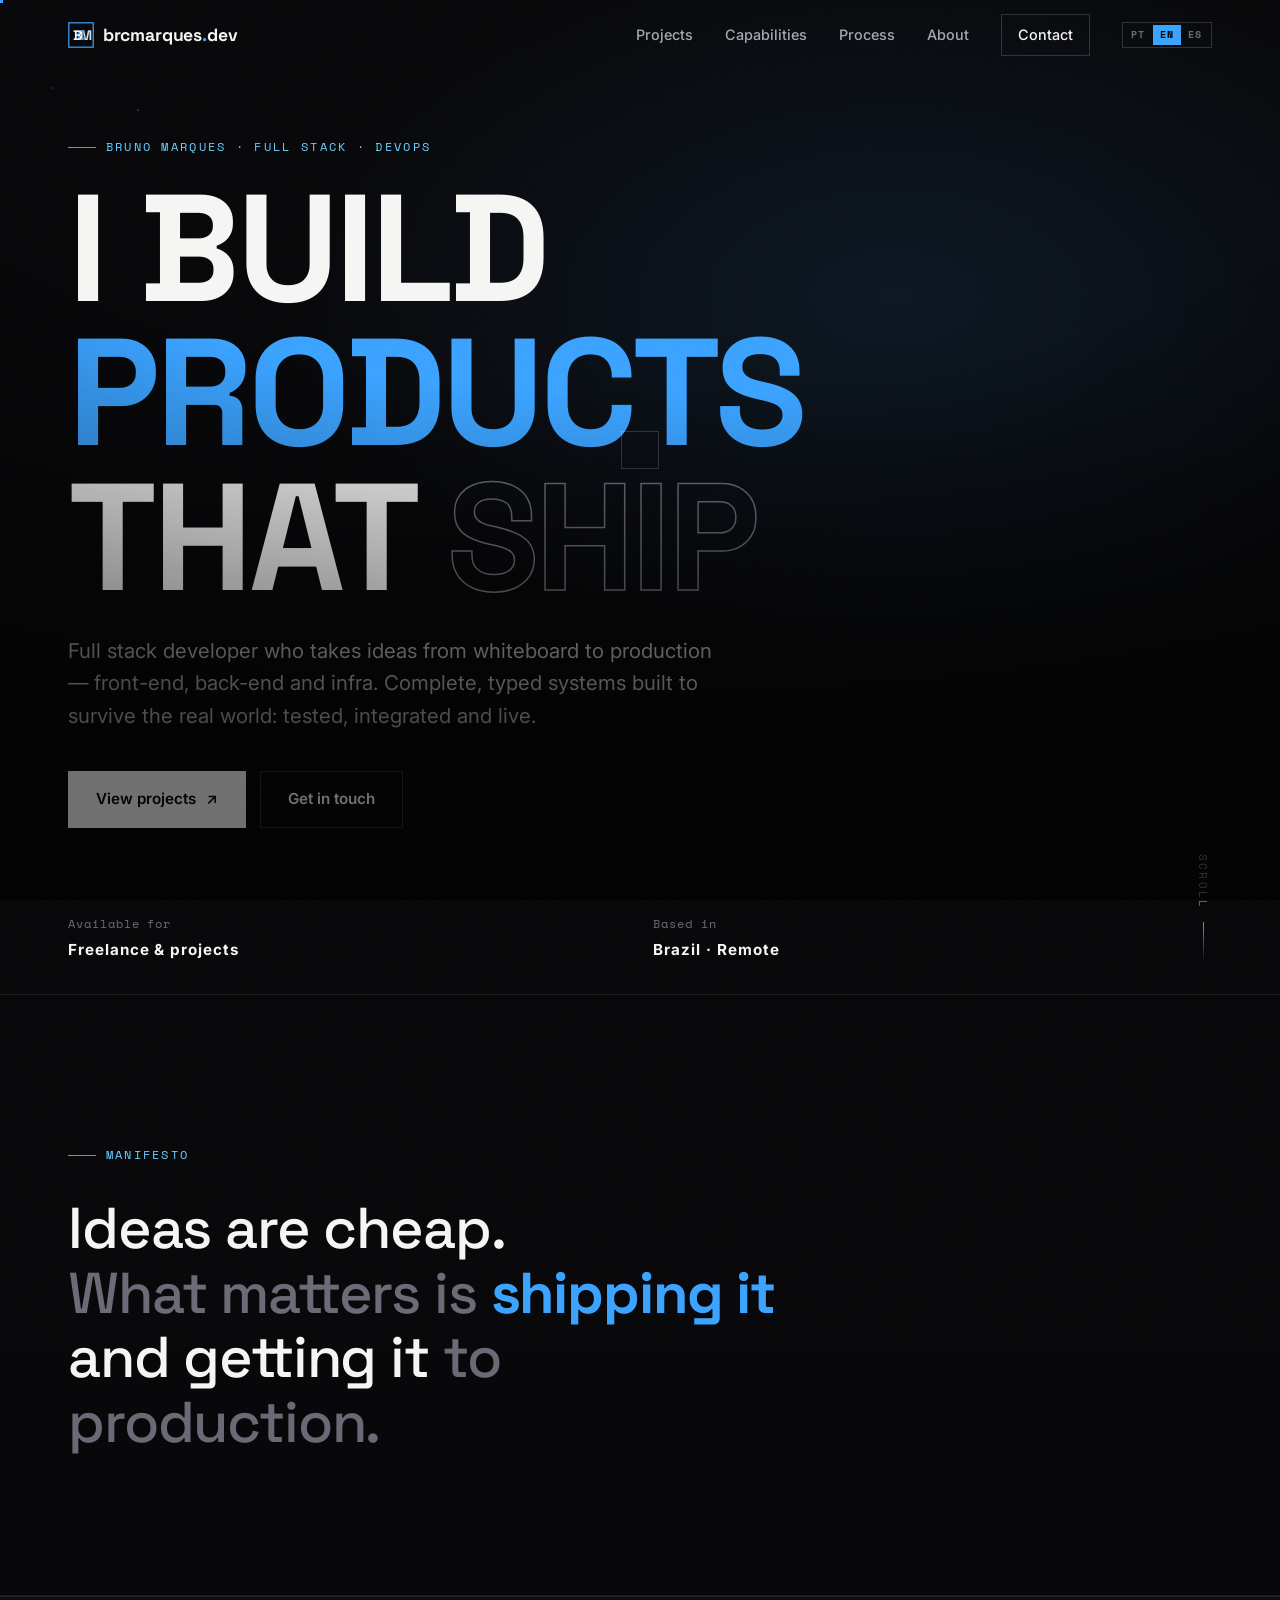
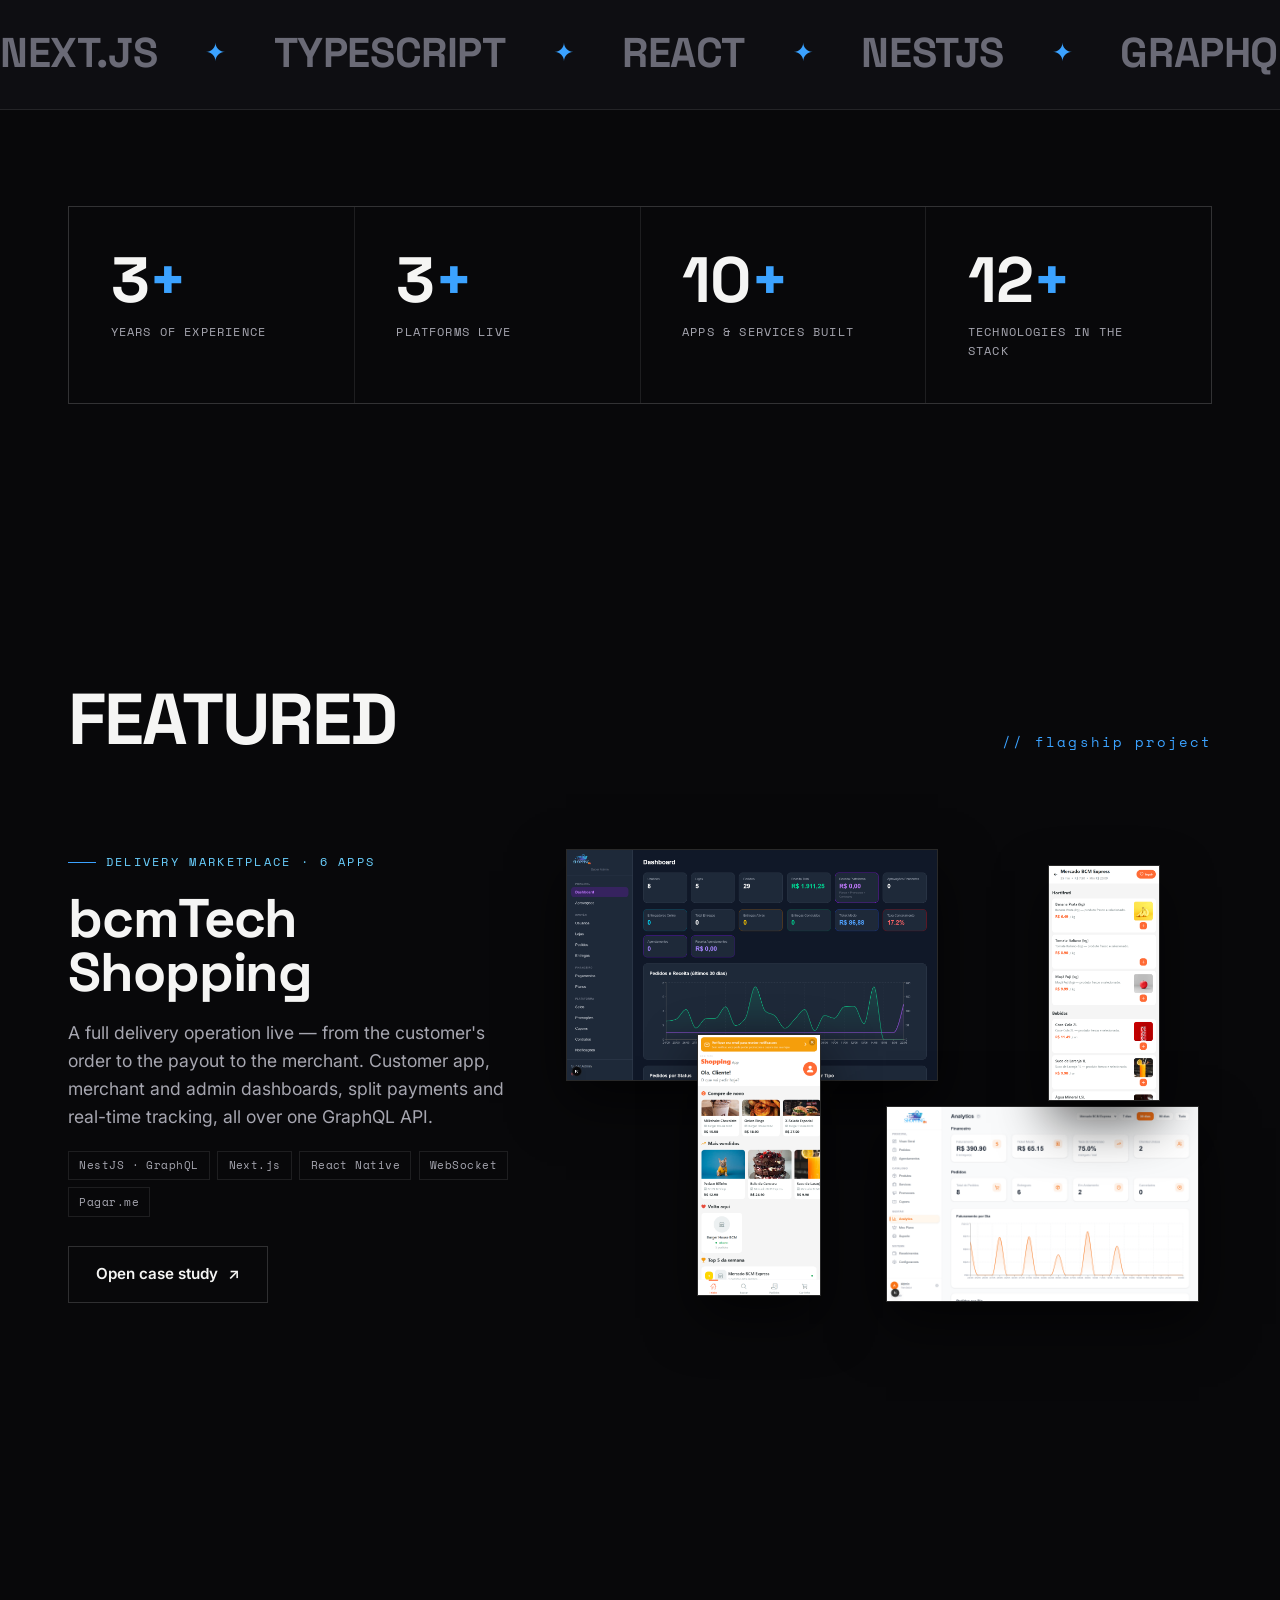
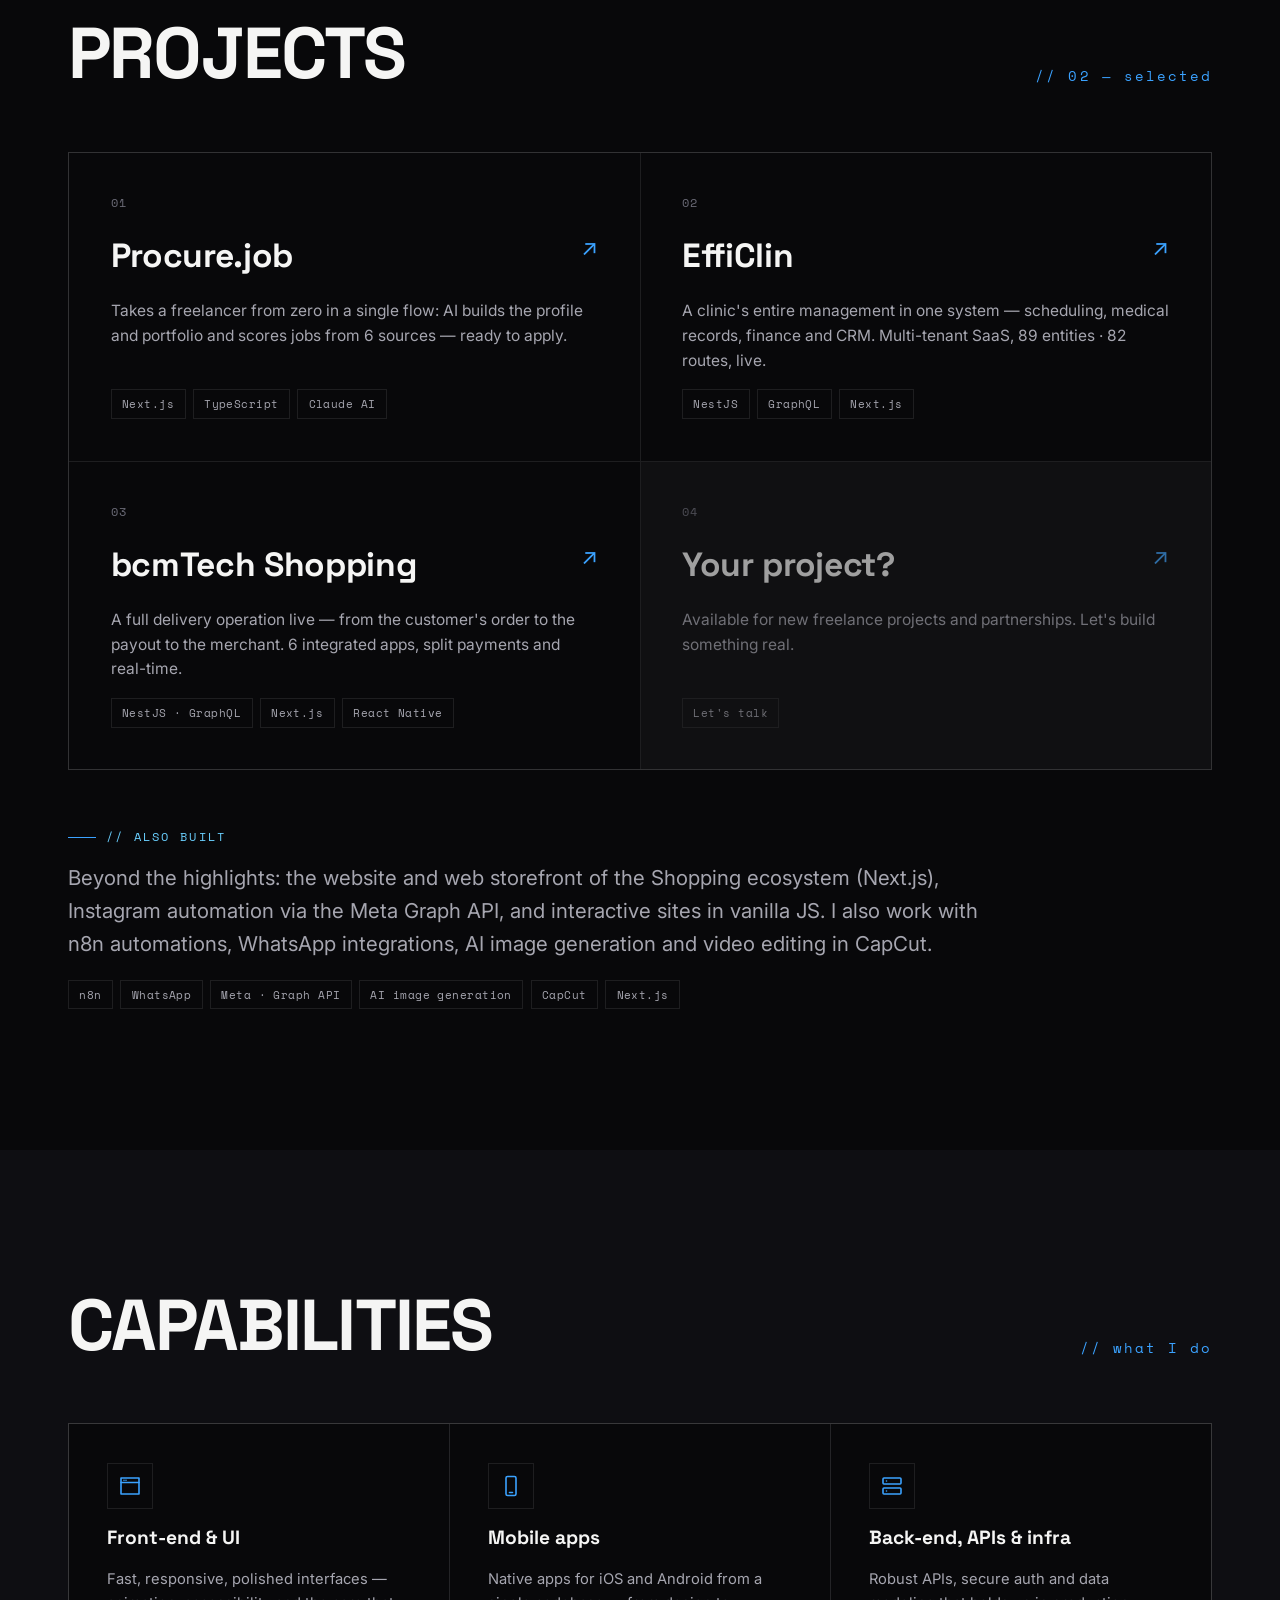
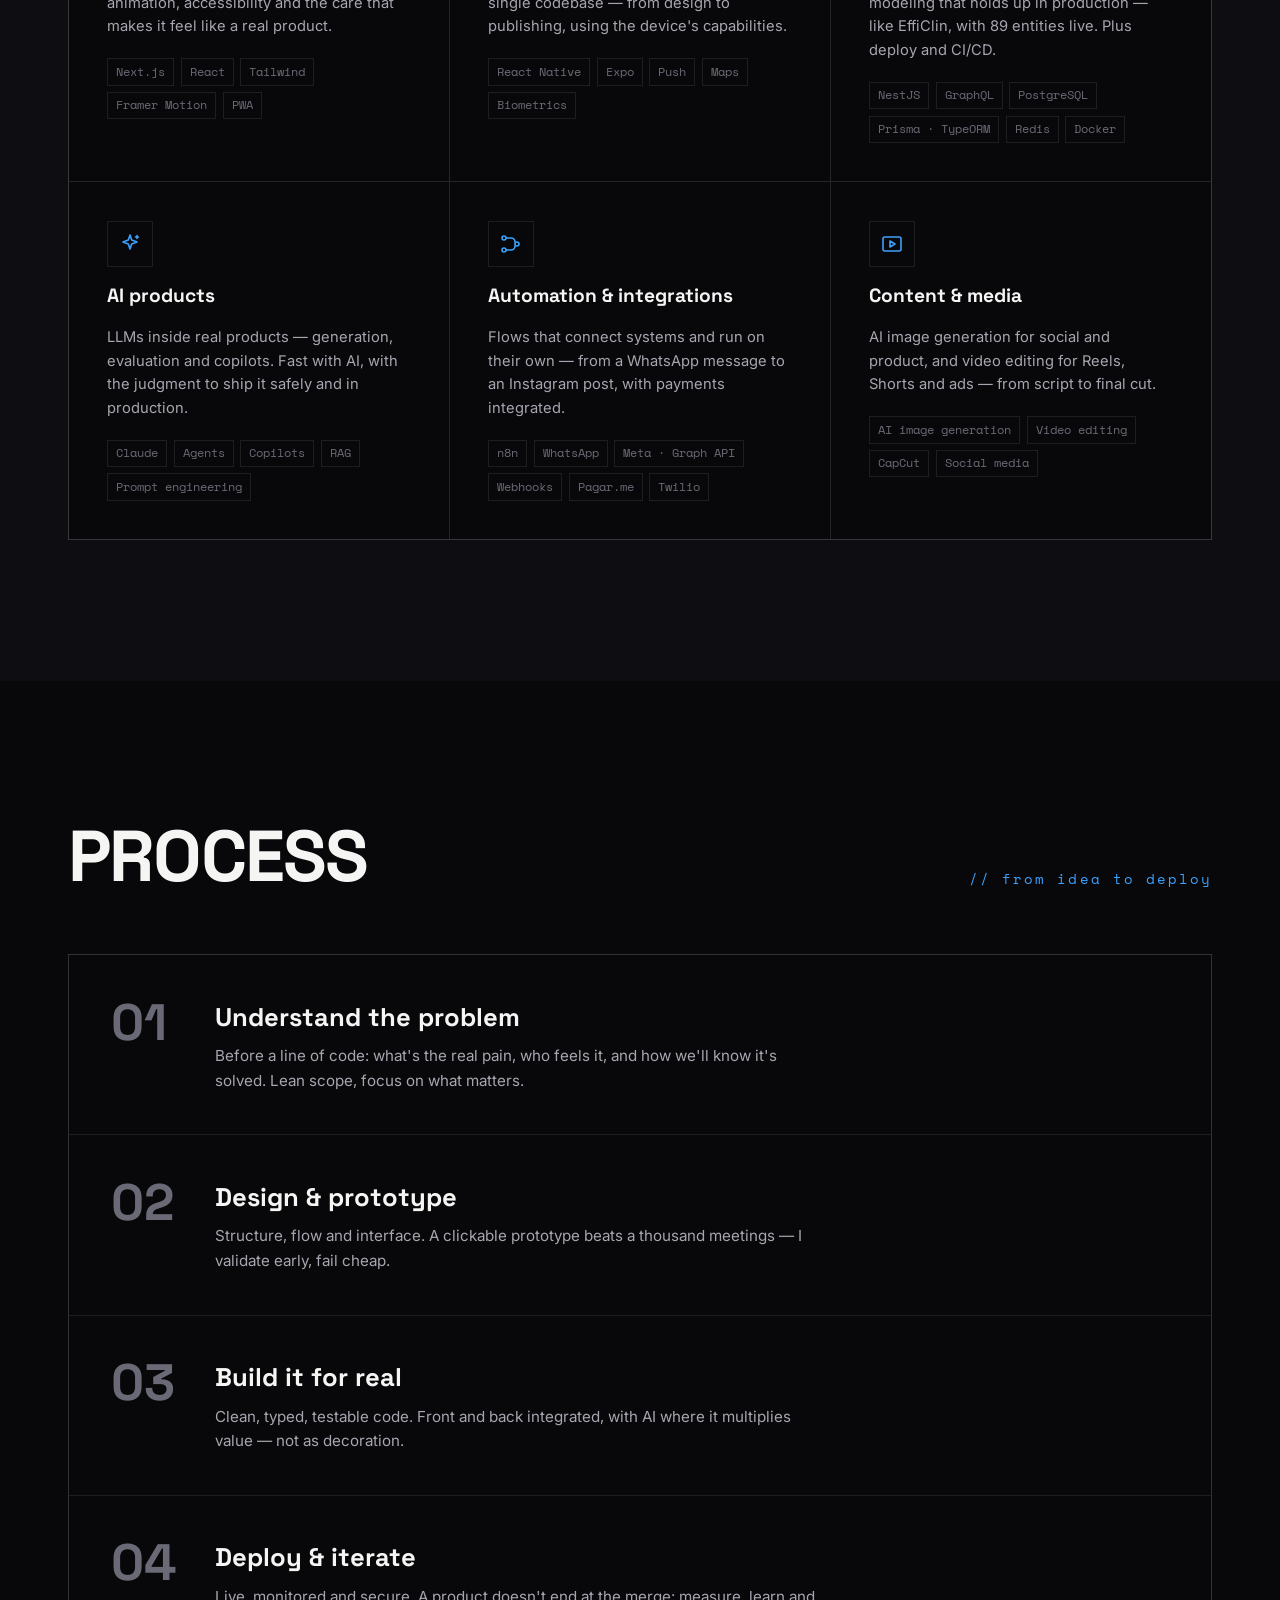
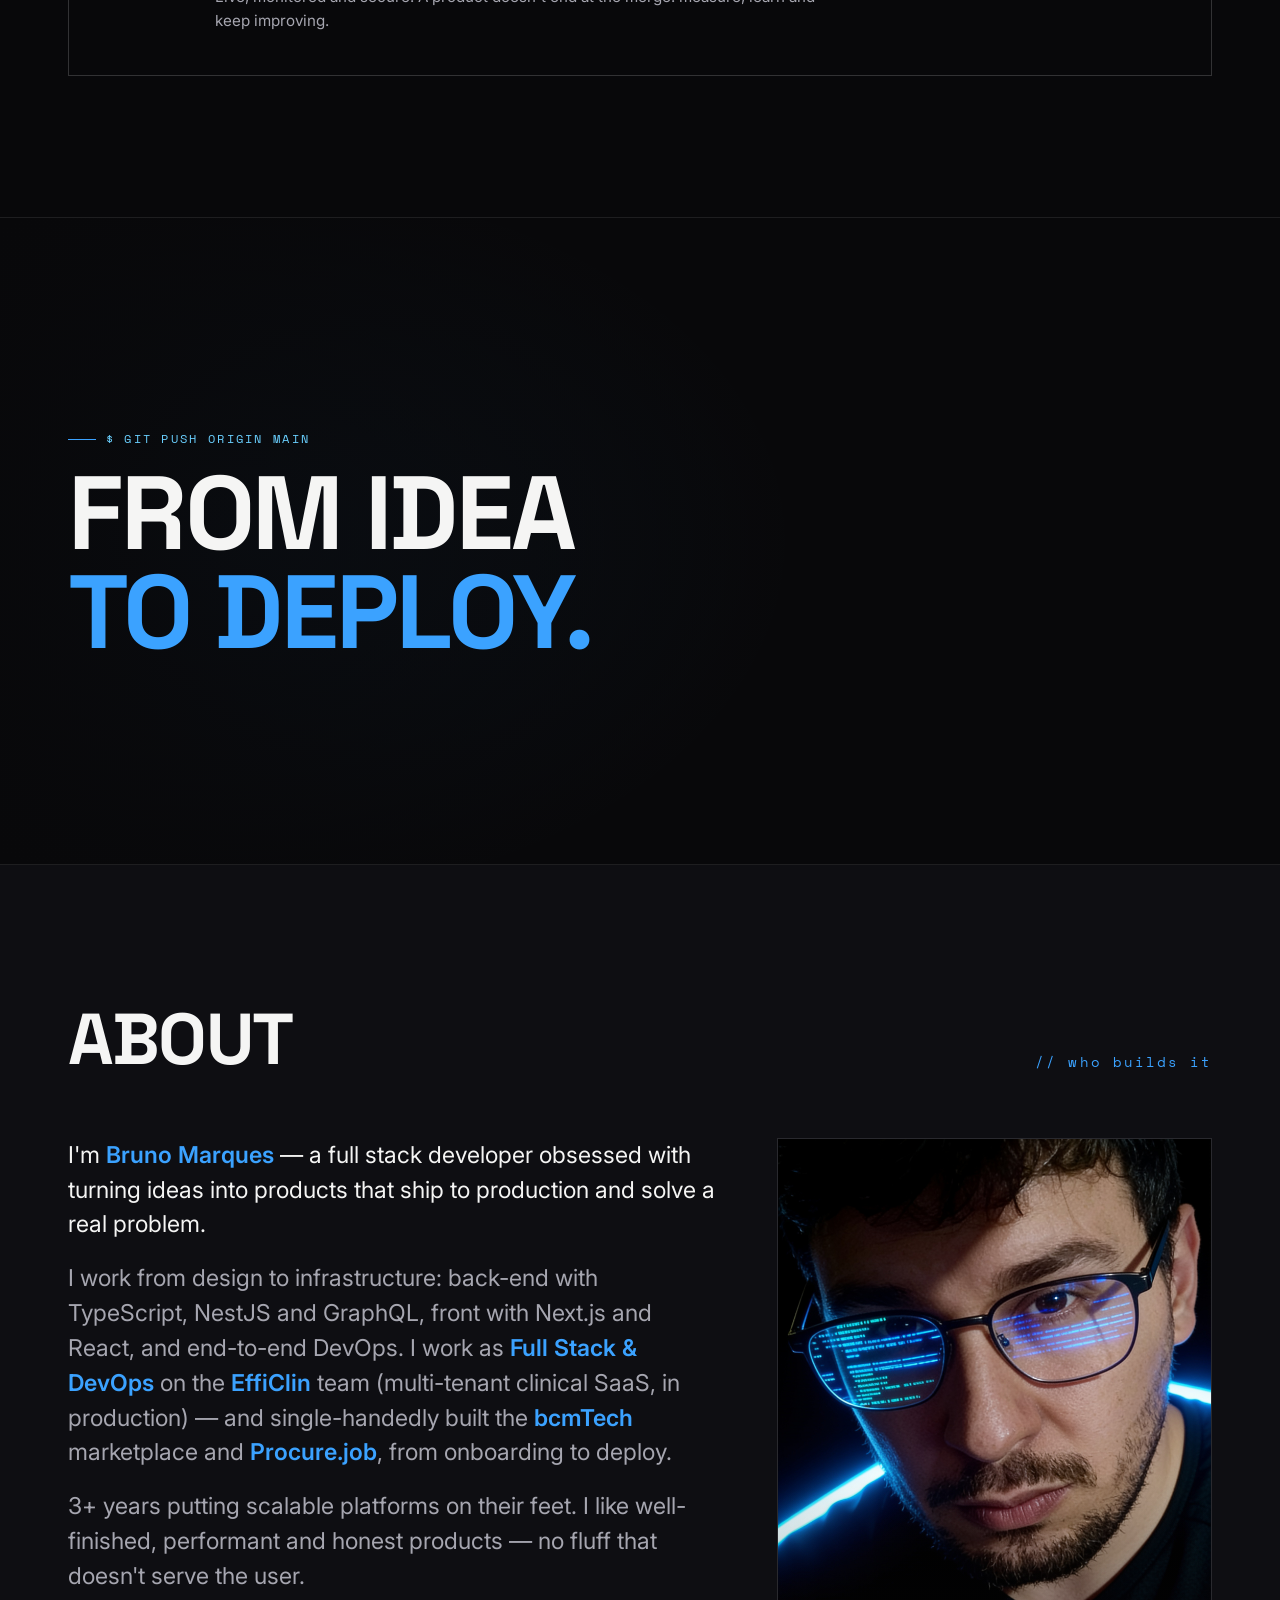
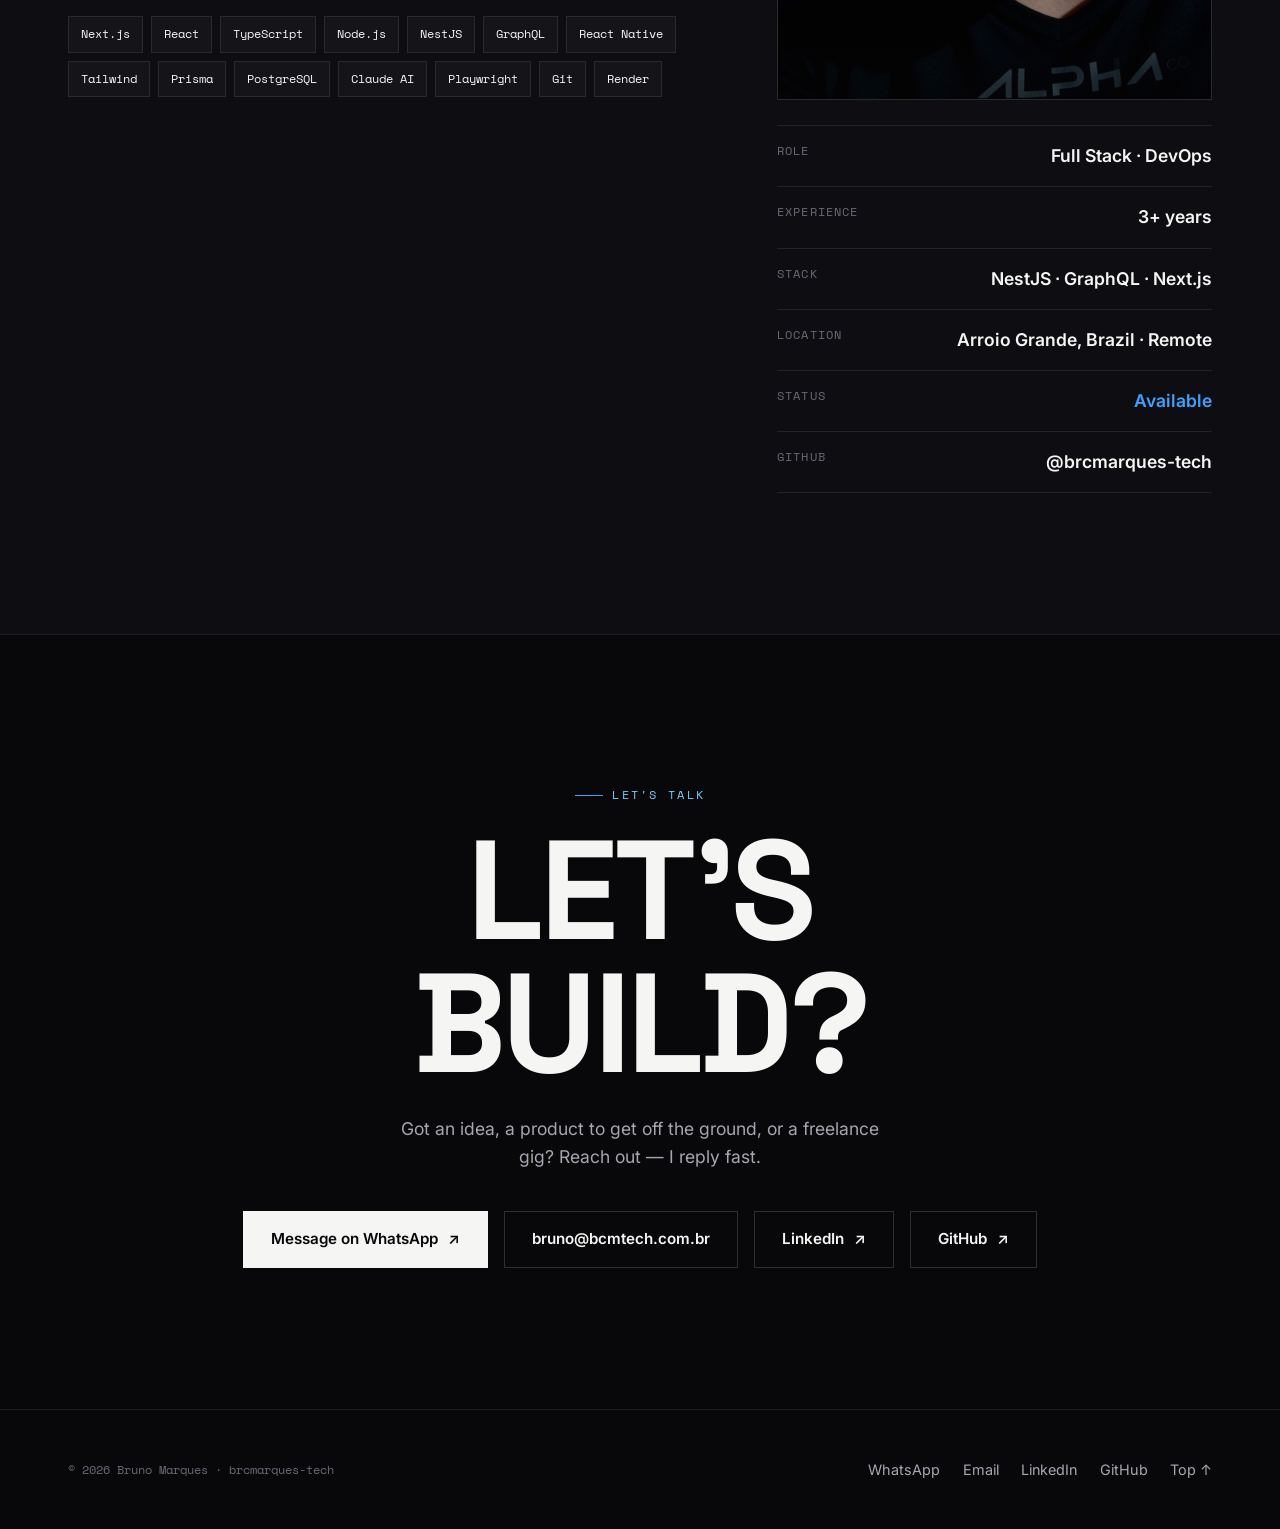
<file: index.html>
<!DOCTYPE html>
<html lang="pt-BR">
<head>
  <meta charset="UTF-8" />
  <meta name="viewport" content="width=device-width, initial-scale=1, viewport-fit=cover" />
  <title data-i18n="h_title">Bruno Marques — Desenvolvedor Full Stack</title>
  <meta name="description" data-i18n="h_desc" content="Portfólio de Bruno Marques (brcmarques-tech): desenvolvedor full stack — front-end, back-end e DevOps. bcmTech, EffiClin e Procure.job, da ideia ao deploy, em produção." />
  <meta name="theme-color" content="#08080a" />
  <meta name="author" content="Bruno Marques" />

  <!-- Open Graph -->
  <meta property="og:type" content="website" />
  <meta property="og:title" data-i18n="h_og_title" content="Bruno Marques — Desenvolvedor Full Stack" />
  <meta property="og:description" data-i18n="h_og_desc" content="Desenvolvedor full stack. Da ideia ao deploy. Procure.job e outros projetos." />
  <meta property="og:url" content="https://brcmarques-tech.github.io" />
  <meta property="og:image" content="https://brcmarques-tech.github.io/assets/img/me-portrait.jpg" />
  <meta name="twitter:card" content="summary_large_image" />
  <meta property="og:locale" content="pt_BR" />
  <meta property="og:locale:alternate" content="en_US" />
  <meta property="og:locale:alternate" content="es_ES" />

  <!-- i18n: SEO multilíngue (canonical é auto-referente por idioma via JS) -->
  <link rel="canonical" href="https://brcmarques-tech.github.io/" />
  <link rel="alternate" hreflang="pt-BR" href="https://brcmarques-tech.github.io/" />
  <link rel="alternate" hreflang="en" href="https://brcmarques-tech.github.io/?lang=en" />
  <link rel="alternate" hreflang="es" href="https://brcmarques-tech.github.io/?lang=es" />
  <link rel="alternate" hreflang="x-default" href="https://brcmarques-tech.github.io/" />

  <link rel="icon" href="assets/favicon.svg" type="image/svg+xml" />
  <link rel="preconnect" href="https://fonts.googleapis.com" />
  <link rel="preconnect" href="https://fonts.gstatic.com" crossorigin />
  <link href="https://fonts.googleapis.com/css2?family=Inter:wght@400;500;600;700&family=Space+Grotesk:wght@500;700&family=Space+Mono:wght@400;700&display=swap" rel="stylesheet" />
  <link rel="stylesheet" href="assets/css/style.css" />
</head>
<body>

  <!-- preloader -->
  <div class="preloader">
    <div class="pl-word"><span>brcmarques<b style="color:var(--accent)">.</b>dev</span></div>
    <div class="pl-count">000</div>
    <div class="pl-bar"></div>
  </div>

  <!-- fx layers -->
  <div class="grain" aria-hidden="true"></div>
  <div class="vignette" aria-hidden="true"></div>
  <div class="cursor-dot" aria-hidden="true"></div>
  <div class="cursor-ring" aria-hidden="true"></div>
  <div class="scroll-progress" aria-hidden="true"></div>

  <!-- nav -->
  <nav class="nav">
    <div class="wrap">
      <a href="#top" class="brand" data-i18n-aria="nav_home_aria" aria-label="Início">
        <svg class="mark" viewBox="0 0 32 32" fill="none" aria-hidden="true">
          <rect x="1" y="1" width="30" height="30" stroke="#3ba2ff" stroke-width="1.5"/>
          <g font-family="'Space Grotesk', system-ui, Arial, sans-serif" font-weight="700" font-size="17" text-anchor="middle">
            <text x="22" y="22" fill="#f5f5f4" opacity="0.9">M</text>
            <text x="16.5" y="22" fill="#3ba2ff" opacity="0.92">C</text>
            <text x="11" y="22" fill="#f5f5f4">B</text>
          </g>
        </svg>
        <span>brcmarques<b>.</b>dev</span>
      </a>
      <div class="nav-links">
        <a href="#projetos" data-i18n="nav_projects">Projetos</a>
        <a href="#capacidades" class="hide-sm" data-i18n="nav_caps">Capacidades</a>
        <a href="#processo" class="hide-sm" data-i18n="nav_process">Processo</a>
        <a href="#sobre" class="hide-sm" data-i18n="nav_about">Sobre</a>
        <a href="#contato" class="nav-cta" data-magnetic="0.25" data-i18n="nav_contact">Contato</a>
        <div class="lang" role="group" aria-label="Idioma / Language / Idioma">
          <button type="button" data-lang="pt">PT</button>
          <button type="button" data-lang="en">EN</button>
          <button type="button" data-lang="es">ES</button>
        </div>
      </div>
    </div>
  </nav>

  <!-- hero -->
  <header class="hero" id="top">
    <canvas id="hero-canvas" aria-hidden="true"></canvas>
    <div class="wrap">
      <span class="eyebrow r" data-i18n="h_hero_eyebrow">Bruno Marques · Full Stack · DevOps</span>
      <h1 class="display" data-split data-i18n="h_hero_title">
        Eu construo<br><span class="accent">produtos</span><br>que <span class="outline">vão pro</span> ar
      </h1>
      <p class="lead r d2" data-i18n="h_hero_lead">Desenvolvedor full stack que leva ideias da prancheta à produção — front-end, back-end e infra. Sistemas completos, tipados e que aguentam o mundo real: testados, integrados e no ar.</p>
      <div class="hero-actions r d3">
        <a href="#projetos" class="btn btn-solid" data-magnetic="0.3"><span data-i18n="h_btn_projects">Ver projetos</span> <span class="ar">↗</span></a>
        <a href="#contato" class="btn" data-magnetic="0.3"><span data-i18n="h_btn_talk">Falar comigo</span></a>
      </div>
    </div>
    <div class="hero-meta">
      <div class="wrap">
        <div class="item" data-i18n="h_meta_avail">Disponível para<b>Freelance & projetos</b></div>
        <div class="item" data-i18n="h_meta_base">Base<b>Brasil · Remoto</b></div>
        <div class="scroll-hint">SCROLL</div>
      </div>
    </div>
  </header>

  <main>
    <!-- manifesto -->
    <section class="manifesto" id="manifesto">
      <div class="wrap">
        <p class="eyebrow r" style="margin-bottom:2rem;">Manifesto</p>
        <p class="big" data-split data-i18n="h_manifesto">
          Ideias são baratas.<br><em>O que importa é</em> <b>colocar de pé</b><br>e fazer chegar <em>em produção.</em>
        </p>
      </div>
    </section>

    <!-- marquee -->
    <div class="marquee" aria-hidden="true">
      <div class="marquee-track">
        <span>Next.js</span><span>TypeScript</span><span>React</span><span>NestJS</span><span>GraphQL</span><span>Node.js</span><span>React Native</span><span>PostgreSQL</span><span>Claude AI</span><span>Tailwind</span><span>Playwright</span>
        <span>Next.js</span><span>TypeScript</span><span>React</span><span>NestJS</span><span>GraphQL</span><span>Node.js</span><span>React Native</span><span>PostgreSQL</span><span>Claude AI</span><span>Tailwind</span><span>Playwright</span>
      </div>
    </div>

    <!-- stats -->
    <section style="padding-top:clamp(3rem,8vw,6rem);">
      <div class="wrap">
        <div class="stats">
          <div class="stat r"><div class="num"><span data-count="3" data-suffix="">0</span><span class="suf">+</span></div><div class="lbl" data-i18n="h_stat_years">Anos de experiência</div></div>
          <div class="stat r d1"><div class="num"><span data-count="3" data-suffix="">0</span><span class="suf">+</span></div><div class="lbl" data-i18n="h_stat_platforms">Plataformas no ar</div></div>
          <div class="stat r d2"><div class="num"><span data-count="10" data-suffix="">0</span><span class="suf">+</span></div><div class="lbl" data-i18n="h_stat_apps">Apps & serviços construídos</div></div>
          <div class="stat r d3"><div class="num"><span data-count="12" data-suffix="">0</span><span class="suf">+</span></div><div class="lbl" data-i18n="h_stat_tech">Tecnologias no stack</div></div>
        </div>
      </div>
    </section>

    <!-- featured -->
    <section id="destaque">
      <div class="wrap">
        <div class="section-head">
          <h2 class="display r" data-i18n="h_featured_h2">Em destaque</h2>
          <span class="idx r d1" data-i18n="h_featured_idx">// projeto principal</span>
        </div>
        <a class="featured r" href="projects/bcm-shopping.html" data-i18n-aria="h_featured_aria" aria-label="Abrir case bcmTech Shopping">
          <div class="inner">
            <div class="copy">
              <span class="eyebrow" data-i18n="h_feat_eyebrow">Marketplace de delivery · 6 apps</span>
              <h3>bcmTech Shopping</h3>
              <p class="muted" data-i18n="h_feat_desc">Uma operação de delivery inteira no ar — do pedido do cliente ao repasse pro lojista. App do cliente, painéis de lojista e admin, pagamento com split e rastreamento em tempo real, tudo sobre uma API GraphQL.</p>
              <div class="tags">
                <span class="tag">NestJS · GraphQL</span><span class="tag">Next.js</span><span class="tag">React Native</span><span class="tag">WebSocket</span><span class="tag">Pagar.me</span>
              </div>
              <span class="btn" style="align-self:start;margin-top:0.6rem;"><span data-i18n="h_feat_btn">Abrir case</span> <span class="ar">↗</span></span>
            </div>
            <div class="feat-gallery">
              <figure class="fcard web c1"><img src="assets/img/bcm-shopping/sa-dashboard.png" data-i18n-alt="h_feat_alt1" alt="Painel super-admin (web)" loading="lazy" /></figure>
              <figure class="fcard phone c2"><img src="assets/img/bcm-shopping/app-home.png" data-i18n-alt="h_feat_alt2" alt="App do cliente — home" loading="lazy" /></figure>
              <figure class="fcard web c3"><img src="assets/img/bcm-shopping/vendor-analytics.png" data-i18n-alt="h_feat_alt3" alt="Analytics do lojista (web)" loading="lazy" /></figure>
              <figure class="fcard phone c4"><img src="assets/img/bcm-shopping/app-loja.png" data-i18n-alt="h_feat_alt4" alt="App do cliente — loja" loading="lazy" /></figure>
              <span class="feat-swipe" data-i18n="h_feat_swipe">deslize →</span>
            </div>
          </div>
        </a>
      </div>
    </section>

    <!-- projects grid -->
    <section id="projetos">
      <div class="wrap">
        <div class="section-head">
          <h2 class="display r" data-i18n="h_projects_h2">Projetos</h2>
          <span class="idx r d1" data-i18n="h_projects_idx">// 02 — selecionados</span>
        </div>
        <div class="projects">
          <a class="proj r" href="projects/procure-job.html">
            <span class="num-tag">01</span>
            <div class="top"><h3>Procure.job</h3><span class="arrow">↗</span></div>
            <p data-i18n="h_p1_desc">Tira o freelancer do zero num fluxo só: a IA gera perfil e portfólio e pontua vagas de 6 fontes — pronto pra se candidatar.</p>
            <div class="tags"><span class="tag">Next.js</span><span class="tag">TypeScript</span><span class="tag">Claude AI</span></div>
          </a>
          <a class="proj r d1" href="projects/efficlin.html">
            <span class="num-tag">02</span>
            <div class="top"><h3>EffiClin</h3><span class="arrow">↗</span></div>
            <p data-i18n="h_p2_desc">A gestão inteira da clínica num sistema só — agenda, prontuário, financeiro e CRM. SaaS multi-tenant, 89 entidades · 82 rotas, no ar.</p>
            <div class="tags"><span class="tag">NestJS</span><span class="tag">GraphQL</span><span class="tag">Next.js</span></div>
          </a>
          <a class="proj r d2" href="projects/bcm-shopping.html">
            <span class="num-tag">03</span>
            <div class="top"><h3>bcmTech Shopping</h3><span class="arrow">↗</span></div>
            <p data-i18n="h_p3_desc">Uma operação de delivery inteira no ar — do pedido do cliente ao repasse pro lojista. 6 apps integrados, pagamento com split e tempo real.</p>
            <div class="tags"><span class="tag">NestJS · GraphQL</span><span class="tag">Next.js</span><span class="tag">React Native</span></div>
          </a>
          <a class="proj soon r d3" href="projects/seu-projeto.html">
            <span class="num-tag">04</span>
            <div class="top"><h3 data-i18n="h_p4_title">Seu projeto?</h3><span class="arrow">↗</span></div>
            <p data-i18n="h_p4_desc">Disponível para novos projetos freelance e parcerias. Bora construir algo de verdade.</p>
            <div class="tags"><span class="tag" data-i18n="h_p4_tag">Vamos conversar</span></div>
          </a>
        </div>
        <div class="more-work r" style="margin-top:clamp(2.2rem,5vw,3.6rem);">
          <span class="eyebrow" style="display:flex;margin-bottom:1rem;" data-i18n="h_more_label">// também já fiz</span>
          <p class="lead" style="max-width:70ch;" data-i18n="h_more_desc">Além dos destaques: o site e o storefront web do ecossistema Shopping (Next.js), automação de Instagram via Meta Graph API e sites interativos em JS puro. Também trabalho com automações no n8n, integrações de WhatsApp, geração de imagens com IA e edição de vídeo no CapCut.</p>
          <div class="tags" style="margin-top:1.2rem;"><span class="tag">n8n</span><span class="tag">WhatsApp</span><span class="tag">Meta · Graph API</span><span class="tag" data-i18n="h_tag_img">Geração de imagens · IA</span><span class="tag">CapCut</span><span class="tag">Next.js</span></div>
        </div>
      </div>
    </section>

    <!-- capabilities -->
    <section id="capacidades" style="background:var(--bg-2);">
      <div class="wrap">
        <div class="section-head">
          <h2 class="display r" data-i18n="h_caps_h2">Capacidades</h2>
          <span class="idx r d1" data-i18n="h_caps_idx">// o que eu faço</span>
        </div>
        <div class="caps">
          <div class="cap r">
            <div class="ic"><svg viewBox="0 0 24 24" aria-hidden="true"><rect x="3" y="4" width="18" height="16"/><path d="M3 8.5h18"/><path d="M6 6.2h.01M8 6.2h.01"/></svg></div>
            <h4 data-i18n="h_cap1_h">Front-end & UI</h4>
            <p data-i18n="h_cap1_p">Interfaces rápidas, responsivas e com acabamento — animação, acessibilidade e aquele capricho que faz parecer produto de verdade.</p>
            <ul><li>Next.js</li><li>React</li><li>Tailwind</li><li>Framer Motion</li><li>PWA</li></ul>
          </div>
          <div class="cap r d1">
            <div class="ic"><svg viewBox="0 0 24 24" aria-hidden="true"><rect x="7" y="2.5" width="10" height="19" rx="1.6"/><path d="M10.5 18.5h3"/></svg></div>
            <h4 data-i18n="h_cap2_h">Apps mobile</h4>
            <p data-i18n="h_cap2_p">Apps nativos pra iOS e Android com uma base de código só — do design à publicação, usando recursos do aparelho.</p>
            <ul><li>React Native</li><li>Expo</li><li>Push</li><li data-i18n="h_cap2_maps">Mapas</li><li data-i18n="h_cap2_bio">Biometria</li></ul>
          </div>
          <div class="cap r d2">
            <div class="ic"><svg viewBox="0 0 24 24" aria-hidden="true"><rect x="3" y="4" width="18" height="6" rx="1"/><rect x="3" y="14" width="18" height="6" rx="1"/><path d="M6.5 7h.01M6.5 17h.01"/></svg></div>
            <h4 data-i18n="h_cap3_h">Back-end, APIs & infra</h4>
            <p data-i18n="h_cap3_p">APIs robustas, auth segura e modelagem que aguenta produção — caso da EffiClin, com 89 entidades em produção. Mais deploy e CI/CD.</p>
            <ul><li>NestJS</li><li>GraphQL</li><li>PostgreSQL</li><li>Prisma · TypeORM</li><li>Redis</li><li>Docker</li></ul>
          </div>
          <div class="cap r d3">
            <div class="ic"><svg viewBox="0 0 24 24" aria-hidden="true"><path d="M12 3l1.7 5.1L19 10l-5.3 1.9L12 17l-1.7-5.1L5 10l5.3-1.9z"/><path d="M19 3.5v3M20.5 5h-3"/></svg></div>
            <h4 data-i18n="h_cap4_h">Produtos com IA</h4>
            <p data-i18n="h_cap4_p">LLMs dentro de produtos reais — geração, avaliação e copilotos. Rápido com IA, com o julgamento pra entregar seguro e em produção.</p>
            <ul><li>Claude</li><li data-i18n="h_cap4_agents">Agentes</li><li data-i18n="h_cap4_copilots">Copilotos</li><li>RAG</li><li>Prompt engineering</li></ul>
          </div>
          <div class="cap r d4">
            <div class="ic"><svg viewBox="0 0 24 24" aria-hidden="true"><circle cx="5" cy="6" r="2"/><circle cx="5" cy="18" r="2"/><circle cx="18" cy="12" r="2"/><path d="M7 6h5a4 4 0 0 1 4 4M7 18h5a4 4 0 0 0 4-4"/></svg></div>
            <h4 data-i18n="h_cap5_h">Automação & integrações</h4>
            <p data-i18n="h_cap5_p">Fluxos que conectam sistemas e rodam sozinhos — do disparo no WhatsApp ao post no Instagram, com pagamentos integrados.</p>
            <ul><li>n8n</li><li>WhatsApp</li><li>Meta · Graph API</li><li>Webhooks</li><li>Pagar.me</li><li>Twilio</li></ul>
          </div>
          <div class="cap r d5">
            <div class="ic"><svg viewBox="0 0 24 24" aria-hidden="true"><rect x="3" y="5" width="18" height="14" rx="2"/><path d="M10 9l5 3-5 3z"/></svg></div>
            <h4 data-i18n="h_cap6_h">Conteúdo & mídia</h4>
            <p data-i18n="h_cap6_p">Geração de imagens com IA pra social e produto, e edição de vídeo pra Reels, Shorts e anúncios — do roteiro ao corte final.</p>
            <ul><li data-i18n="h_cap6_img">Geração de imagens · IA</li><li data-i18n="h_cap6_video">Edição de vídeo</li><li>CapCut</li><li>Social media</li></ul>
          </div>
        </div>
      </div>
    </section>

    <!-- process -->
    <section id="processo">
      <div class="wrap">
        <div class="section-head">
          <h2 class="display r" data-i18n="h_proc_h2">Processo</h2>
          <span class="idx r d1" data-i18n="h_proc_idx">// da ideia ao deploy</span>
        </div>
        <div class="timeline">
          <div class="step r"><div class="no">01</div><div><h4 data-i18n="h_step1_h">Entender o problema</h4><p data-i18n="h_step1_p">Antes de uma linha de código: qual é a dor real, quem sente, e como saberemos que resolveu. Escopo enxuto, foco no que importa.</p></div></div>
          <div class="step r d1"><div class="no">02</div><div><h4 data-i18n="h_step2_h">Desenhar & prototipar</h4><p data-i18n="h_step2_p">Estrutura, fluxo e interface. Um protótipo navegável vale mais que mil reuniões — valido cedo, erro barato.</p></div></div>
          <div class="step r d2"><div class="no">03</div><div><h4 data-i18n="h_step3_h">Construir de verdade</h4><p data-i18n="h_step3_p">Código limpo, tipado e testável. Front e back integrados, com IA onde ela multiplica valor — não como enfeite.</p></div></div>
          <div class="step r d3"><div class="no">04</div><div><h4 data-i18n="h_step4_h">Deploy & iterar</h4><p data-i18n="h_step4_p">No ar, monitorado e seguro. Produto não termina no merge: mede, aprende e melhora continuamente.</p></div></div>
        </div>
      </div>
    </section>

    <!-- cinematic band -->
    <section class="band" aria-label="Modo build">
      <div class="band-img" data-parallax="0.16" style="background-image:url('assets/img/me-band.jpg')"></div>
      <div class="band-overlay"></div>
      <div class="wrap band-content">
        <span class="eyebrow r" style="color:var(--accent-2);">$ git push origin main</span>
        <p class="display band-quote r d1" data-split data-i18n="h_band">Da ideia<br><span class="accent">ao deploy.</span></p>
      </div>
    </section>

    <!-- about -->
    <section id="sobre" style="background:var(--bg-2);">
      <div class="wrap">
        <div class="section-head">
          <h2 class="display r" data-i18n="h_about_h2">Sobre</h2>
          <span class="idx r d1" data-i18n="h_about_idx">// quem constrói</span>
        </div>
        <div class="about-grid">
          <div class="bio">
            <p class="first r" data-i18n="h_bio1">Sou <strong>Bruno Marques</strong> — desenvolvedor full stack obcecado por transformar ideias em produtos que vão pra produção e resolvem um problema de verdade.</p>
            <p class="r d1" data-i18n="h_bio2">Trabalho do design à infraestrutura: back-end com TypeScript, NestJS e GraphQL, front com Next.js e React, e DevOps de ponta a ponta. Atuo como <strong>Full Stack & DevOps</strong> no time da <strong>EffiClin</strong> (SaaS clínico multi-tenant, em produção) — e construí sozinho o marketplace <strong>bcmTech</strong> e o <strong>Procure.job</strong>, do onboarding ao deploy.</p>
            <p class="r d2" data-i18n="h_bio3">3+ anos colocando plataformas escaláveis de pé. Gosto de produto bem acabado, performático e honesto — sem firula que não serve ao usuário.</p>
            <div class="skill-list r d3">
              <span class="skill">Next.js</span><span class="skill">React</span><span class="skill">TypeScript</span><span class="skill">Node.js</span><span class="skill">NestJS</span><span class="skill">GraphQL</span><span class="skill">React Native</span><span class="skill">Tailwind</span><span class="skill">Prisma</span><span class="skill">PostgreSQL</span><span class="skill">Claude AI</span><span class="skill">Playwright</span><span class="skill">Git</span><span class="skill">Render</span>
            </div>
          </div>
          <div class="r d1">
            <figure class="about-photo">
              <img src="assets/img/me-portrait.jpg" alt="Bruno Marques" loading="lazy" />
            </figure>
            <div class="facts">
              <div class="fact"><span class="k" data-i18n="h_fact_role_k">Função</span><span class="v">Full Stack · DevOps</span></div>
              <div class="fact"><span class="k" data-i18n="h_fact_exp_k">Experiência</span><span class="v" data-i18n="h_fact_exp_v">3+ anos</span></div>
              <div class="fact"><span class="k">Stack</span><span class="v">NestJS · GraphQL · Next.js</span></div>
              <div class="fact"><span class="k" data-i18n="h_fact_loc_k">Local</span><span class="v" data-i18n="h_fact_loc_v">Arroio Grande, RS · Remoto</span></div>
              <div class="fact"><span class="k" data-i18n="h_fact_status_k">Status</span><span class="v" style="color:var(--accent)" data-i18n="h_fact_status_v">Disponível</span></div>
              <div class="fact"><span class="k">GitHub</span><span class="v">@brcmarques-tech</span></div>
            </div>
          </div>
        </div>
      </div>
    </section>

    <!-- CTA -->
    <section class="cta" id="contato">
      <div class="wrap">
        <span class="eyebrow r" style="justify-content:center;" data-i18n="h_cta_eyebrow">Vamos conversar</span>
        <h2 class="display r d1" style="margin-top:1.2rem;">
          <a href="mailto:bruno@bcmtech.com.br" data-magnetic="0.15" data-i18n="h_cta_h2">Bora<br>construir?</a>
        </h2>
        <p class="sub r d2" data-i18n="h_cta_sub">Tem uma ideia, um produto pra tirar do papel ou um freela? Me chama — respondo rápido.</p>
        <div class="cta-links r d3">
          <a href="https://wa.me/5553991971031?text=Oi%20Bruno!%20Vi%20seu%20portf%C3%B3lio%20e%20queria%20conversar%20sobre%20um%20projeto." target="_blank" rel="noopener" class="btn btn-solid" data-magnetic="0.3"><span data-i18n="h_cta_wa">Chamar no WhatsApp</span> <span class="ar">↗</span></a>
          <a href="mailto:bruno@bcmtech.com.br" class="btn" data-magnetic="0.3"><span>bruno@bcmtech.com.br</span></a>
          <a href="https://www.linkedin.com/in/bruno-marques-2516ab214" target="_blank" rel="noopener" class="btn" data-magnetic="0.3"><span>LinkedIn</span> <span class="ar">↗</span></a>
          <a href="https://github.com/brcmarques-tech" target="_blank" rel="noopener" class="btn" data-magnetic="0.3"><span>GitHub</span> <span class="ar">↗</span></a>
        </div>
      </div>
    </section>
  </main>

  <footer class="footer">
    <div class="wrap">
      <span class="copy">© <span data-year>2026</span> Bruno Marques · brcmarques-tech</span>
      <div class="links">
        <a href="https://wa.me/5553991971031" target="_blank" rel="noopener">WhatsApp</a>
        <a href="mailto:bruno@bcmtech.com.br" data-i18n="foot_email">E-mail</a>
        <a href="https://www.linkedin.com/in/bruno-marques-2516ab214" target="_blank" rel="noopener">LinkedIn</a>
        <a href="https://github.com/brcmarques-tech" target="_blank" rel="noopener">GitHub</a>
        <a href="#top" data-i18n="foot_top">Topo ↑</a>
      </div>
    </div>
  </footer>

  <script src="assets/js/i18n-dict.js"></script>
  <script src="assets/js/i18n.js"></script>
  <script src="assets/js/lenis.min.js"></script>
  <script src="assets/js/main.js"></script>
</body>
</html>
</file>
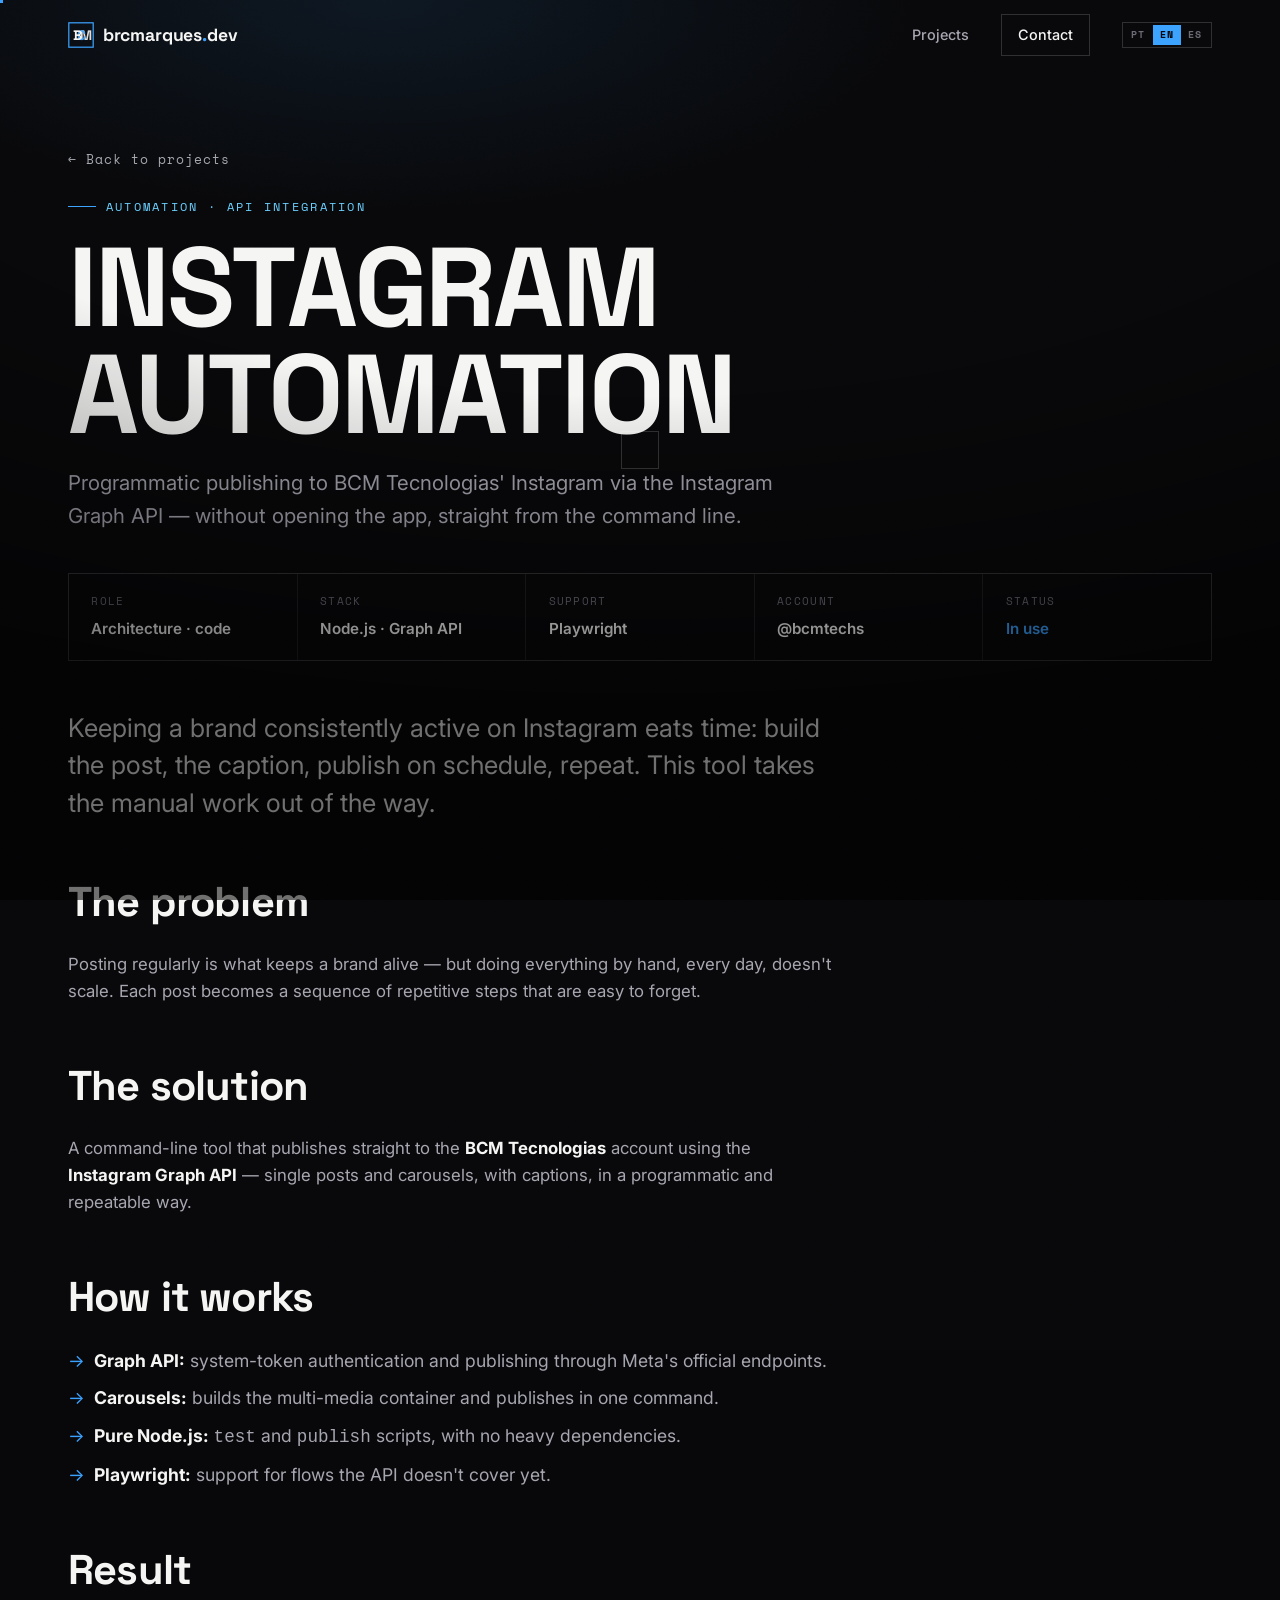
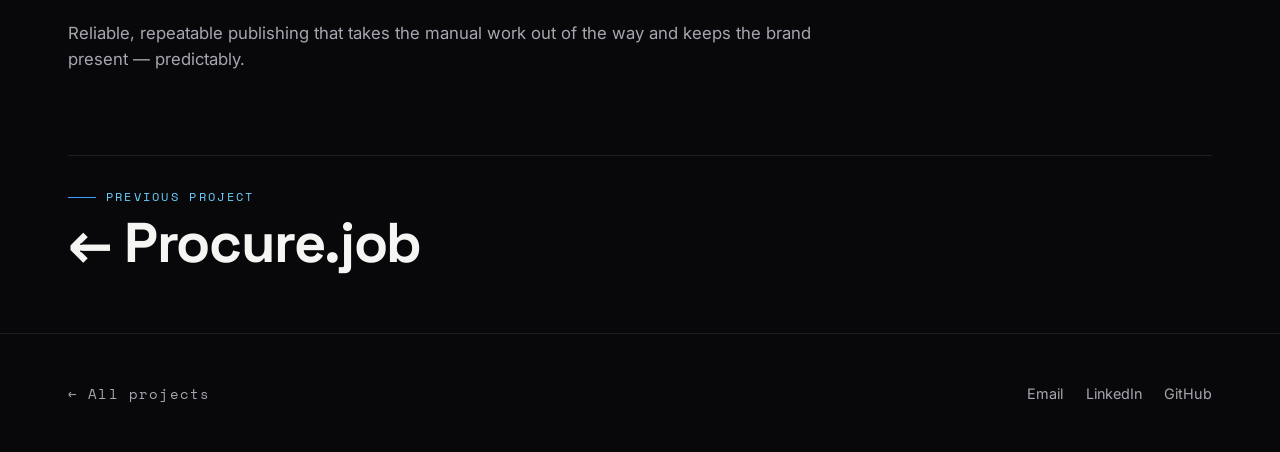
<file: projects/bcm-instagram.html>
<!DOCTYPE html>
<html lang="pt-BR">
<head>
  <meta charset="UTF-8" />
  <meta name="viewport" content="width=device-width, initial-scale=1, viewport-fit=cover" />
  <title data-i18n="ig_title">Automação Instagram — Case · Bruno Marques</title>
  <meta name="description" data-i18n="ig_desc" content="Publicação programática no Instagram via Graph API. Case de automação por Bruno Marques." />
  <meta name="theme-color" content="#08080a" />
  <link rel="canonical" href="https://brcmarques-tech.github.io/projects/bcm-instagram.html" />
  <link rel="alternate" hreflang="pt-BR" href="https://brcmarques-tech.github.io/projects/bcm-instagram.html" />
  <link rel="alternate" hreflang="en" href="https://brcmarques-tech.github.io/projects/bcm-instagram.html?lang=en" />
  <link rel="alternate" hreflang="es" href="https://brcmarques-tech.github.io/projects/bcm-instagram.html?lang=es" />
  <link rel="alternate" hreflang="x-default" href="https://brcmarques-tech.github.io/projects/bcm-instagram.html" />
  <link rel="icon" href="../assets/favicon.svg" type="image/svg+xml" />
  <link rel="preconnect" href="https://fonts.googleapis.com" />
  <link rel="preconnect" href="https://fonts.gstatic.com" crossorigin />
  <link href="https://fonts.googleapis.com/css2?family=Inter:wght@400;500;600;700&family=Space+Grotesk:wght@500;700&family=Space+Mono:wght@400;700&display=swap" rel="stylesheet" />
  <link rel="stylesheet" href="../assets/css/style.css" />
</head>
<body>
  <div class="grain" aria-hidden="true"></div>
  <div class="vignette" aria-hidden="true"></div>
  <div class="cursor-dot" aria-hidden="true"></div>
  <div class="cursor-ring" aria-hidden="true"></div>
  <div class="scroll-progress" aria-hidden="true"></div>

  <nav class="nav">
    <div class="wrap">
      <a href="../index.html" class="brand">
        <svg class="mark" viewBox="0 0 32 32" fill="none" aria-hidden="true">
          <rect x="1" y="1" width="30" height="30" stroke="#3ba2ff" stroke-width="1.5"/>
          <g font-family="'Space Grotesk', system-ui, Arial, sans-serif" font-weight="700" font-size="17" text-anchor="middle">
            <text x="22" y="22" fill="#f5f5f4" opacity="0.9">M</text>
            <text x="16.5" y="22" fill="#3ba2ff" opacity="0.92">C</text>
            <text x="11" y="22" fill="#f5f5f4">B</text>
          </g>
        </svg>
        <span>brcmarques<b>.</b>dev</span>
      </a>
      <div class="nav-links">
        <a href="../index.html#projetos" data-i18n="nav_projects">Projetos</a>
        <a href="../index.html#contato" class="nav-cta" data-magnetic="0.25" data-i18n="nav_contact">Contato</a>
        <div class="lang" role="group" aria-label="Idioma / Language / Idioma">
          <button type="button" data-lang="pt">PT</button>
          <button type="button" data-lang="en">EN</button>
          <button type="button" data-lang="es">ES</button>
        </div>
      </div>
    </div>
  </nav>

  <header class="case-hero">
    <div class="wrap">
      <a href="../index.html#projetos" class="back" data-i18n="back_projects">← Voltar aos projetos</a>
      <span class="eyebrow r" style="display:flex;margin-top:1.6rem;" data-i18n="ig_eyebrow">Automação · Integração de API</span>
      <h1 class="display" data-split data-i18n="ig_h1">Automação<br>Instagram</h1>
      <p class="lead r d2" style="max-width:56ch;" data-i18n="ig_lead">Publicação programática no Instagram da BCM Tecnologias via Instagram Graph API — sem abrir o app, direto da linha de comando.</p>

      <div class="case-meta r d3">
        <div class="item"><div class="k" data-i18n="m_role">Função</div><div class="v" data-i18n="ig_m_role_v">Arquitetura · código</div></div>
        <div class="item"><div class="k">Stack</div><div class="v">Node.js · Graph API</div></div>
        <div class="item"><div class="k" data-i18n="m_support">Apoio</div><div class="v">Playwright</div></div>
        <div class="item"><div class="k" data-i18n="m_account">Conta</div><div class="v">@bcmtechs</div></div>
        <div class="item"><div class="k" data-i18n="m_status">Status</div><div class="v" style="color:var(--accent)" data-i18n="v_inuse">Em uso</div></div>
      </div>
    </div>
  </header>

  <main class="wrap">
    <div class="prose">
      <p class="big r" data-i18n="ig_big">Manter a marca ativa no Instagram com consistência consome tempo: montar post, legenda, publicar no horário, repetir. Essa ferramenta tira o trabalho manual do caminho.</p>

      <h2 class="r" data-i18n="h2_problem">O problema</h2>
      <p class="r" data-i18n="ig_problem">Postar com regularidade é o que mantém a marca viva — mas fazer tudo na mão, todo dia, não escala. Cada publicação vira uma sequência de passos repetitivos e sujeitos a esquecimento.</p>

      <h2 class="r" data-i18n="h2_solution">A solução</h2>
      <p class="r" data-i18n="ig_solution">Uma ferramenta de linha de comando que publica direto na conta da <strong>BCM Tecnologias</strong> usando a <strong>Instagram Graph API</strong> — posts simples e carrosséis, com legenda, de forma programática e repetível.</p>

      <h2 class="r" data-i18n="h2_how">Como funciona</h2>
      <ul class="r">
        <li data-i18n="ig_how1"><strong>Graph API:</strong> autenticação por token de sistema e publicação pelos endpoints oficiais da Meta.</li>
        <li data-i18n="ig_how2"><strong>Carrosséis:</strong> monta o container de mídia múltipla e publica em um comando.</li>
        <li data-i18n="ig_how3"><strong>Node.js puro:</strong> scripts <code>testar</code> e <code>publicar</code>, sem dependências pesadas.</li>
        <li data-i18n="ig_how4"><strong>Playwright:</strong> apoio para fluxos que a API ainda não cobre.</li>
      </ul>

      <h2 class="r" data-i18n="h2_result">Resultado</h2>
      <p class="r" data-i18n="ig_result">Publicação confiável e repetível, que tira o trabalho manual do caminho e mantém a marca presente — com previsibilidade.</p>
    </div>

    <div class="spacer"></div>
    <div class="divider"></div>
    <div class="spacer-sm"></div>
    <a href="procure-job.html" class="prose r" style="display:block;text-decoration:none;">
      <span class="eyebrow" style="display:flex;" data-i18n="prev_project">Projeto anterior</span>
      <span class="display" style="font-size:clamp(2rem,6vw,3.5rem);display:block;margin-top:0.6rem;">← Procure.job</span>
    </a>
  </main>

  <footer class="footer" style="margin-top:4rem;">
    <div class="wrap">
      <a href="../index.html#projetos" class="back" data-i18n="foot_all_projects">← Todos os projetos</a>
      <div class="links">
        <a href="mailto:bruno@bcmtech.com.br" data-i18n="foot_email">E-mail</a>
        <a href="https://www.linkedin.com/in/bruno-marques-2516ab214" target="_blank" rel="noopener">LinkedIn</a>
        <a href="https://github.com/brcmarques-tech" target="_blank" rel="noopener">GitHub</a>
      </div>
    </div>
  </footer>

  <script src="../assets/js/i18n-dict.js"></script>
  <script src="../assets/js/i18n.js"></script>
  <script src="../assets/js/lenis.min.js"></script>
  <script src="../assets/js/main.js"></script>
</body>
</html>
</file>
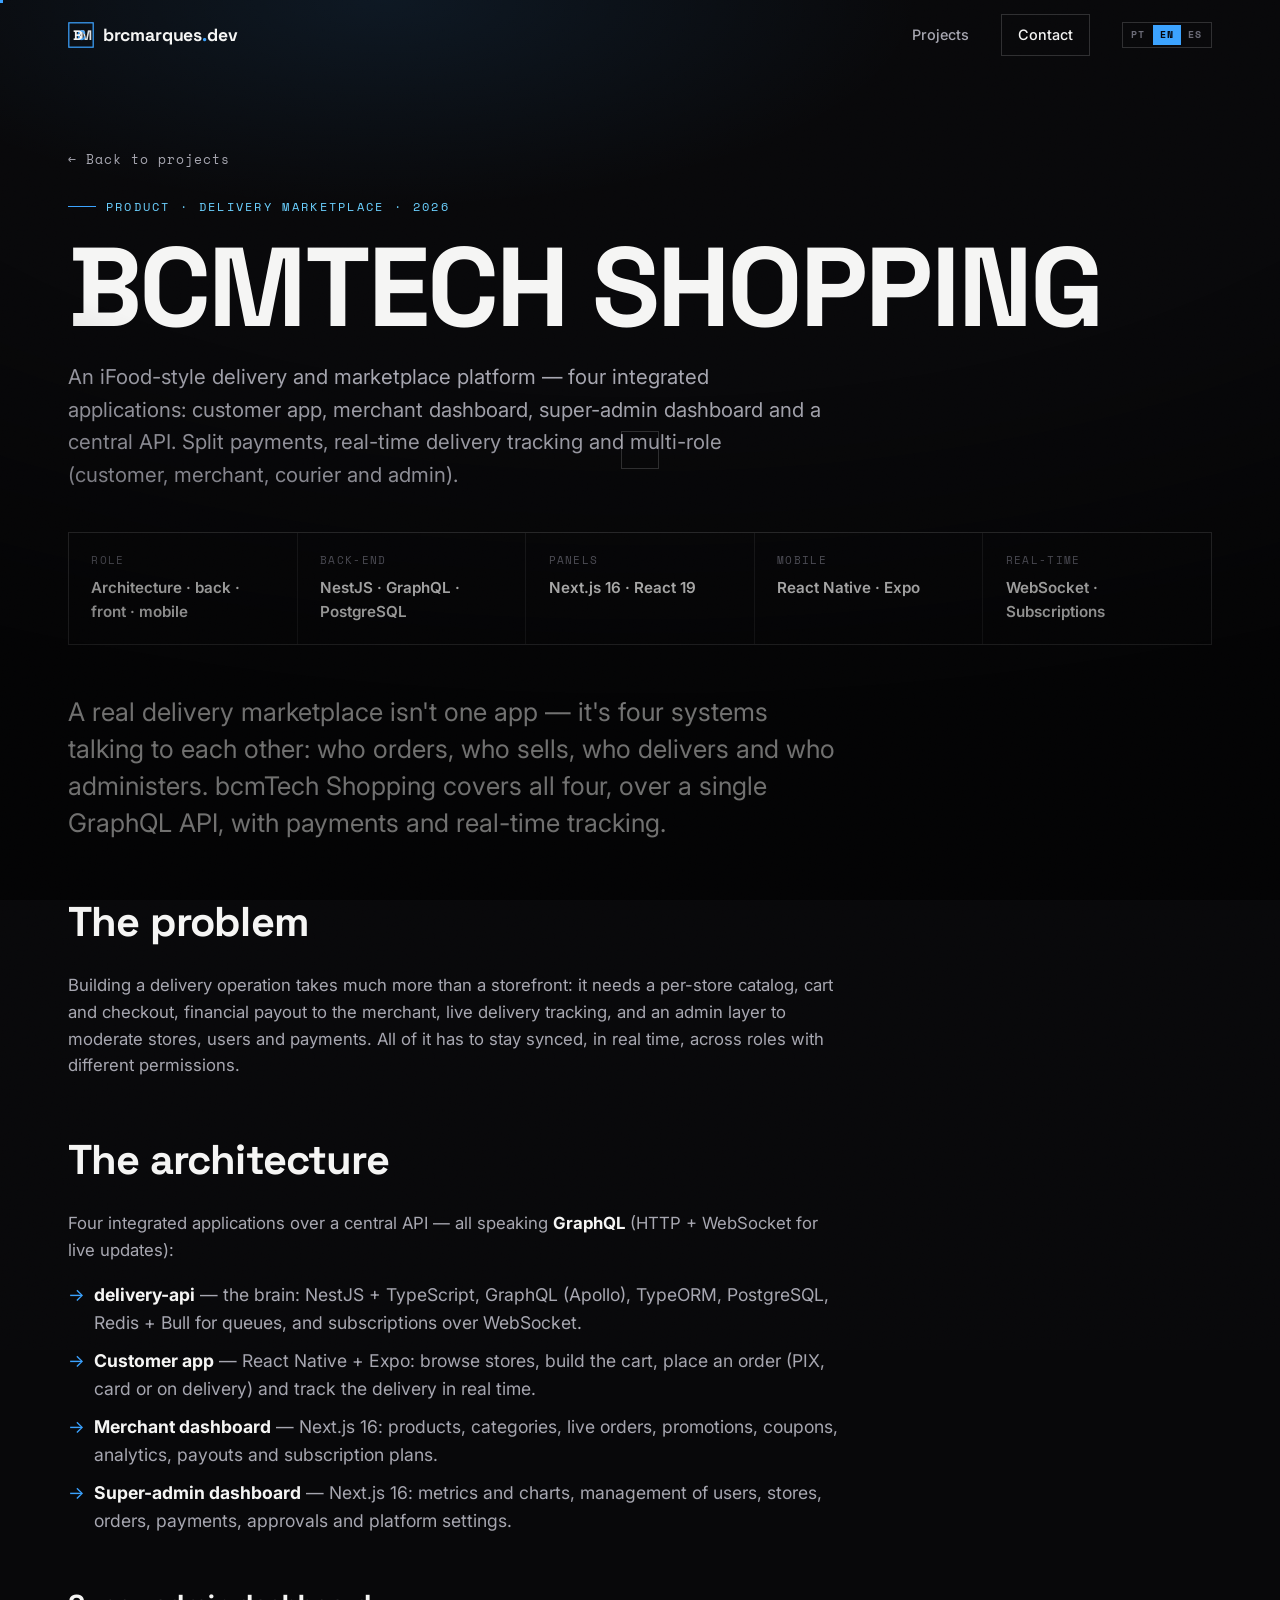
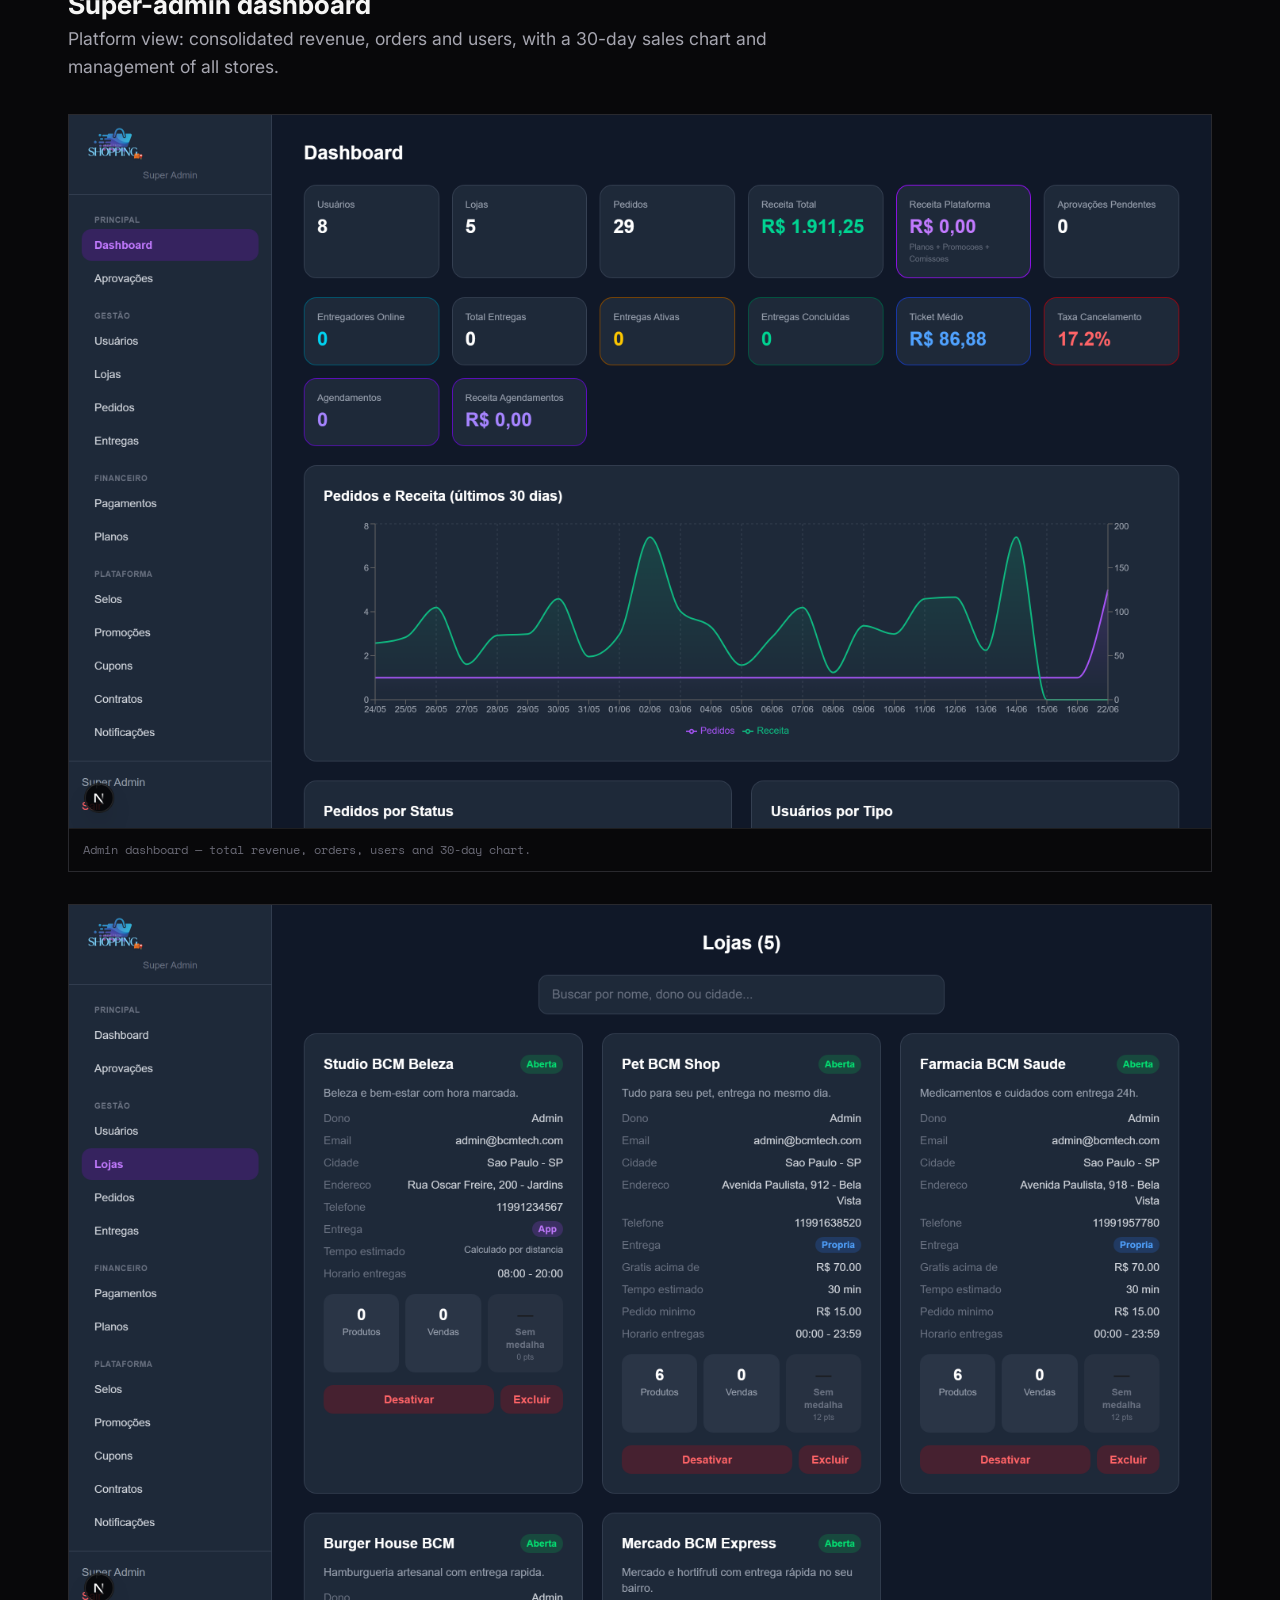
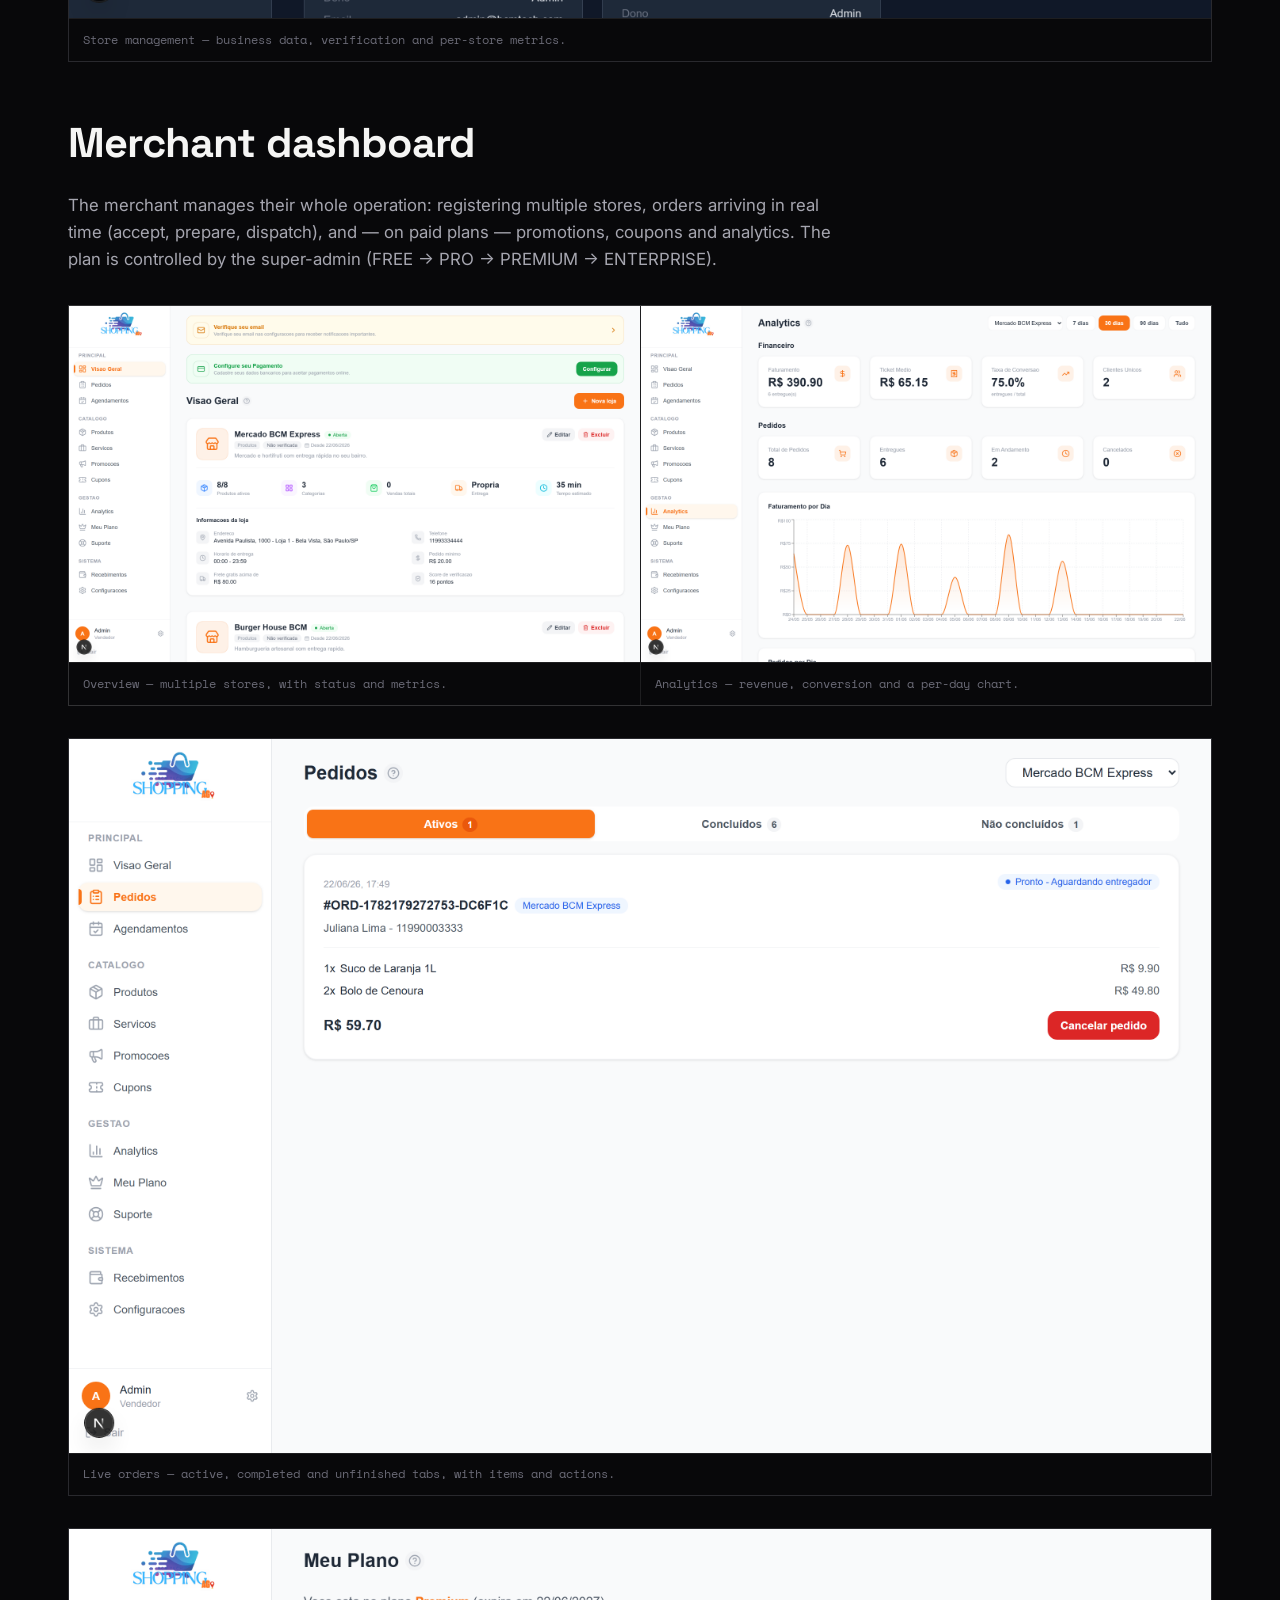
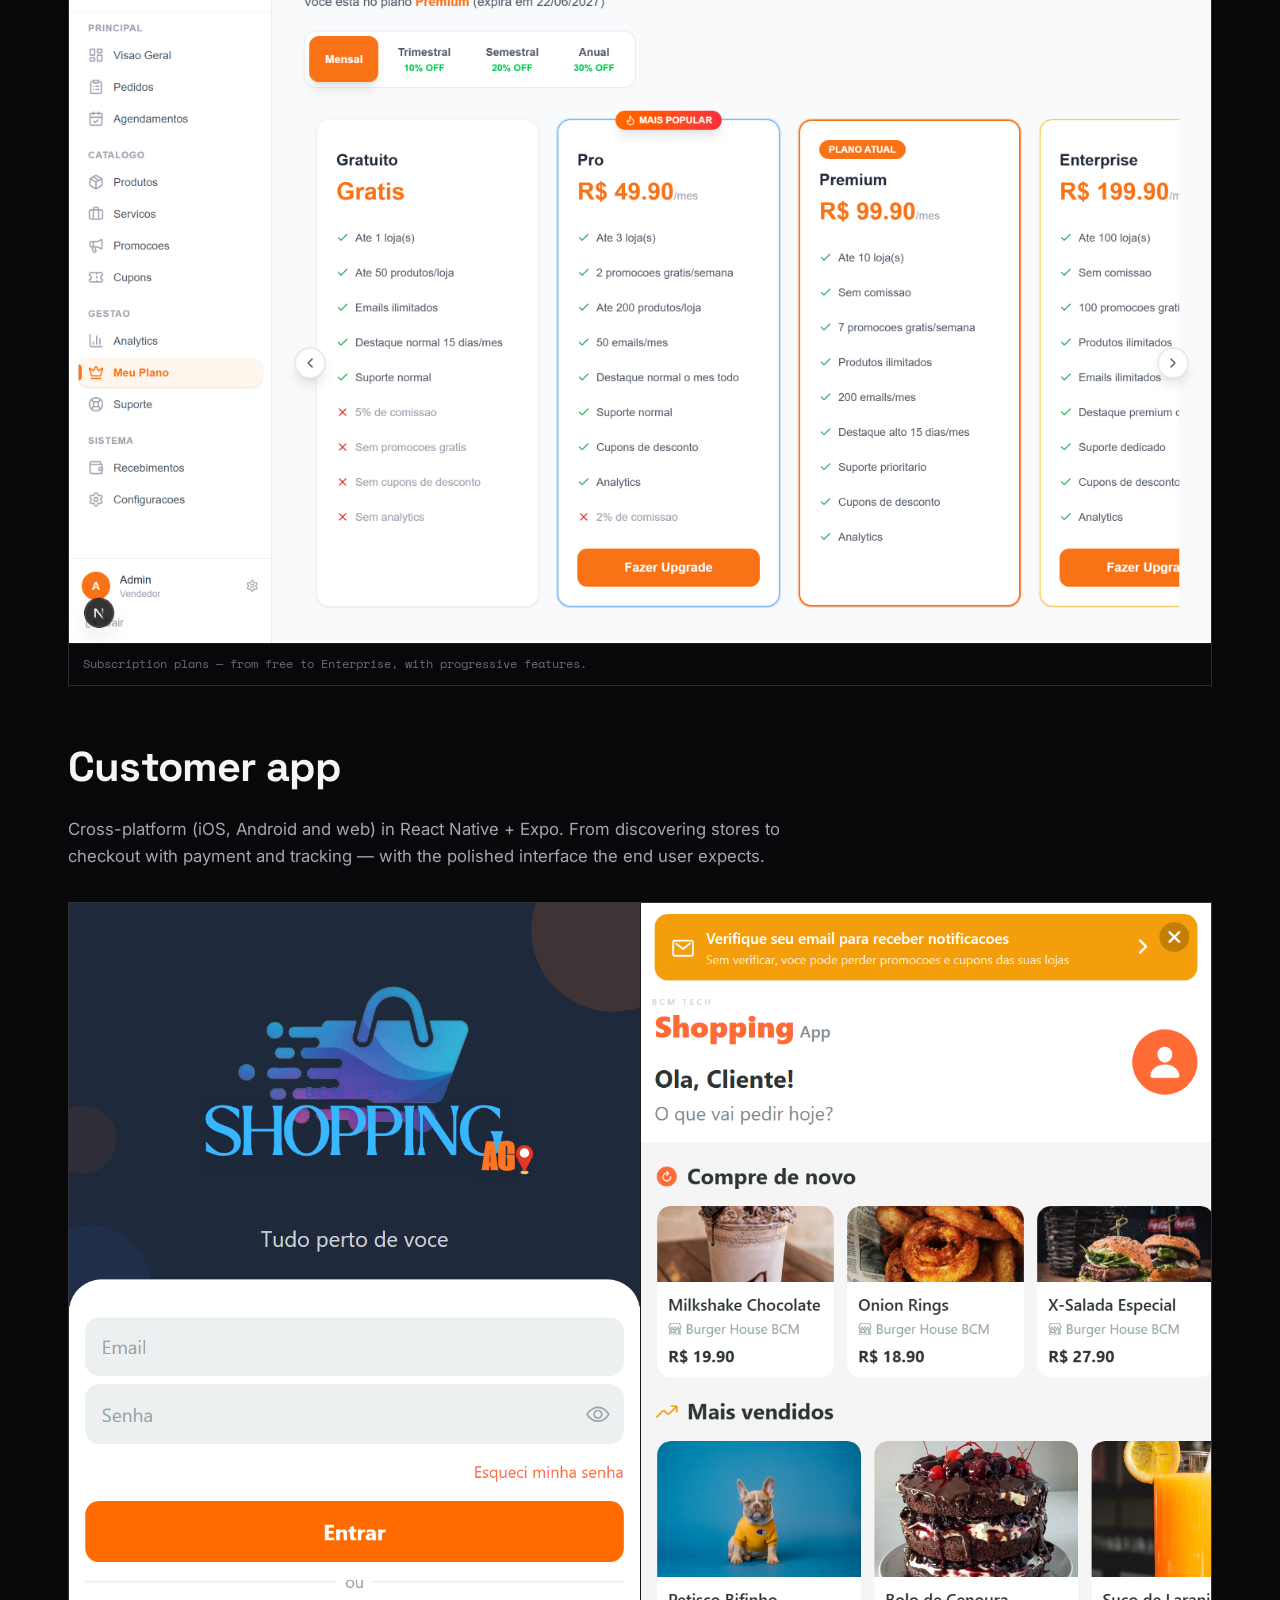
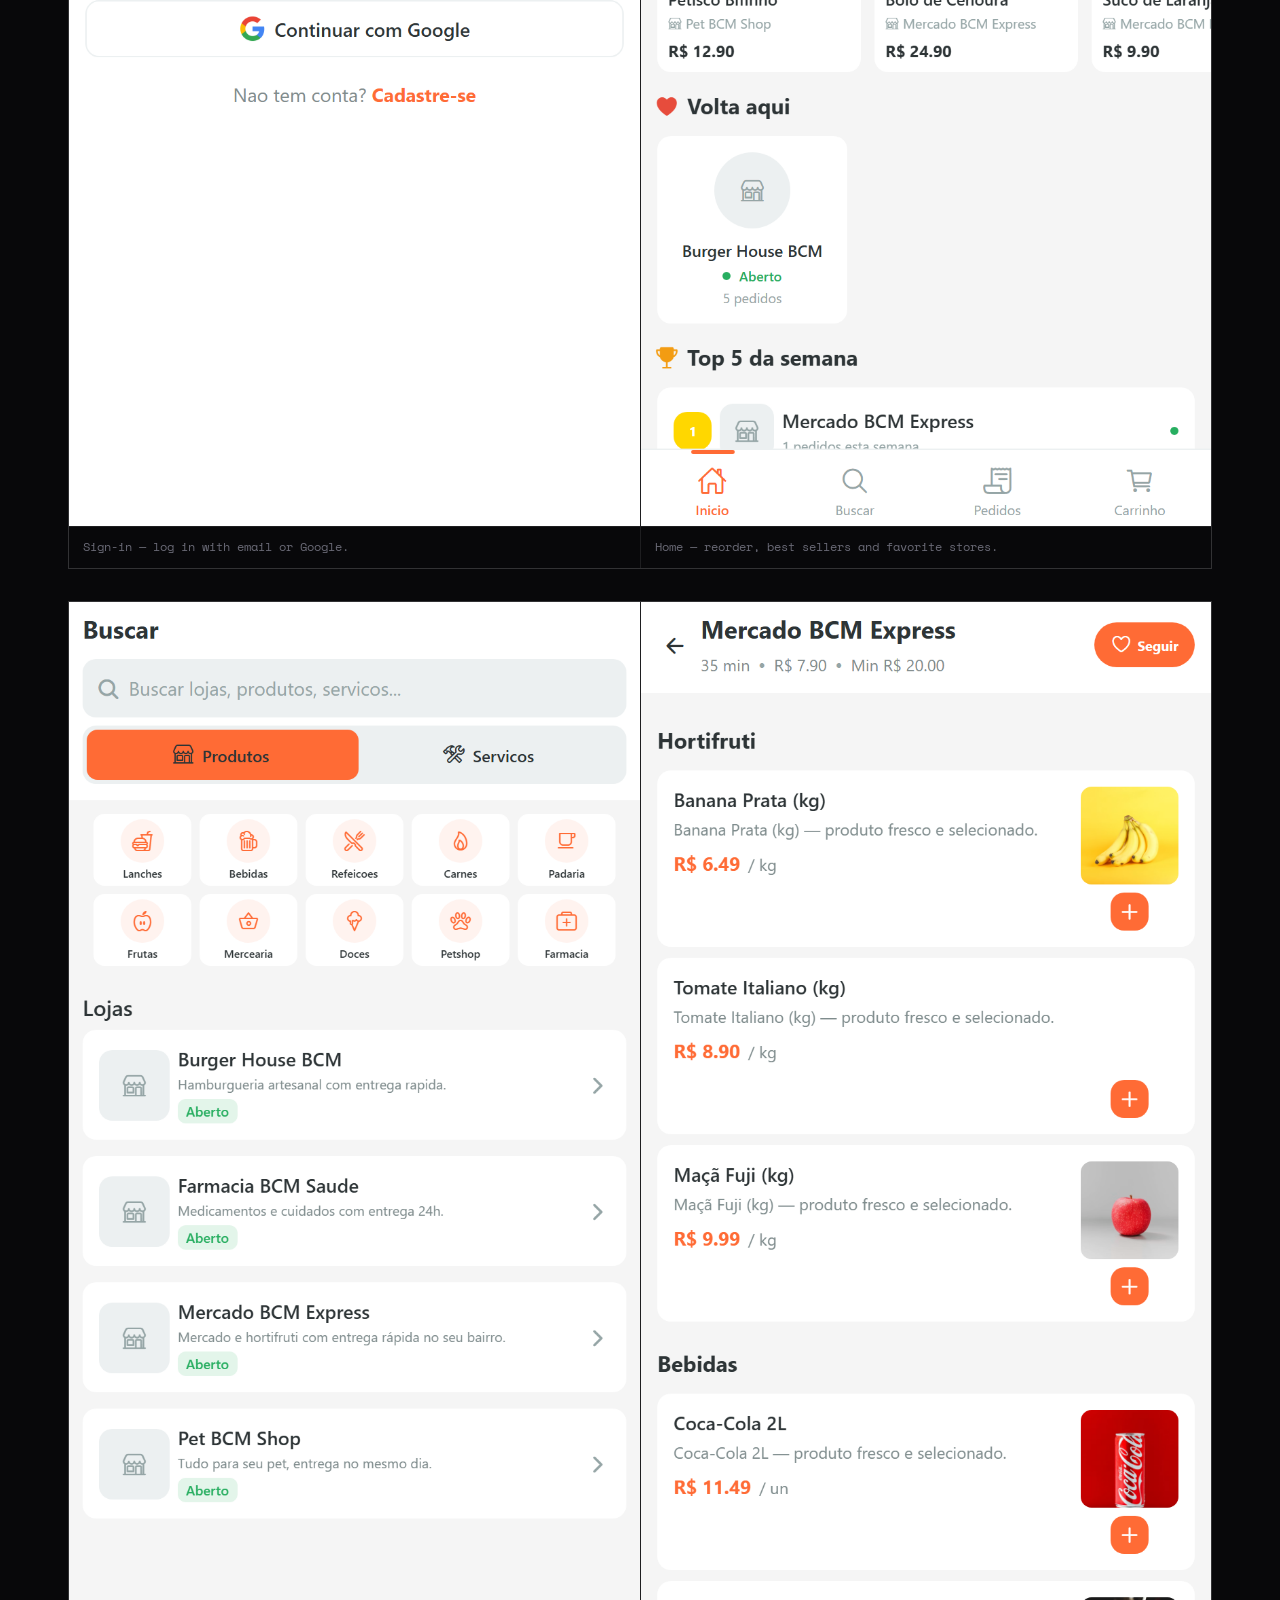
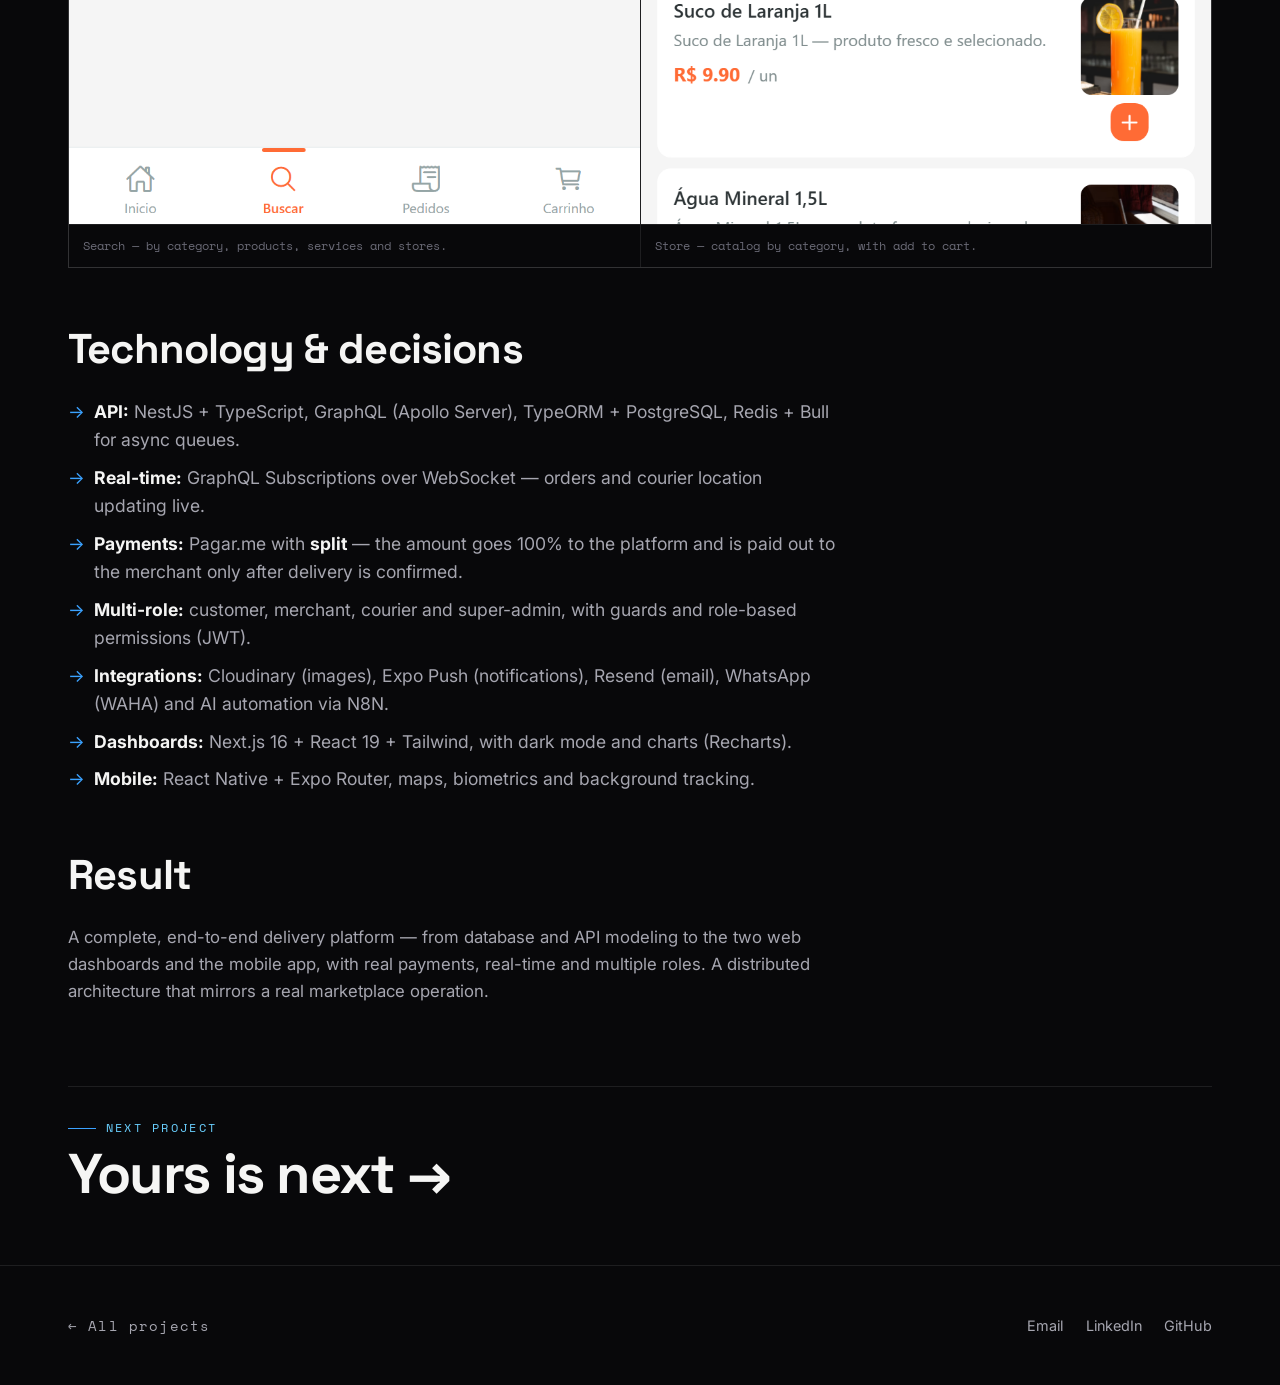
<file: projects/bcm-shopping.html>
<!DOCTYPE html>
<html lang="pt-BR">
<head>
  <meta charset="UTF-8" />
  <meta name="viewport" content="width=device-width, initial-scale=1, viewport-fit=cover" />
  <title data-i18n="bcm_title">bcmTech Shopping — Case · Bruno Marques</title>
  <meta name="description" data-i18n="bcm_desc" content="bcmTech Shopping: plataforma de delivery e marketplace estilo iFood. App do cliente, painéis de lojista e admin, pagamentos com split e rastreamento em tempo real. Case por Bruno Marques." />
  <meta name="theme-color" content="#08080a" />
  <link rel="canonical" href="https://brcmarques-tech.github.io/projects/bcm-shopping.html" />
  <link rel="alternate" hreflang="pt-BR" href="https://brcmarques-tech.github.io/projects/bcm-shopping.html" />
  <link rel="alternate" hreflang="en" href="https://brcmarques-tech.github.io/projects/bcm-shopping.html?lang=en" />
  <link rel="alternate" hreflang="es" href="https://brcmarques-tech.github.io/projects/bcm-shopping.html?lang=es" />
  <link rel="alternate" hreflang="x-default" href="https://brcmarques-tech.github.io/projects/bcm-shopping.html" />
  <link rel="icon" href="../assets/favicon.svg" type="image/svg+xml" />
  <link rel="preconnect" href="https://fonts.googleapis.com" />
  <link rel="preconnect" href="https://fonts.gstatic.com" crossorigin />
  <link href="https://fonts.googleapis.com/css2?family=Inter:wght@400;500;600;700&family=Space+Grotesk:wght@500;700&family=Space+Mono:wght@400;700&display=swap" rel="stylesheet" />
  <link rel="stylesheet" href="../assets/css/style.css" />
</head>
<body>
  <div class="grain" aria-hidden="true"></div>
  <div class="vignette" aria-hidden="true"></div>
  <div class="cursor-dot" aria-hidden="true"></div>
  <div class="cursor-ring" aria-hidden="true"></div>
  <div class="scroll-progress" aria-hidden="true"></div>

  <nav class="nav">
    <div class="wrap">
      <a href="../index.html" class="brand">
        <svg class="mark" viewBox="0 0 32 32" fill="none" aria-hidden="true">
          <rect x="1" y="1" width="30" height="30" stroke="#3ba2ff" stroke-width="1.5"/>
          <g font-family="'Space Grotesk', system-ui, Arial, sans-serif" font-weight="700" font-size="17" text-anchor="middle">
            <text x="22" y="22" fill="#f5f5f4" opacity="0.9">M</text>
            <text x="16.5" y="22" fill="#3ba2ff" opacity="0.92">C</text>
            <text x="11" y="22" fill="#f5f5f4">B</text>
          </g>
        </svg>
        <span>brcmarques<b>.</b>dev</span>
      </a>
      <div class="nav-links">
        <a href="../index.html#projetos" data-i18n="nav_projects">Projetos</a>
        <a href="../index.html#contato" class="nav-cta" data-magnetic="0.25" data-i18n="nav_contact">Contato</a>
        <div class="lang" role="group" aria-label="Idioma / Language / Idioma">
          <button type="button" data-lang="pt">PT</button>
          <button type="button" data-lang="en">EN</button>
          <button type="button" data-lang="es">ES</button>
        </div>
      </div>
    </div>
  </nav>

  <header class="case-hero">
    <div class="wrap">
      <a href="../index.html#projetos" class="back" data-i18n="back_projects">← Voltar aos projetos</a>
      <span class="eyebrow r" style="display:flex;margin-top:1.6rem;" data-i18n="bcm_eyebrow">Produto · Marketplace de delivery · 2026</span>
      <h1 class="display" data-split>bcm<span class="accent">Tech</span> Shopping</h1>
      <p class="lead r d2" style="max-width:58ch;" data-i18n="bcm_lead">Uma plataforma de delivery e marketplace no estilo iFood — quatro aplicações integradas: app do cliente, painel do lojista, painel super-admin e uma API central. Pagamentos com split, rastreamento de entrega em tempo real e multi-perfil (cliente, lojista, entregador e admin).</p>

      <div class="case-meta r d3">
        <div class="item"><div class="k" data-i18n="m_role">Função</div><div class="v" data-i18n="bcm_m_role_v">Arquitetura · back · front · mobile</div></div>
        <div class="item"><div class="k">Back-end</div><div class="v">NestJS · GraphQL · PostgreSQL</div></div>
        <div class="item"><div class="k" data-i18n="m_panels">Painéis</div><div class="v">Next.js 16 · React 19</div></div>
        <div class="item"><div class="k">Mobile</div><div class="v">React Native · Expo</div></div>
        <div class="item"><div class="k" data-i18n="m_realtime">Tempo real</div><div class="v">WebSocket · Subscriptions</div></div>
      </div>
    </div>
  </header>

  <main class="wrap">
    <div class="prose">
      <p class="big r" data-i18n="bcm_big">Um marketplace de delivery de verdade não é um app — são quatro sistemas conversando: quem pede, quem vende, quem entrega e quem administra. O bcmTech Shopping cobre os quatro, sobre uma única API em GraphQL, com pagamento e rastreamento em tempo real.</p>

      <h2 class="r" data-i18n="h2_problem">O problema</h2>
      <p class="r" data-i18n="bcm_problem">Montar uma operação de delivery exige muito mais que uma vitrine: precisa de catálogo por loja, carrinho e checkout, repasse financeiro para o lojista, acompanhamento da entrega ao vivo, e uma camada de administração para moderar lojas, usuários e pagamentos. Tudo isso precisa estar sincronizado, em tempo real, entre perfis com permissões diferentes.</p>

      <h2 class="r" data-i18n="h2_arch">A arquitetura</h2>
      <p class="r" data-i18n="bcm_arch">Quatro aplicações integradas sobre uma API central — todas falando <strong>GraphQL</strong> (HTTP + WebSocket para atualizações ao vivo):</p>
      <ul class="r">
        <li data-i18n="bcm_arch1"><strong>delivery-api</strong> — o cérebro: NestJS + TypeScript, GraphQL (Apollo), TypeORM, PostgreSQL, Redis + Bull para filas, e subscriptions via WebSocket.</li>
        <li data-i18n="bcm_arch2"><strong>App do cliente</strong> — React Native + Expo: navega por lojas, monta o carrinho, fecha pedido (PIX, cartão ou na entrega) e acompanha a entrega em tempo real.</li>
        <li data-i18n="bcm_arch3"><strong>Painel do lojista</strong> — Next.js 16: produtos, categorias, pedidos ao vivo, promoções, cupons, analytics, recebimentos e planos de assinatura.</li>
        <li data-i18n="bcm_arch4"><strong>Painel super-admin</strong> — Next.js 16: métricas e gráficos, gestão de usuários, lojas, pedidos, pagamentos, aprovações e configurações da plataforma.</li>
      </ul>
    </div>

    <h2 class="prose r" style="margin-top:3rem;" data-i18n="bcm_h2_sa">Painel super-admin</h2>
    <p class="prose muted r" style="margin-bottom:1rem;" data-i18n="bcm_sa_desc">Visão de plataforma: receita, pedidos e usuários consolidados, com gráfico de vendas dos últimos 30 dias e gestão de todas as lojas.</p>
    <figure class="full r"><img src="../assets/img/bcm-shopping/sa-dashboard.png" data-i18n-alt="bcm_alt_sa1" alt="Dashboard do super-admin com métricas e gráfico de receita" loading="lazy" /><figcaption data-i18n="bcm_cap_sa1">Dashboard administrativo — receita total, pedidos, usuários e gráfico de 30 dias.</figcaption></figure>
    <figure class="full r"><img src="../assets/img/bcm-shopping/sa-lojas.png" data-i18n-alt="bcm_alt_sa2" alt="Gestão de lojas no super-admin" loading="lazy" /><figcaption data-i18n="bcm_cap_sa2">Gestão de lojas — dados comerciais, verificação e métricas por loja.</figcaption></figure>

    <div class="prose">
      <h2 class="r" data-i18n="bcm_h2_vendor">Painel do lojista</h2>
      <p class="r" data-i18n="bcm_vendor">O lojista gerencia tudo da própria operação: cadastro de várias lojas, pedidos chegando em tempo real (aceitar, preparar, despachar), e — nos planos pagos — promoções, cupons e analytics. O plano é controlado pelo super-admin (FREE → PRO → PREMIUM → ENTERPRISE).</p>
    </div>
    <div class="shots two">
      <figure class="shot r"><img src="../assets/img/bcm-shopping/vendor-visao.png" data-i18n-alt="bcm_alt_v1" alt="Visão geral do lojista com várias lojas" loading="lazy" /><figcaption data-i18n="bcm_cap_v1">Visão geral — múltiplas lojas, com status e métricas.</figcaption></figure>
      <figure class="shot r d1"><img src="../assets/img/bcm-shopping/vendor-analytics.png" data-i18n-alt="bcm_alt_v2" alt="Analytics do lojista" loading="lazy" /><figcaption data-i18n="bcm_cap_v2">Analytics — faturamento, conversão e gráfico por dia.</figcaption></figure>
    </div>
    <figure class="full r"><img src="../assets/img/bcm-shopping/vendor-pedidos.png" data-i18n-alt="bcm_alt_v3" alt="Pedidos em tempo real no painel do lojista" loading="lazy" /><figcaption data-i18n="bcm_cap_v3">Pedidos ao vivo — abas de ativos, concluídos e não concluídos, com itens e ações.</figcaption></figure>
    <figure class="full r"><img src="../assets/img/bcm-shopping/vendor-plano.png" data-i18n-alt="bcm_alt_v4" alt="Planos de assinatura do lojista" loading="lazy" /><figcaption data-i18n="bcm_cap_v4">Planos de assinatura — do gratuito ao Enterprise, com recursos progressivos.</figcaption></figure>

    <div class="prose">
      <h2 class="r" data-i18n="bcm_h2_app">App do cliente</h2>
      <p class="r" data-i18n="bcm_app">Multiplataforma (iOS, Android e web) em React Native + Expo. Da descoberta de lojas ao checkout com pagamento e rastreamento — com a interface acabada que o usuário final espera.</p>
    </div>
    <div class="shots two">
      <figure class="shot r"><img src="../assets/img/bcm-shopping/app-login.png" data-i18n-alt="bcm_alt_a1" alt="Tela de login do app" loading="lazy" /><figcaption data-i18n="bcm_cap_a1">Entrada — login com e-mail ou Google.</figcaption></figure>
      <figure class="shot r d1"><img src="../assets/img/bcm-shopping/app-home.png" data-i18n-alt="bcm_alt_a2" alt="Home do app do cliente" loading="lazy" /><figcaption data-i18n="bcm_cap_a2">Home — recomprar, mais vendidos e lojas favoritas.</figcaption></figure>
    </div>
    <div class="shots two">
      <figure class="shot r"><img src="../assets/img/bcm-shopping/app-busca.png" data-i18n-alt="bcm_alt_a3" alt="Busca de lojas e produtos" loading="lazy" /><figcaption data-i18n="bcm_cap_a3">Busca — por categoria, produtos, serviços e lojas.</figcaption></figure>
      <figure class="shot r d1"><img src="../assets/img/bcm-shopping/app-loja.png" data-i18n-alt="bcm_alt_a4" alt="Tela de loja com produtos" loading="lazy" /><figcaption data-i18n="bcm_cap_a4">Loja — catálogo por categoria, com adicionar ao carrinho.</figcaption></figure>
    </div>

    <div class="prose">
      <h2 class="r" data-i18n="h2_tech">Tecnologia & decisões</h2>
      <ul class="r">
        <li data-i18n="bcm_tech1"><strong>API:</strong> NestJS + TypeScript, GraphQL (Apollo Server), TypeORM + PostgreSQL, Redis + Bull para filas assíncronas.</li>
        <li data-i18n="bcm_tech2"><strong>Tempo real:</strong> GraphQL Subscriptions sobre WebSocket — pedidos e localização de entregadores atualizando ao vivo.</li>
        <li data-i18n="bcm_tech3"><strong>Pagamentos:</strong> Pagar.me com <strong>split</strong> — o valor vai 100% para a plataforma e é repassado ao lojista só após a entrega confirmada.</li>
        <li data-i18n="bcm_tech4"><strong>Multi-perfil:</strong> cliente, lojista, entregador e super-admin, com guards e permissões por papel (JWT).</li>
        <li data-i18n="bcm_tech5"><strong>Integrações:</strong> Cloudinary (imagens), Expo Push (notificações), Resend (e-mail), WhatsApp (WAHA) e automação com IA via N8N.</li>
        <li data-i18n="bcm_tech6"><strong>Painéis:</strong> Next.js 16 + React 19 + Tailwind, com dark mode e gráficos (Recharts).</li>
        <li data-i18n="bcm_tech7"><strong>Mobile:</strong> React Native + Expo Router, mapas, biometria e rastreamento em background.</li>
      </ul>

      <h2 class="r" data-i18n="h2_result">Resultado</h2>
      <p class="r" data-i18n="bcm_result">Uma plataforma de delivery completa, ponta a ponta — da modelagem do banco e da API aos dois painéis web e ao app mobile, com pagamento real, tempo real e múltiplos perfis. Arquitetura distribuída que reflete uma operação de marketplace de verdade.</p>
    </div>

    <div class="spacer"></div>
    <div class="divider"></div>
    <div class="spacer-sm"></div>
    <a href="seu-projeto.html" class="prose r" style="display:block;text-decoration:none;">
      <span class="eyebrow" style="display:flex;" data-i18n="next_project">Próximo projeto</span>
      <span class="display" style="font-size:clamp(2rem,6vw,3.5rem);display:block;margin-top:0.6rem;" data-i18n="np_next_label">O próximo é o seu →</span>
    </a>
  </main>

  <footer class="footer" style="margin-top:4rem;">
    <div class="wrap">
      <a href="../index.html#projetos" class="back" data-i18n="foot_all_projects">← Todos os projetos</a>
      <div class="links">
        <a href="mailto:bruno@bcmtech.com.br" data-i18n="foot_email">E-mail</a>
        <a href="https://www.linkedin.com/in/bruno-marques-2516ab214" target="_blank" rel="noopener">LinkedIn</a>
        <a href="https://github.com/brcmarques-tech" target="_blank" rel="noopener">GitHub</a>
      </div>
    </div>
  </footer>

  <script src="../assets/js/i18n-dict.js"></script>
  <script src="../assets/js/i18n.js"></script>
  <script src="../assets/js/lenis.min.js"></script>
  <script src="../assets/js/main.js"></script>
</body>
</html>
</file>
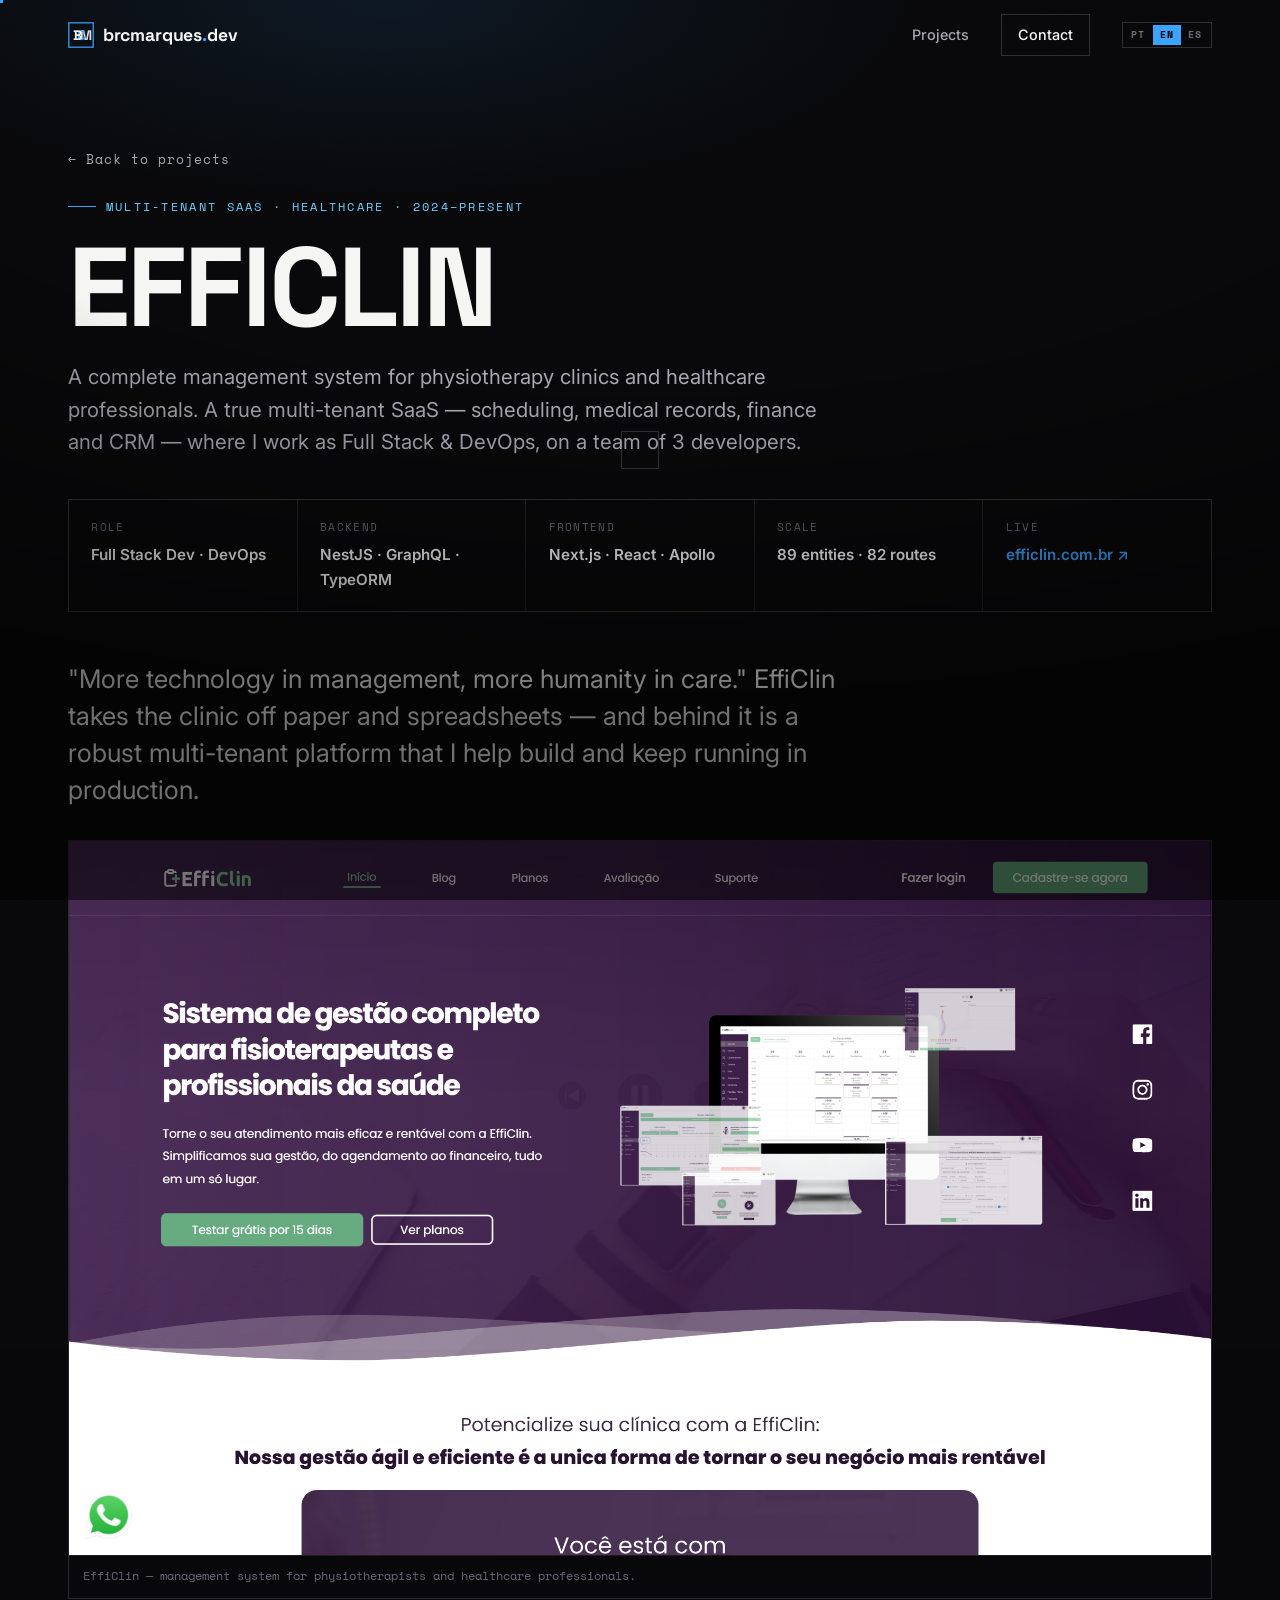
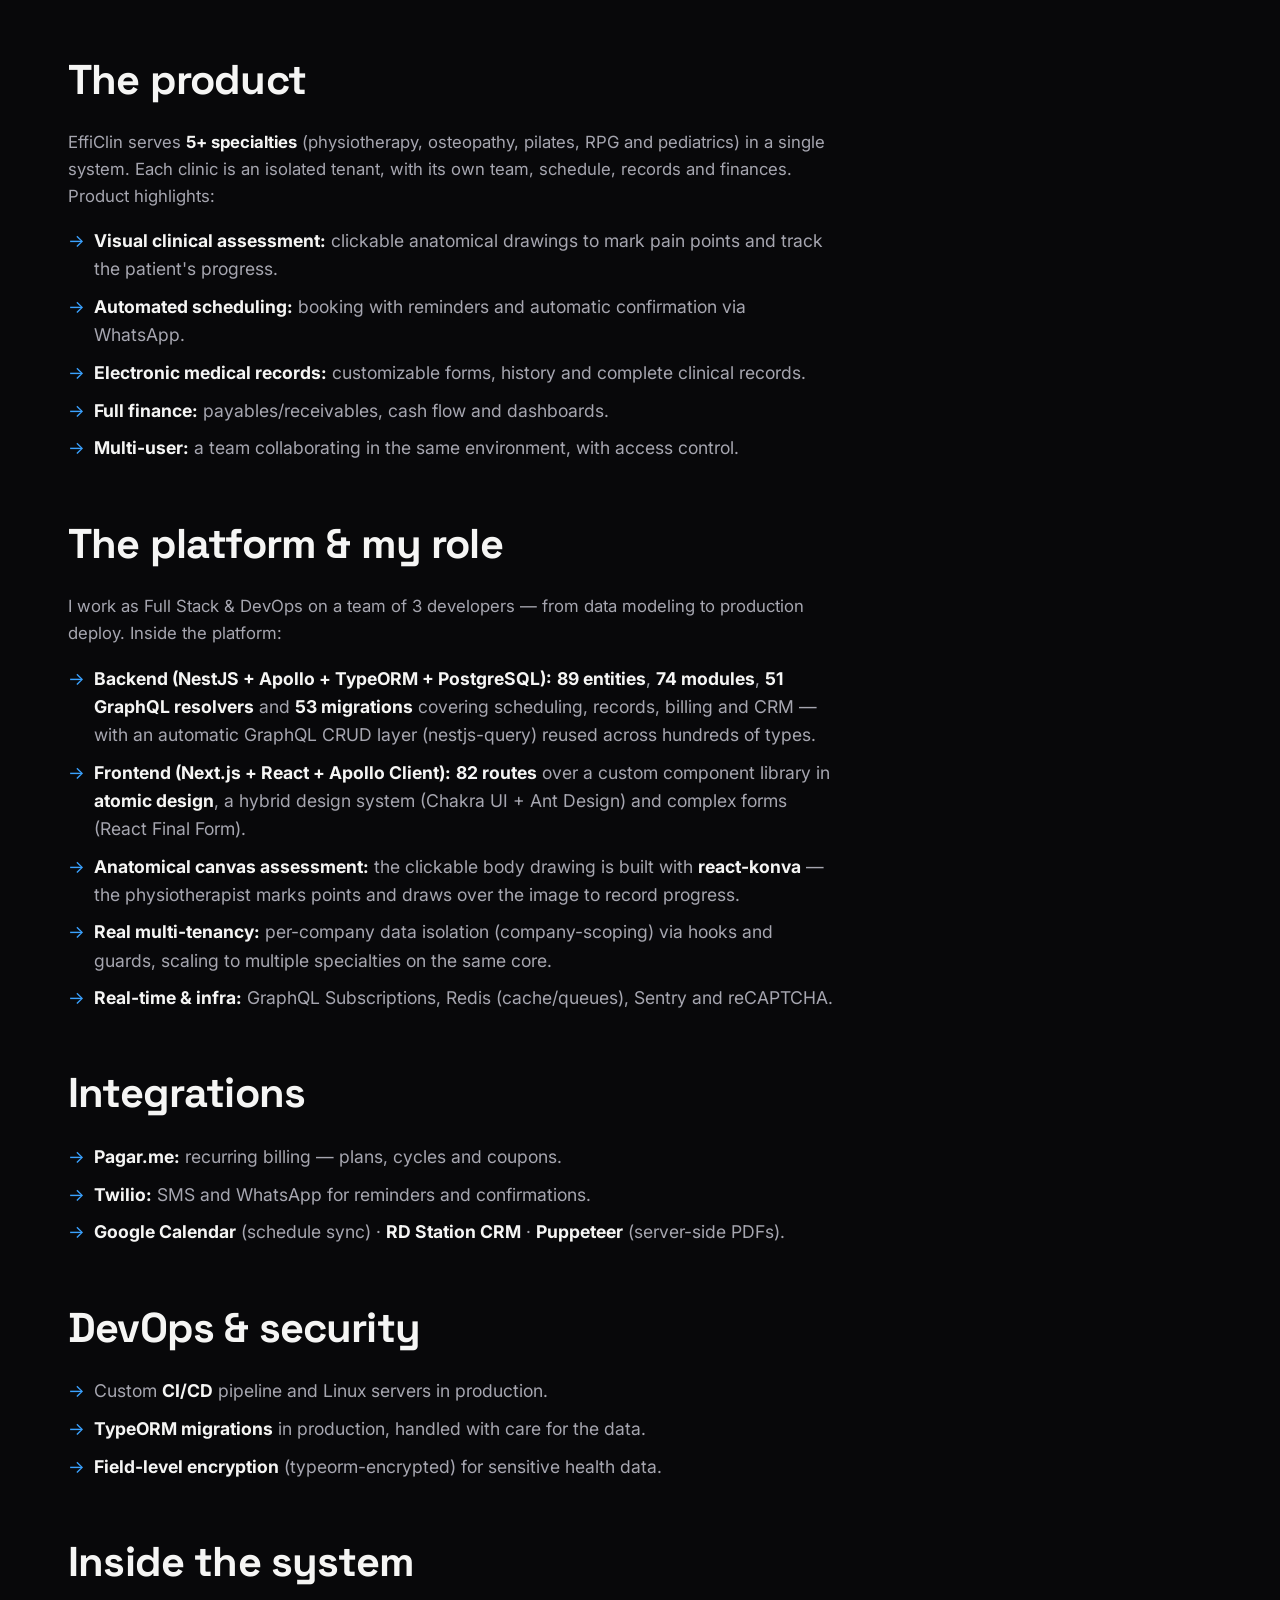
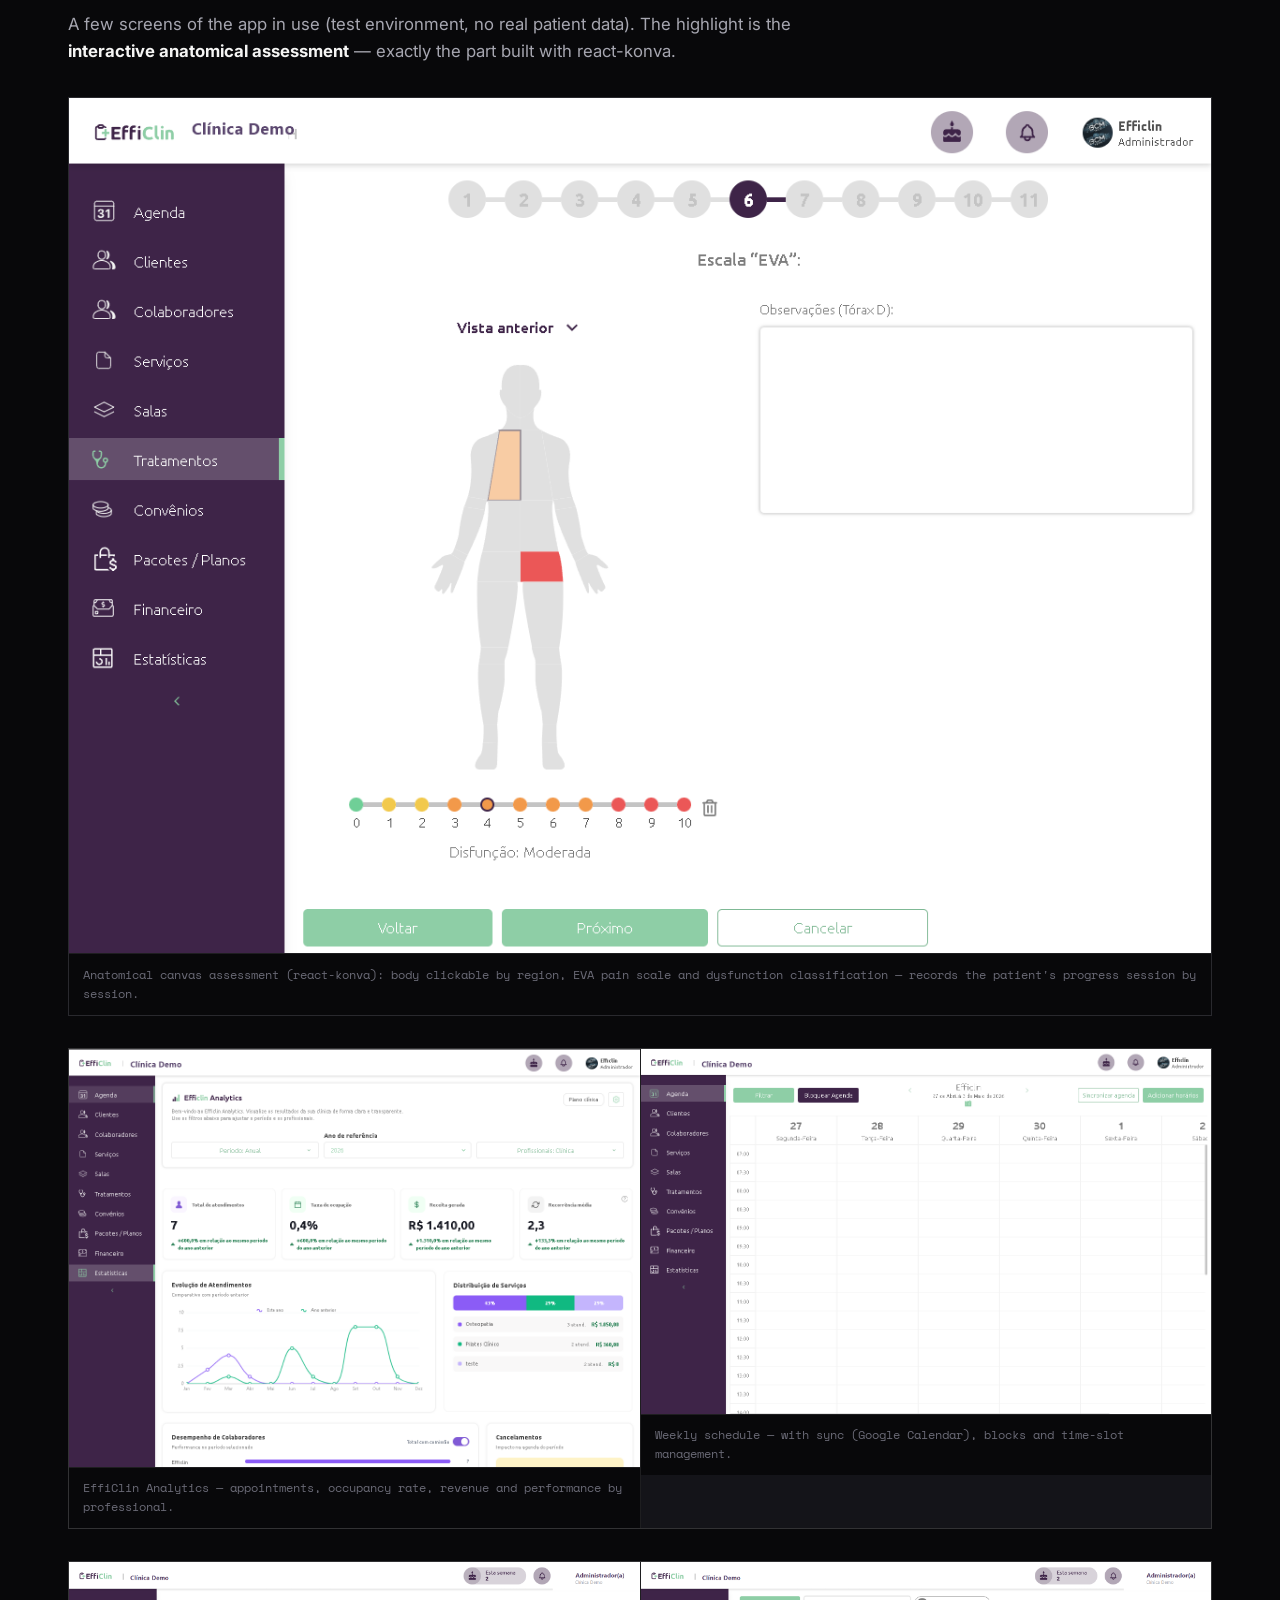
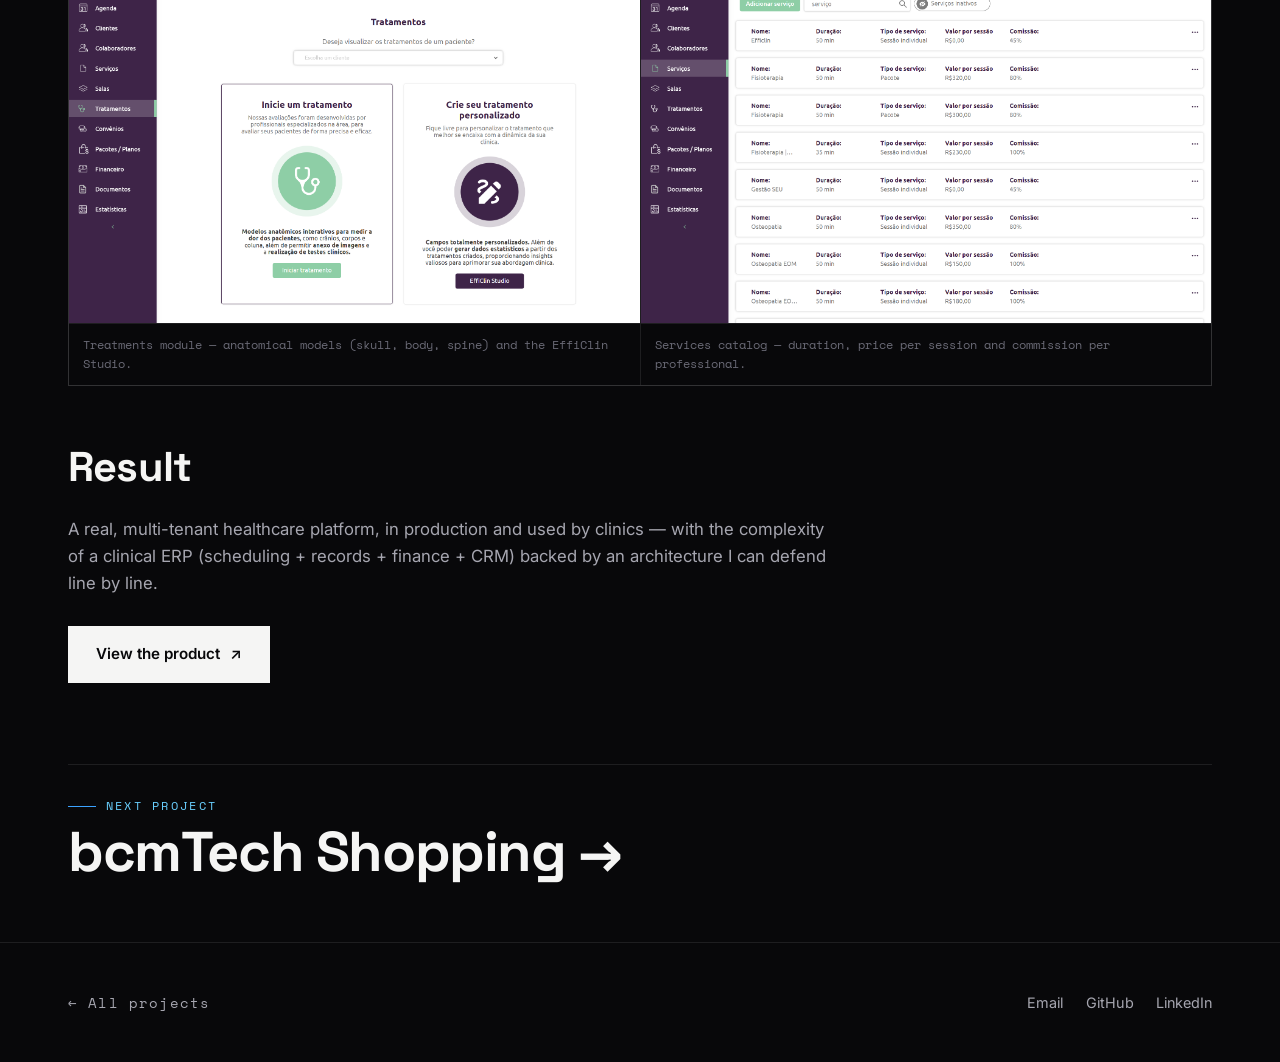
<file: projects/efficlin.html>
<!DOCTYPE html>
<html lang="pt-BR">
<head>
  <meta charset="UTF-8" />
  <meta name="viewport" content="width=device-width, initial-scale=1, viewport-fit=cover" />
  <title data-i18n="eff_title">EffiClin — Case · Bruno Marques</title>
  <meta name="description" data-i18n="eff_desc" content="EffiClin: SaaS multi-tenant de gestão para clínicas de fisioterapia. Bruno Marques — Full Stack & DevOps no time, com NestJS, GraphQL e Next.js." />
  <meta name="theme-color" content="#08080a" />
  <link rel="canonical" href="https://brcmarques-tech.github.io/projects/efficlin.html" />
  <link rel="alternate" hreflang="pt-BR" href="https://brcmarques-tech.github.io/projects/efficlin.html" />
  <link rel="alternate" hreflang="en" href="https://brcmarques-tech.github.io/projects/efficlin.html?lang=en" />
  <link rel="alternate" hreflang="es" href="https://brcmarques-tech.github.io/projects/efficlin.html?lang=es" />
  <link rel="alternate" hreflang="x-default" href="https://brcmarques-tech.github.io/projects/efficlin.html" />
  <link rel="icon" href="../assets/favicon.svg" type="image/svg+xml" />
  <link rel="preconnect" href="https://fonts.googleapis.com" />
  <link rel="preconnect" href="https://fonts.gstatic.com" crossorigin />
  <link href="https://fonts.googleapis.com/css2?family=Inter:wght@400;500;600;700&family=Space+Grotesk:wght@500;700&family=Space+Mono:wght@400;700&display=swap" rel="stylesheet" />
  <link rel="stylesheet" href="../assets/css/style.css" />
</head>
<body>
  <div class="grain" aria-hidden="true"></div>
  <div class="vignette" aria-hidden="true"></div>
  <div class="cursor-dot" aria-hidden="true"></div>
  <div class="cursor-ring" aria-hidden="true"></div>
  <div class="scroll-progress" aria-hidden="true"></div>

  <nav class="nav">
    <div class="wrap">
      <a href="../index.html" class="brand">
        <svg class="mark" viewBox="0 0 32 32" fill="none" aria-hidden="true">
          <rect x="1" y="1" width="30" height="30" stroke="#3ba2ff" stroke-width="1.5"/>
          <g font-family="'Space Grotesk', system-ui, Arial, sans-serif" font-weight="700" font-size="17" text-anchor="middle">
            <text x="22" y="22" fill="#f5f5f4" opacity="0.9">M</text>
            <text x="16.5" y="22" fill="#3ba2ff" opacity="0.92">C</text>
            <text x="11" y="22" fill="#f5f5f4">B</text>
          </g>
        </svg>
        <span>brcmarques<b>.</b>dev</span>
      </a>
      <div class="nav-links">
        <a href="../index.html#projetos" data-i18n="nav_projects">Projetos</a>
        <a href="../index.html#contato" class="nav-cta" data-magnetic="0.25" data-i18n="nav_contact">Contato</a>
        <div class="lang" role="group" aria-label="Idioma / Language / Idioma">
          <button type="button" data-lang="pt">PT</button>
          <button type="button" data-lang="en">EN</button>
          <button type="button" data-lang="es">ES</button>
        </div>
      </div>
    </div>
  </nav>

  <header class="case-hero">
    <div class="wrap">
      <a href="../index.html#projetos" class="back" data-i18n="back_projects">← Voltar aos projetos</a>
      <span class="eyebrow r" style="display:flex;margin-top:1.6rem;" data-i18n="eff_eyebrow">SaaS multi-tenant · Saúde · 2024–presente</span>
      <h1 class="display" data-split>EffiClin</h1>
      <p class="lead r d2" style="max-width:58ch;" data-i18n="eff_lead">Sistema de gestão completo para clínicas de fisioterapia e profissionais da saúde. Um SaaS multi-tenant de verdade — agenda, prontuário, financeiro e CRM — onde atuo como Full Stack & DevOps, num time de 3 desenvolvedores.</p>

      <div class="case-meta r d3">
        <div class="item"><div class="k" data-i18n="m_role">Função</div><div class="v">Full Stack Dev · DevOps</div></div>
        <div class="item"><div class="k">Backend</div><div class="v">NestJS · GraphQL · TypeORM</div></div>
        <div class="item"><div class="k">Frontend</div><div class="v">Next.js · React · Apollo</div></div>
        <div class="item"><div class="k" data-i18n="m_scale">Escala</div><div class="v" data-i18n="eff_m_scale_v">89 entidades · 82 rotas</div></div>
        <div class="item"><div class="k">Live</div><div class="v"><a href="https://efficlin.com.br" target="_blank" rel="noopener">efficlin.com.br ↗</a></div></div>
      </div>
    </div>
  </header>

  <main class="wrap">
    <div class="prose">
      <p class="big r" data-i18n="eff_big">"Mais tecnologia na gestão, mais humanização no atendimento." A EffiClin tira a clínica do papel e das planilhas — e por trás dela há uma plataforma multi-tenant robusta, que eu ajudo a construir e a manter em produção.</p>
    </div>

    <figure class="full r"><img src="../assets/img/efficlin/landing-top.png" data-i18n-alt="eff_alt_landing" alt="Landing page da EffiClin" loading="lazy" /><figcaption data-i18n="eff_cap_landing">EffiClin — sistema de gestão para fisioterapeutas e profissionais da saúde.</figcaption></figure>

    <div class="prose">
      <h2 class="r" data-i18n="eff_h2_product">O produto</h2>
      <p class="r" data-i18n="eff_product">A EffiClin atende <strong>5+ especialidades</strong> (fisioterapia, osteopatia, pilates, RPG e pediatria) num único sistema. Cada clínica é um tenant isolado, com sua própria equipe, agenda, prontuários e financeiro. Destaques de produto:</p>
      <ul class="r">
        <li data-i18n="eff_prod1"><strong>Avaliação clínica visual:</strong> desenhos anatômicos clicáveis para marcar pontos de dor e acompanhar a evolução do paciente.</li>
        <li data-i18n="eff_prod2"><strong>Agenda automatizada:</strong> agendamento com lembretes e confirmação automática por WhatsApp.</li>
        <li data-i18n="eff_prod3"><strong>Prontuário eletrônico:</strong> fichas customizáveis, histórico e registros clínicos completos.</li>
        <li data-i18n="eff_prod4"><strong>Financeiro completo:</strong> contas a pagar/receber, fluxo de caixa e dashboards.</li>
        <li data-i18n="eff_prod5"><strong>Multiusuário:</strong> equipe colaborando no mesmo ambiente, com controle de acesso.</li>
      </ul>

      <h2 class="r" data-i18n="eff_h2_platform">A plataforma & meu papel</h2>
      <p class="r" data-i18n="eff_platform">Atuo como Full Stack & DevOps num time de 3 desenvolvedores — da modelagem de dados ao deploy em produção. A plataforma, por dentro:</p>
      <ul class="r">
        <li data-i18n="eff_plat1"><strong>Backend (NestJS + Apollo + TypeORM + PostgreSQL):</strong> <strong>89 entidades</strong>, <strong>74 módulos</strong>, <strong>51 resolvers GraphQL</strong> e <strong>53 migrações</strong> cobrindo agenda, prontuário, faturamento e CRM — com camada de CRUD GraphQL automático (nestjs-query) reaproveitada em centenas de tipos.</li>
        <li data-i18n="eff_plat2"><strong>Frontend (Next.js + React + Apollo Client):</strong> <strong>82 rotas</strong> sobre uma biblioteca própria de componentes em <strong>atomic design</strong>, design system híbrido (Chakra UI + Ant Design) e formulários complexos (React Final Form).</li>
        <li data-i18n="eff_plat3"><strong>Avaliação anatômica em canvas:</strong> o desenho do corpo clicável é construído com <strong>react-konva</strong> — o fisioterapeuta marca pontos e desenha sobre a imagem para registrar a evolução.</li>
        <li data-i18n="eff_plat4"><strong>Multi-tenancy real:</strong> isolamento de dados por empresa (company-scoping) via hooks e guards, com escala para múltiplas especialidades no mesmo core.</li>
        <li data-i18n="eff_plat5"><strong>Tempo real & infra:</strong> GraphQL Subscriptions, Redis (cache/filas), Sentry e reCAPTCHA.</li>
      </ul>

      <h2 class="r" data-i18n="eff_h2_integ">Integrações</h2>
      <ul class="r">
        <li data-i18n="eff_int1"><strong>Pagar.me:</strong> cobrança recorrente — planos, ciclos e cupons.</li>
        <li data-i18n="eff_int2"><strong>Twilio:</strong> SMS e WhatsApp para lembretes e confirmações.</li>
        <li data-i18n="eff_int3"><strong>Google Calendar</strong> (sincronização de agenda) · <strong>RD Station CRM</strong> · <strong>Puppeteer</strong> (PDFs server-side).</li>
      </ul>

      <h2 class="r" data-i18n="eff_h2_devops">DevOps & segurança</h2>
      <ul class="r">
        <li data-i18n="eff_dev1">Pipeline de <strong>CI/CD</strong> próprio e servidores Linux em produção.</li>
        <li data-i18n="eff_dev2"><strong>Migrações TypeORM</strong> em produção, com cuidado de dados.</li>
        <li data-i18n="eff_dev3"><strong>Criptografia em nível de campo</strong> (typeorm-encrypted) para dados sensíveis de saúde.</li>
      </ul>
    </div>

    <div class="prose">
      <h2 class="r" data-i18n="eff_h2_inside">Por dentro do sistema</h2>
      <p class="r" data-i18n="eff_inside">Algumas telas do app em uso (ambiente de teste, sem dados reais de paciente). O destaque é a <strong>avaliação anatômica interativa</strong> — exatamente a parte feita com react-konva.</p>
    </div>
    <figure class="full r"><img src="../assets/img/efficlin/sistema-anatomia.png" data-i18n-alt="eff_alt_anat" alt="Avaliação anatômica interativa da EffiClin (react-konva)" loading="lazy" /><figcaption data-i18n="eff_cap_anat">Avaliação anatômica em canvas (react-konva): corpo clicável por região, escala de dor EVA e classificação de disfunção — registra a evolução do paciente sessão a sessão.</figcaption></figure>
    <div class="shots two">
      <figure class="shot r"><img src="../assets/img/efficlin/sistema-estatisticas.png" data-i18n-alt="eff_alt_stats" alt="Dashboard de estatísticas da EffiClin" loading="lazy" /><figcaption data-i18n="eff_cap_stats">EffiClin Analytics — atendimentos, taxa de ocupação, receita e desempenho por profissional.</figcaption></figure>
      <figure class="shot r d1"><img src="../assets/img/efficlin/sistema-agenda.png" data-i18n-alt="eff_alt_agenda" alt="Agenda semanal da EffiClin" loading="lazy" /><figcaption data-i18n="eff_cap_agenda">Agenda semanal — com sincronização (Google Calendar), bloqueios e gestão de horários.</figcaption></figure>
    </div>
    <div class="shots two">
      <figure class="shot r"><img src="../assets/img/efficlin/sistema-tratamentos.png" data-i18n-alt="eff_alt_treat" alt="Módulo de tratamentos da EffiClin" loading="lazy" /><figcaption data-i18n="eff_cap_treat">Módulo de tratamentos — modelos anatômicos (crânio, corpo, coluna) e o EffiClin Studio.</figcaption></figure>
      <figure class="shot r d1"><img src="../assets/img/efficlin/sistema-servicos.png" data-i18n-alt="eff_alt_serv" alt="Catálogo de serviços da EffiClin" loading="lazy" /><figcaption data-i18n="eff_cap_serv">Catálogo de serviços — duração, valor por sessão e comissão por profissional.</figcaption></figure>
    </div>

    <div class="prose">
      <h2 class="r" data-i18n="h2_result">Resultado</h2>
      <p class="r" data-i18n="eff_result">Uma plataforma de saúde real, multi-tenant, em produção e usada por clínicas — com a complexidade de um ERP clínico (agenda + prontuário + financeiro + CRM) sustentada por uma arquitetura que eu posso defender linha a linha.</p>
      <p class="r" style="margin-top:1.8rem;"><a href="https://efficlin.com.br" target="_blank" rel="noopener" class="btn btn-solid" data-magnetic="0.3"><span data-i18n="eff_btn">Ver o produto</span> <span class="ar">↗</span></a></p>
    </div>

    <div class="spacer"></div>
    <div class="divider"></div>
    <div class="spacer-sm"></div>
    <a href="bcm-shopping.html" class="prose r" style="display:block;text-decoration:none;">
      <span class="eyebrow" style="display:flex;" data-i18n="next_project">Próximo projeto</span>
      <span class="display" style="font-size:clamp(2rem,6vw,3.5rem);display:block;margin-top:0.6rem;">bcmTech Shopping →</span>
    </a>
  </main>

  <footer class="footer" style="margin-top:4rem;">
    <div class="wrap">
      <a href="../index.html#projetos" class="back" data-i18n="foot_all_projects">← Todos os projetos</a>
      <div class="links">
        <a href="mailto:bruno@bcmtech.com.br" data-i18n="foot_email">E-mail</a>
        <a href="https://github.com/brcmarques-tech" target="_blank" rel="noopener">GitHub</a>
        <a href="https://linkedin.com/in/bruno-marques-2516ab214" target="_blank" rel="noopener">LinkedIn</a>
      </div>
    </div>
  </footer>

  <script src="../assets/js/i18n-dict.js"></script>
  <script src="../assets/js/i18n.js"></script>
  <script src="../assets/js/lenis.min.js"></script>
  <script src="../assets/js/main.js"></script>
</body>
</html>
</file>
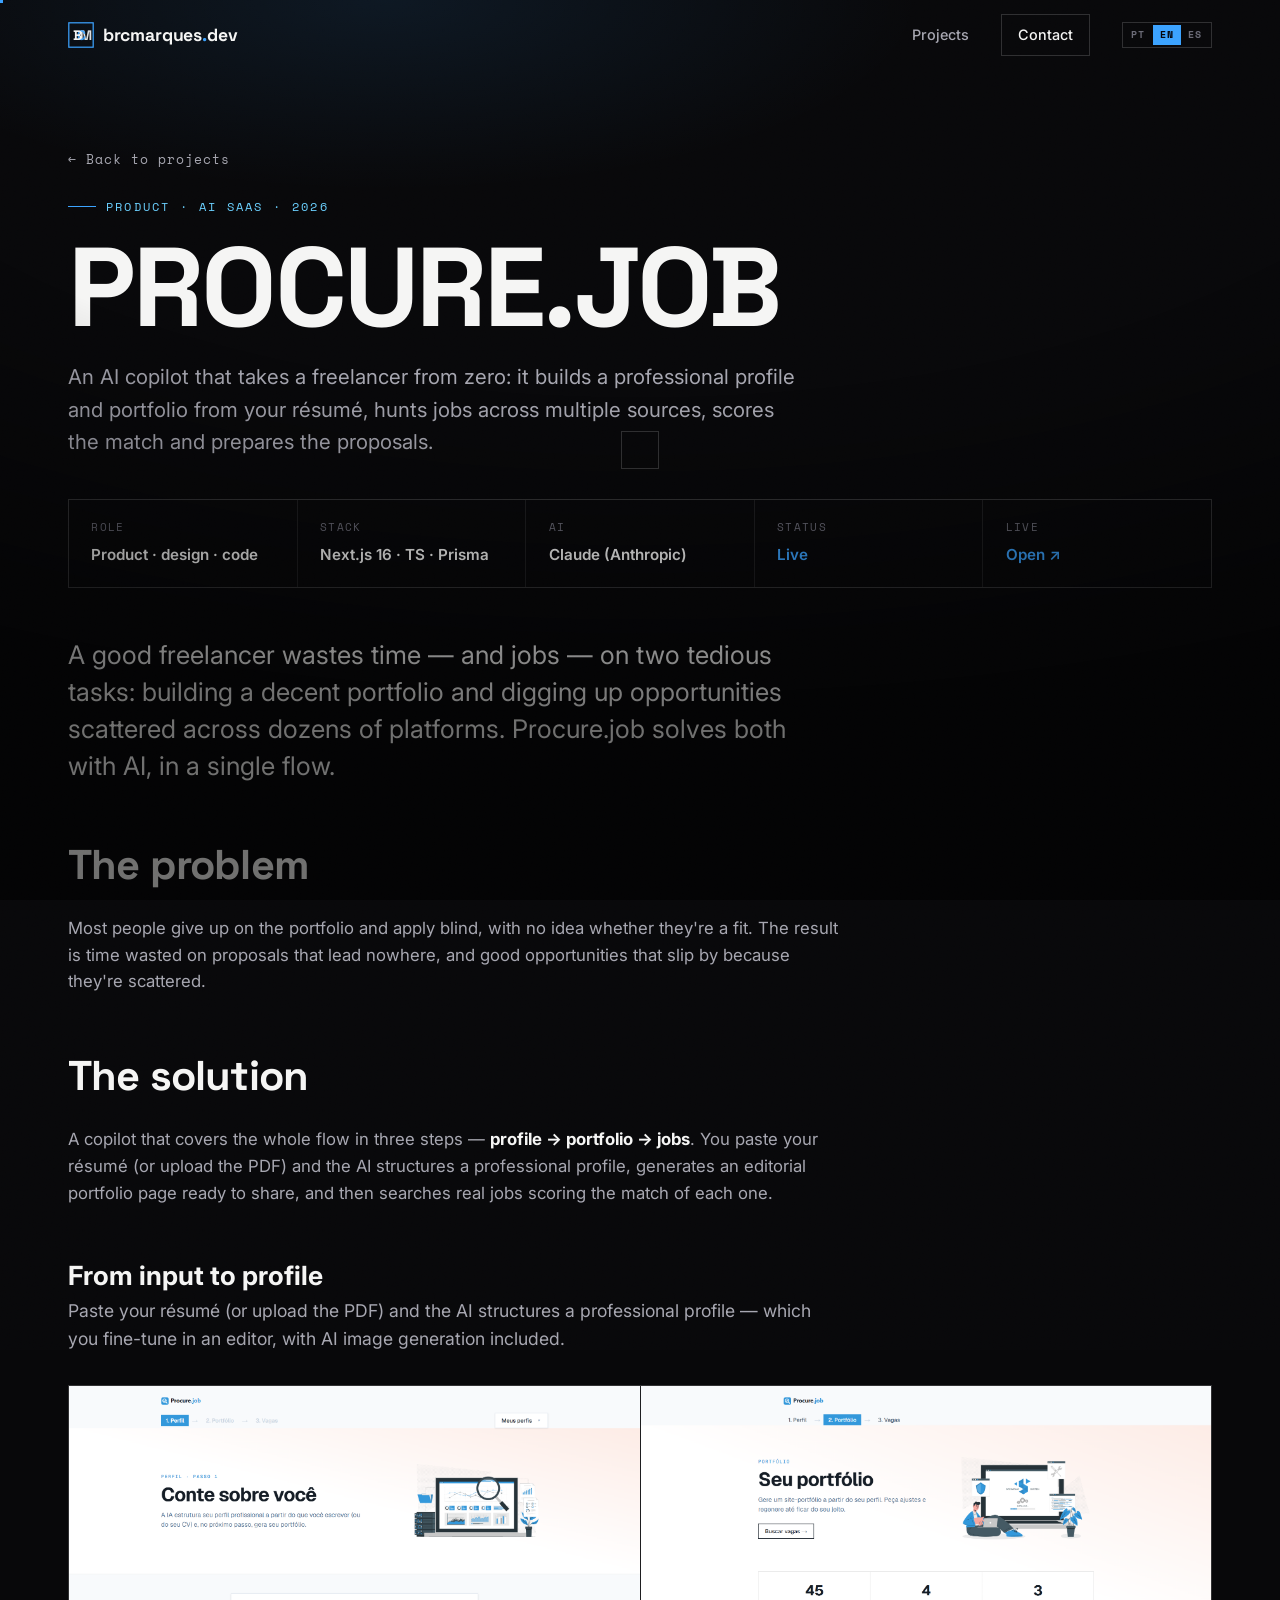
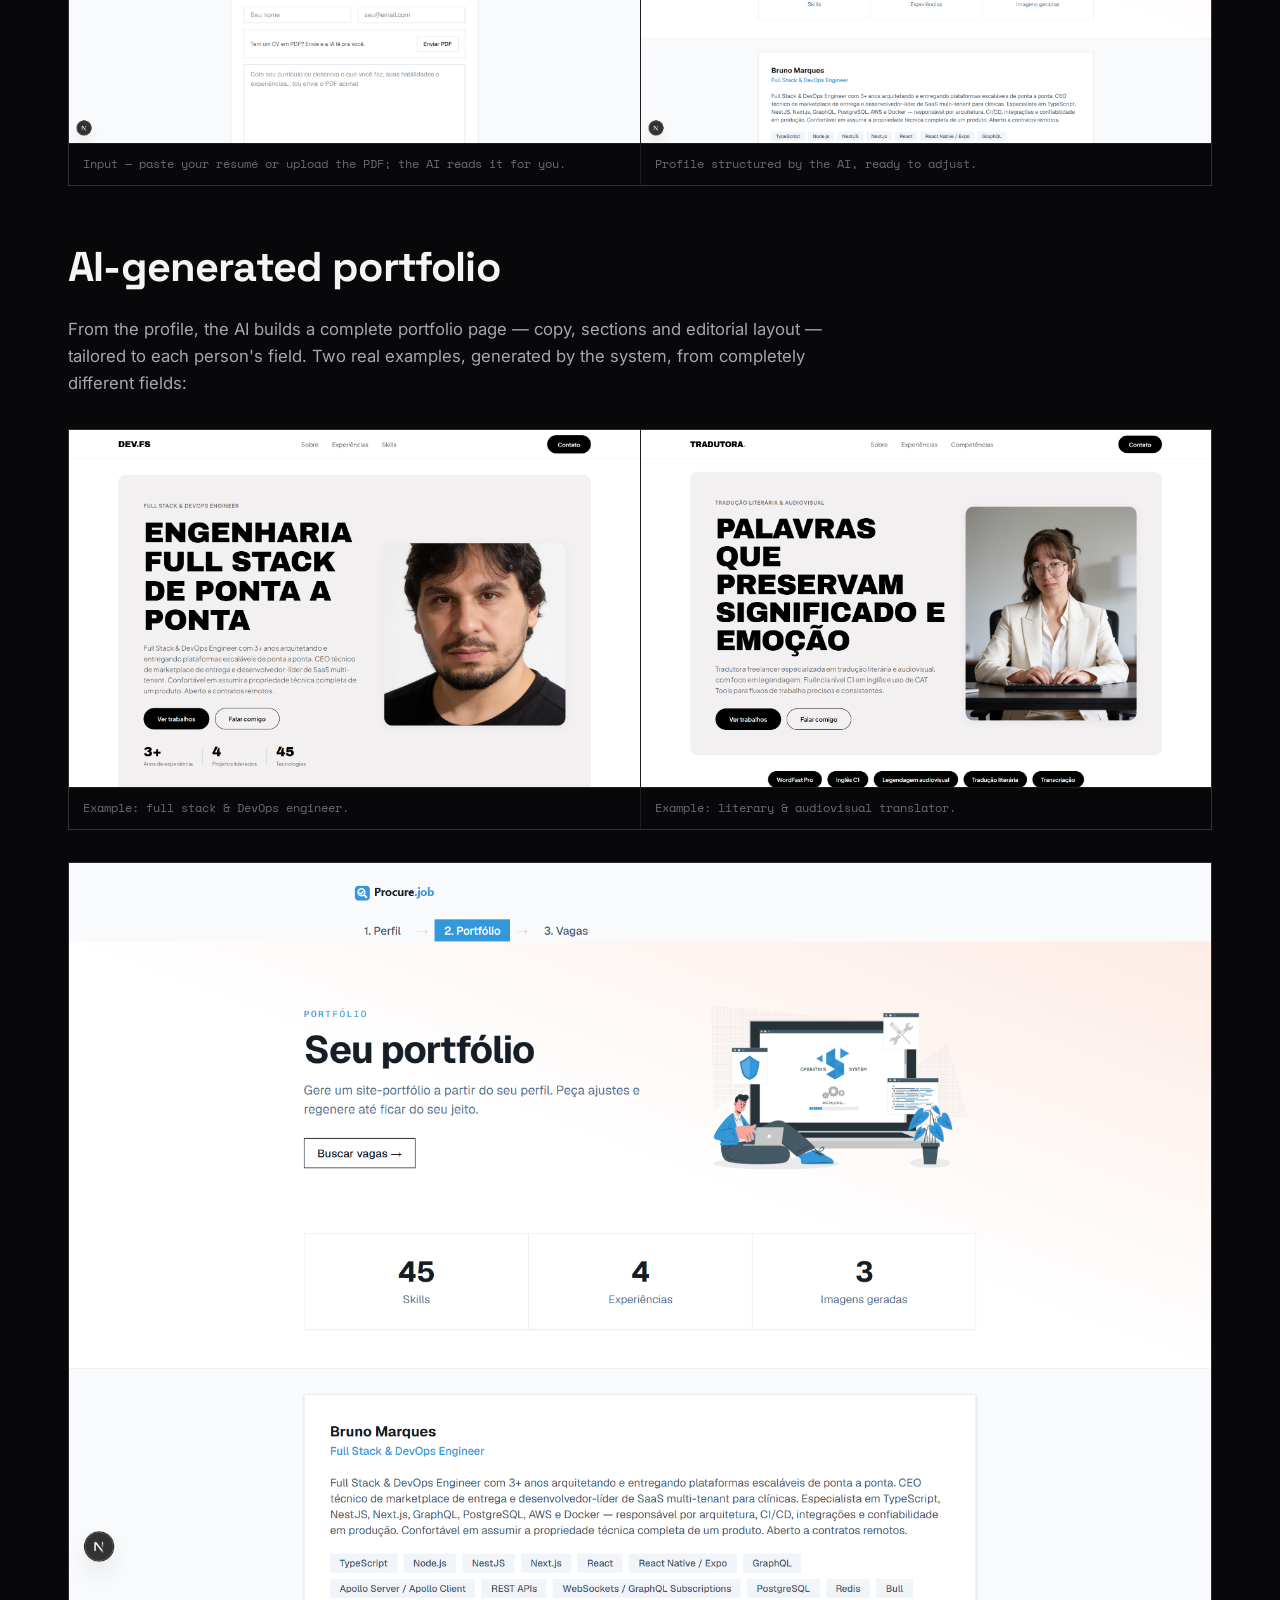
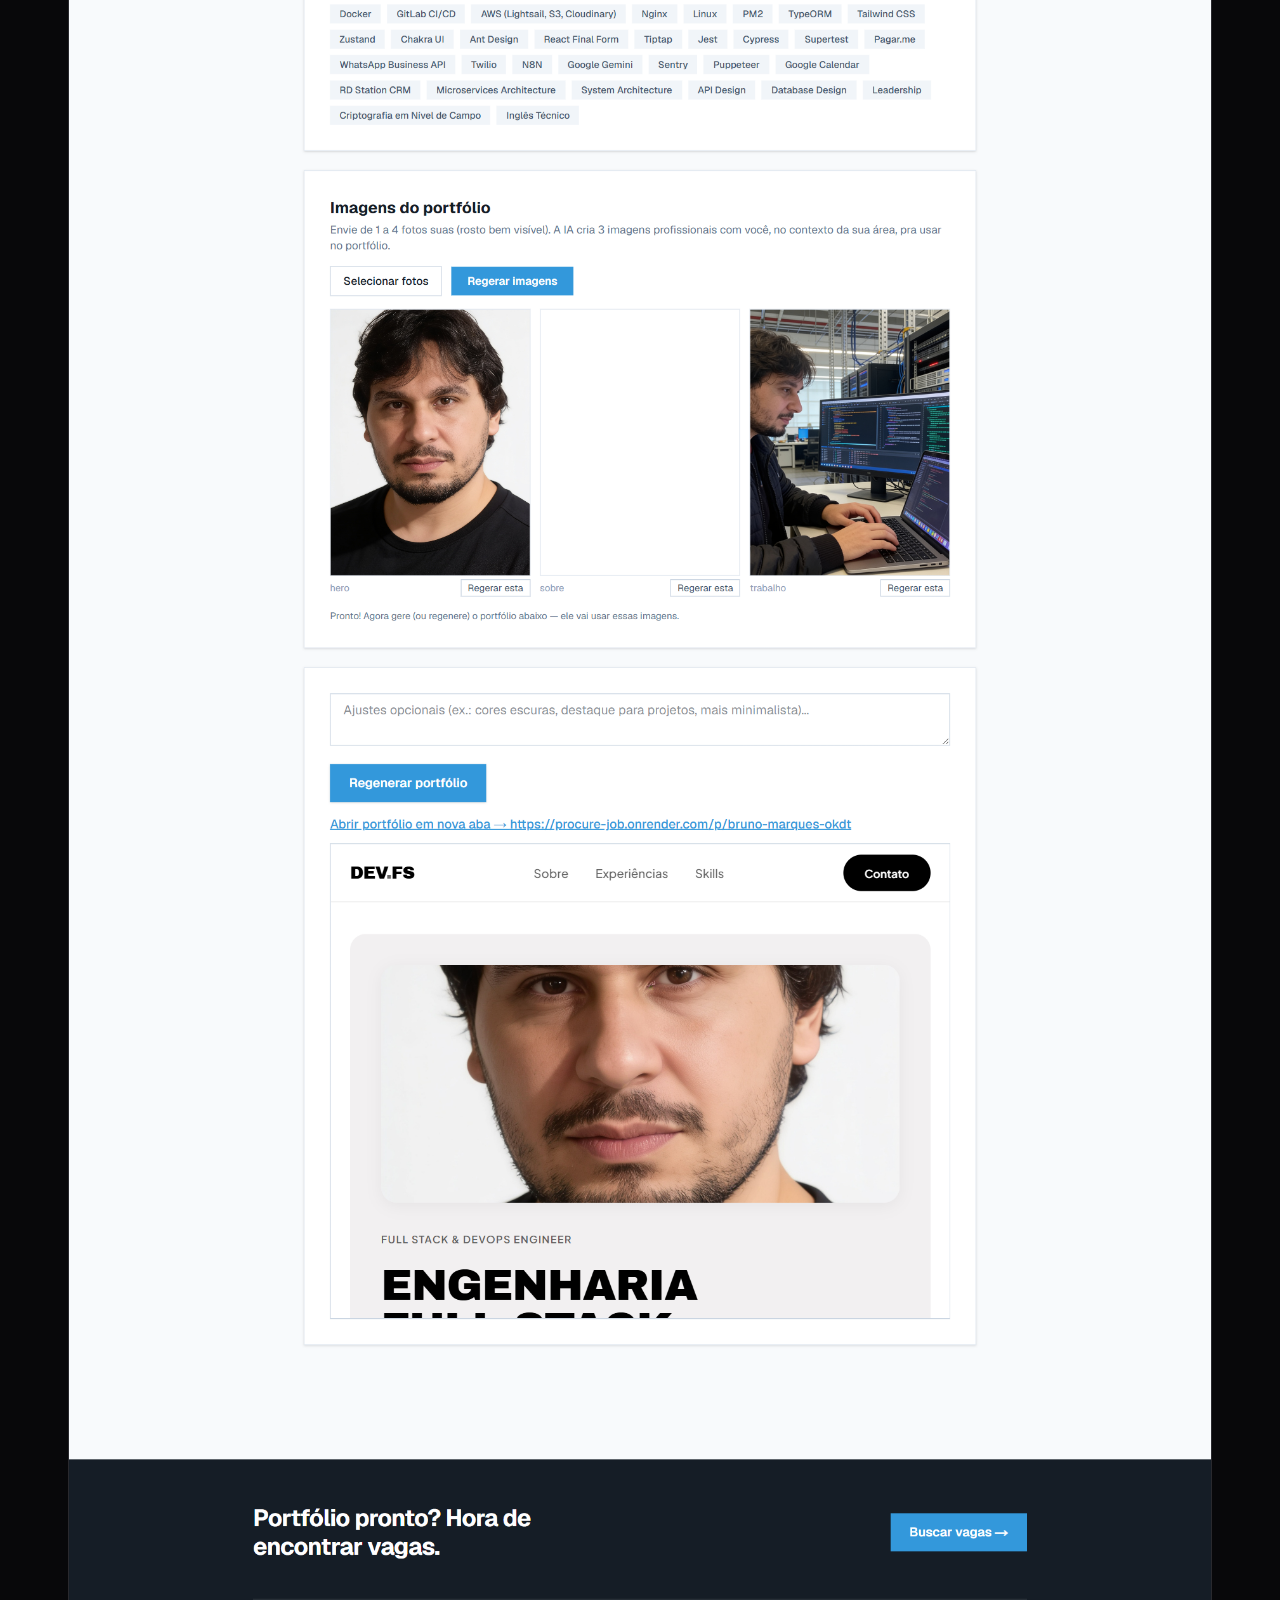
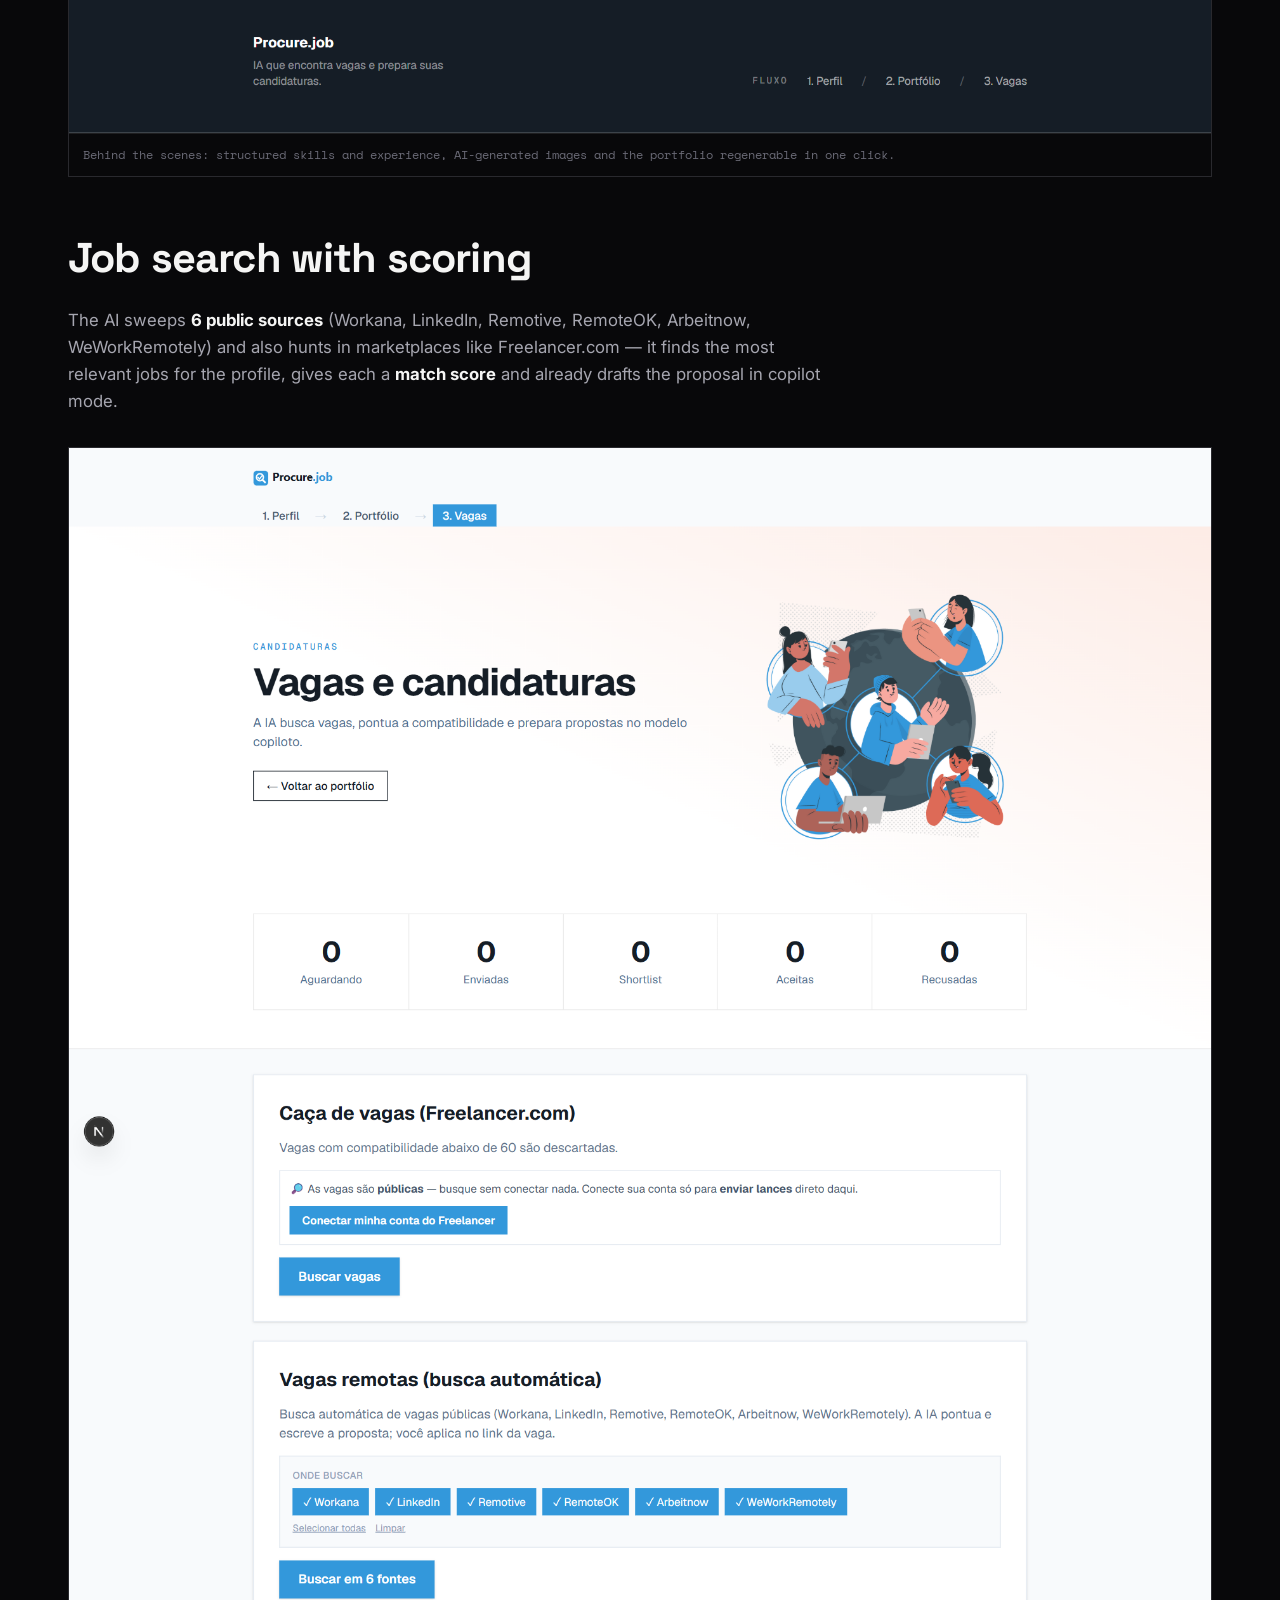
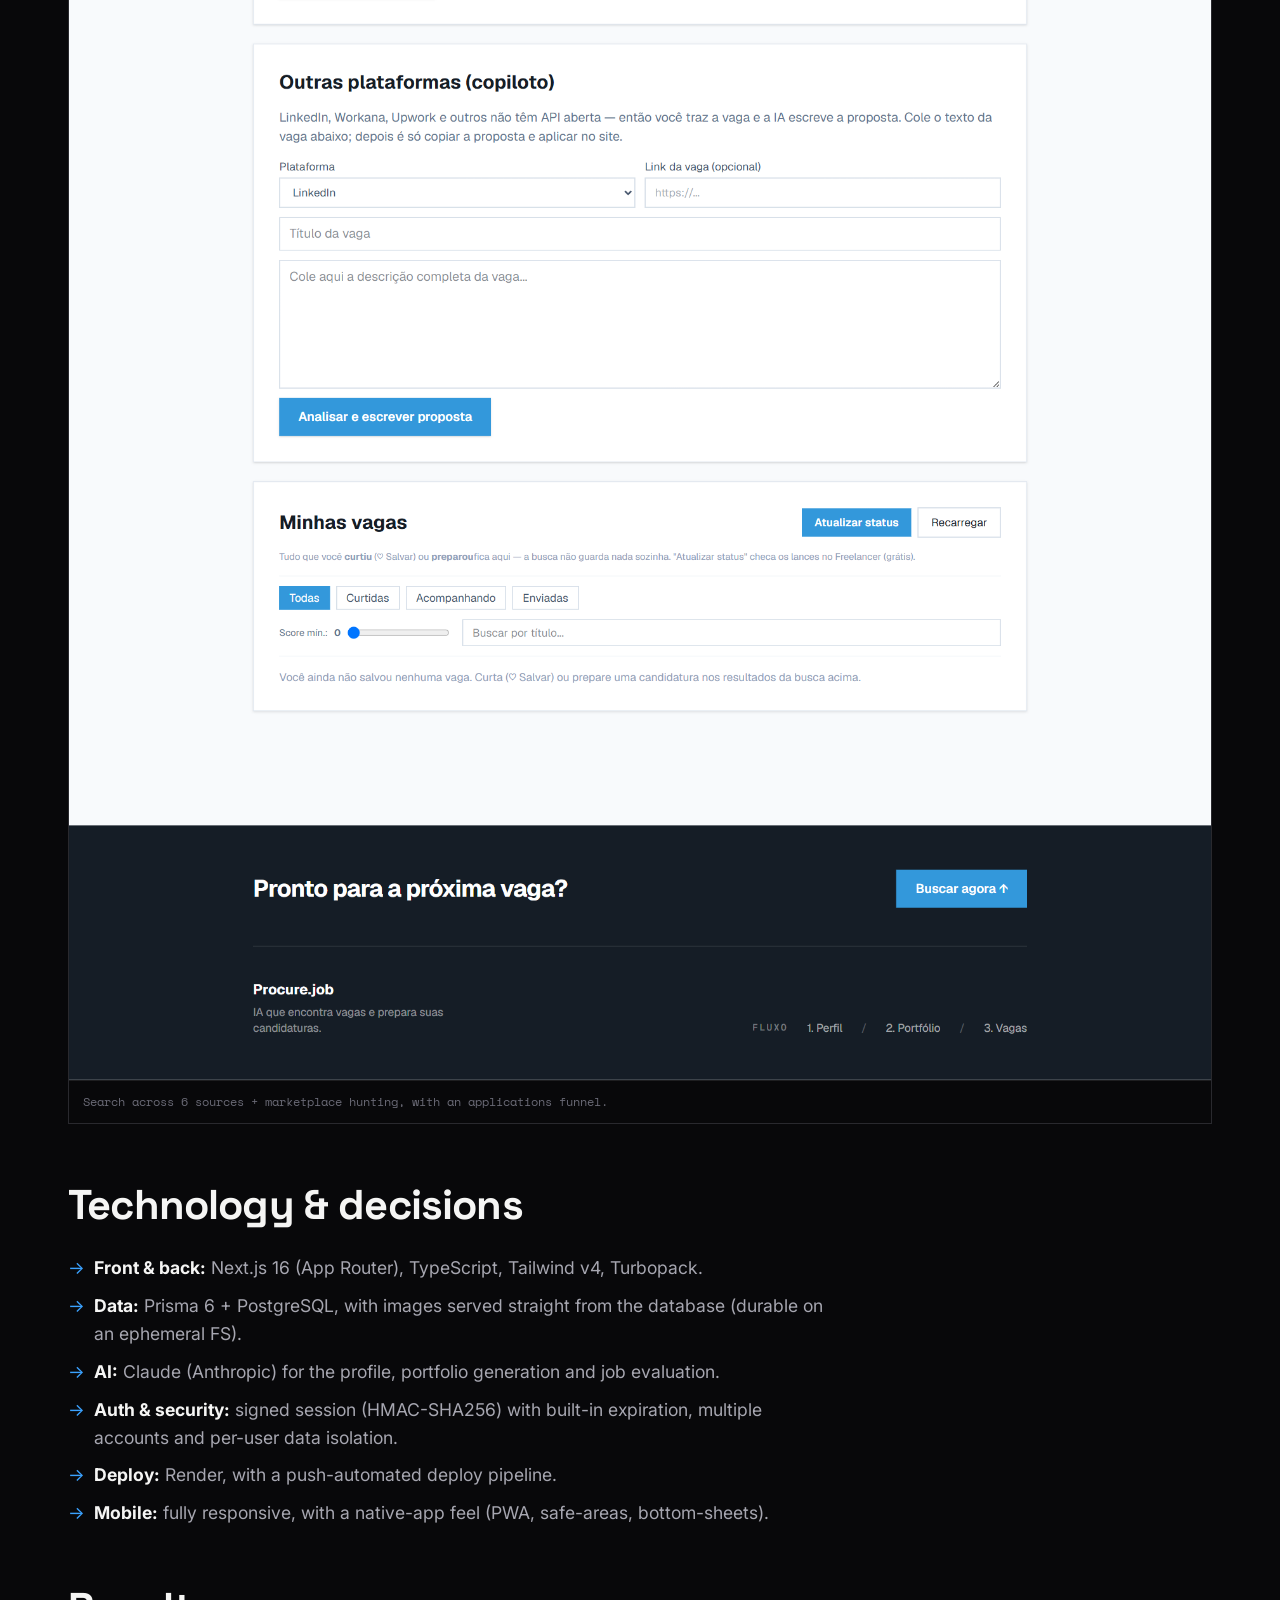
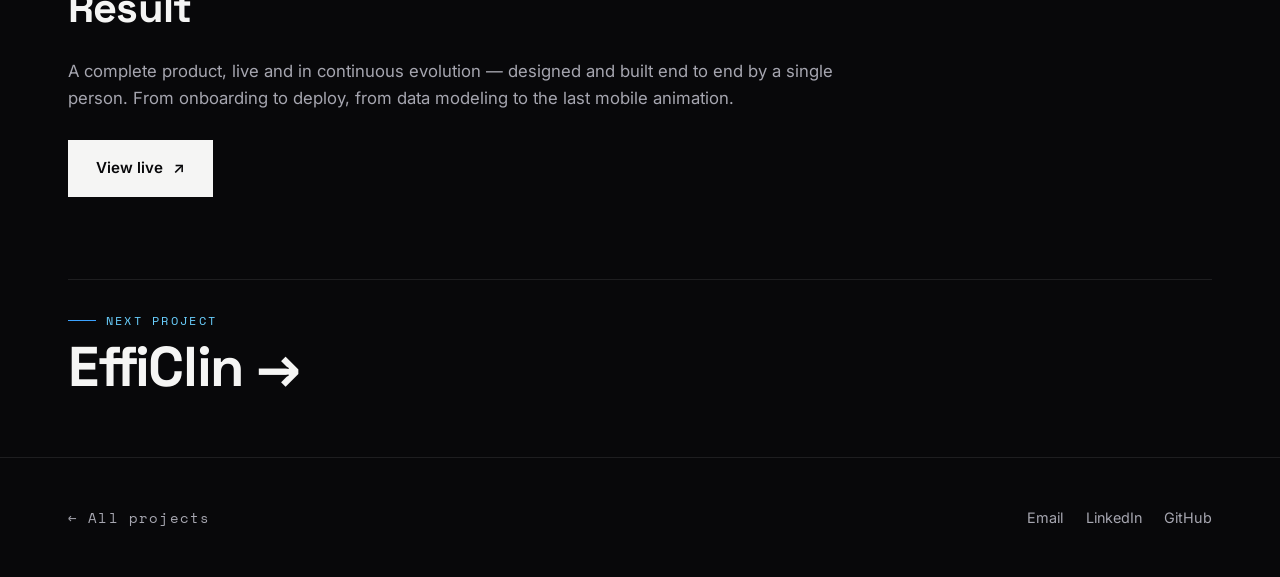
<file: projects/procure-job.html>
<!DOCTYPE html>
<html lang="pt-BR">
<head>
  <meta charset="UTF-8" />
  <meta name="viewport" content="width=device-width, initial-scale=1, viewport-fit=cover" />
  <title data-i18n="pj_title">Procure.job — Case · Bruno Marques</title>
  <meta name="description" data-i18n="pj_desc" content="Procure.job: copiloto com IA para freelancers. Perfil, portfólio e caça de vagas com pontuação. Case de produto por Bruno Marques." />
  <meta name="theme-color" content="#08080a" />
  <link rel="canonical" href="https://brcmarques-tech.github.io/projects/procure-job.html" />
  <link rel="alternate" hreflang="pt-BR" href="https://brcmarques-tech.github.io/projects/procure-job.html" />
  <link rel="alternate" hreflang="en" href="https://brcmarques-tech.github.io/projects/procure-job.html?lang=en" />
  <link rel="alternate" hreflang="es" href="https://brcmarques-tech.github.io/projects/procure-job.html?lang=es" />
  <link rel="alternate" hreflang="x-default" href="https://brcmarques-tech.github.io/projects/procure-job.html" />
  <link rel="icon" href="../assets/favicon.svg" type="image/svg+xml" />
  <link rel="preconnect" href="https://fonts.googleapis.com" />
  <link rel="preconnect" href="https://fonts.gstatic.com" crossorigin />
  <link href="https://fonts.googleapis.com/css2?family=Inter:wght@400;500;600;700&family=Space+Grotesk:wght@500;700&family=Space+Mono:wght@400;700&display=swap" rel="stylesheet" />
  <link rel="stylesheet" href="../assets/css/style.css" />
</head>
<body>
  <div class="grain" aria-hidden="true"></div>
  <div class="vignette" aria-hidden="true"></div>
  <div class="cursor-dot" aria-hidden="true"></div>
  <div class="cursor-ring" aria-hidden="true"></div>
  <div class="scroll-progress" aria-hidden="true"></div>

  <nav class="nav">
    <div class="wrap">
      <a href="../index.html" class="brand">
        <svg class="mark" viewBox="0 0 32 32" fill="none" aria-hidden="true">
          <rect x="1" y="1" width="30" height="30" stroke="#3ba2ff" stroke-width="1.5"/>
          <g font-family="'Space Grotesk', system-ui, Arial, sans-serif" font-weight="700" font-size="17" text-anchor="middle">
            <text x="22" y="22" fill="#f5f5f4" opacity="0.9">M</text>
            <text x="16.5" y="22" fill="#3ba2ff" opacity="0.92">C</text>
            <text x="11" y="22" fill="#f5f5f4">B</text>
          </g>
        </svg>
        <span>brcmarques<b>.</b>dev</span>
      </a>
      <div class="nav-links">
        <a href="../index.html#projetos" data-i18n="nav_projects">Projetos</a>
        <a href="../index.html#contato" class="nav-cta" data-magnetic="0.25" data-i18n="nav_contact">Contato</a>
        <div class="lang" role="group" aria-label="Idioma / Language / Idioma">
          <button type="button" data-lang="pt">PT</button>
          <button type="button" data-lang="en">EN</button>
          <button type="button" data-lang="es">ES</button>
        </div>
      </div>
    </div>
  </nav>

  <header class="case-hero">
    <div class="wrap">
      <a href="../index.html#projetos" class="back" data-i18n="back_projects">← Voltar aos projetos</a>
      <span class="eyebrow r" style="display:flex;margin-top:1.6rem;" data-i18n="pj_eyebrow">Produto · SaaS com IA · 2026</span>
      <h1 class="display" data-split>Procure<span class="accent">.</span>job</h1>
      <p class="lead r d2" style="max-width:56ch;" data-i18n="pj_lead">Um copiloto com IA que tira o freelancer do zero: gera perfil e portfólio profissional a partir do currículo, caça vagas em várias fontes, pontua a compatibilidade e prepara as propostas.</p>

      <div class="case-meta r d3">
        <div class="item"><div class="k" data-i18n="m_role">Função</div><div class="v" data-i18n="pj_m_role_v">Produto · design · código</div></div>
        <div class="item"><div class="k">Stack</div><div class="v">Next.js 16 · TS · Prisma</div></div>
        <div class="item"><div class="k" data-i18n="m_ai">IA</div><div class="v">Claude (Anthropic)</div></div>
        <div class="item"><div class="k" data-i18n="m_status">Status</div><div class="v" style="color:var(--accent)" data-i18n="v_live">No ar</div></div>
        <div class="item"><div class="k">Live</div><div class="v"><a href="https://procure-job.onrender.com" target="_blank" rel="noopener" data-i18n="v_open">Abrir ↗</a></div></div>
      </div>
    </div>
  </header>

  <main class="wrap">
    <div class="prose">
      <p class="big r" data-i18n="pj_big">Freelancer bom perde tempo — e vaga — em duas tarefas chatas: montar um portfólio decente e garimpar oportunidades espalhadas por dezenas de plataformas. O Procure.job resolve as duas com IA, num fluxo só.</p>

      <h2 class="r" data-i18n="h2_problem">O problema</h2>
      <p class="r" data-i18n="pj_problem">A maioria desiste do portfólio e se candidata no escuro, sem saber se tem fit. O resultado é tempo perdido em propostas que não levam a lugar nenhum, e oportunidades boas que passam batido por estarem espalhadas.</p>

      <h2 class="r" data-i18n="h2_solution">A solução</h2>
      <p class="r" data-i18n="pj_solution">Um copiloto que cobre o fluxo inteiro em três passos — <strong>perfil → portfólio → vagas</strong>. A pessoa cola o currículo (ou envia o PDF) e a IA estrutura um perfil profissional, gera uma página de portfólio editorial pronta pra compartilhar, e então busca vagas reais pontuando a compatibilidade de cada uma.</p>
    </div>

    <h2 class="prose r" style="margin-top:3rem;" data-i18n="pj_h2_input">Da entrada ao perfil</h2>
    <p class="prose muted r" style="margin-bottom:1rem;" data-i18n="pj_input_desc">Cole o currículo (ou envie o PDF) e a IA estrutura um perfil profissional — que você ajusta num editor, com geração de imagens por IA inclusa.</p>
    <div class="shots two">
      <figure class="shot r"><img src="../assets/img/procure-job/pj-onboarding.png" data-i18n-alt="pj_alt_onb" alt="Onboarding do Procure.job" loading="lazy" /><figcaption data-i18n="pj_cap_onb">Entrada — cole o currículo ou envie o PDF; a IA lê pra você.</figcaption></figure>
      <figure class="shot r d1"><img src="../assets/img/procure-job/pj-editor.png" data-i18n-alt="pj_alt_editor" alt="Editor de perfil" loading="lazy" /><figcaption data-i18n="pj_cap_editor">Perfil estruturado pela IA, pronto pra ajustar.</figcaption></figure>
    </div>

    <div class="prose">
      <h2 class="r" data-i18n="pj_h2_portfolio">Portfólio gerado pela IA</h2>
      <p class="r" data-i18n="pj_portfolio">A partir do perfil, a IA monta uma página de portfólio completa — copy, seções e layout editorial — adaptada à área de cada pessoa. Dois exemplos reais, gerados pelo sistema, de áreas totalmente diferentes:</p>
    </div>
    <div class="shots two">
      <figure class="shot r"><img src="../assets/img/procure-job/pj-site-bruno.png" data-i18n-alt="pj_alt_site1" alt="Portfólio gerado — dev full stack" loading="lazy" /><figcaption data-i18n="pj_cap_site1">Exemplo: engenheiro full stack & DevOps.</figcaption></figure>
      <figure class="shot r d1"><img src="../assets/img/procure-job/pj-site-luana.png" data-i18n-alt="pj_alt_site2" alt="Portfólio gerado — tradutora" loading="lazy" /><figcaption data-i18n="pj_cap_site2">Exemplo: tradutora literária & audiovisual.</figcaption></figure>
    </div>
    <figure class="full r"><img src="../assets/img/procure-job/pj-editor-full.png" data-i18n-alt="pj_alt_editorfull" alt="Editor com geração de imagens e regeneração do portfólio" loading="lazy" /><figcaption data-i18n="pj_cap_editorfull">Bastidores: skills e experiências estruturadas, imagens geradas por IA e o portfólio regenerável num clique.</figcaption></figure>

    <div class="prose">
      <h2 class="r" data-i18n="pj_h2_jobs">Busca de vagas com pontuação</h2>
      <p class="r" data-i18n="pj_jobs">A IA varre <strong>6 fontes públicas</strong> (Workana, LinkedIn, Remotive, RemoteOK, Arbeitnow, WeWorkRemotely) e ainda caça em marketplaces como o Freelancer.com — encontra as vagas mais relevantes pro perfil, dá uma <strong>nota de compatibilidade</strong> pra cada uma e já prepara a proposta no modo copiloto.</p>
    </div>
    <figure class="full r"><img src="../assets/img/procure-job/pj-vagas-new.png" data-i18n-alt="pj_alt_jobs" alt="Busca de vagas e candidaturas" loading="lazy" /><figcaption data-i18n="pj_cap_jobs">Busca em 6 fontes + caça em marketplaces, com funil de candidaturas.</figcaption></figure>

    <div class="prose">
      <h2 class="r" data-i18n="h2_tech">Tecnologia & decisões</h2>
      <ul class="r">
        <li data-i18n="pj_tech1"><strong>Front & back:</strong> Next.js 16 (App Router), TypeScript, Tailwind v4, Turbopack.</li>
        <li data-i18n="pj_tech2"><strong>Dados:</strong> Prisma 6 + PostgreSQL, com imagens servidas direto do banco (durável em FS efêmero).</li>
        <li data-i18n="pj_tech3"><strong>IA:</strong> Claude (Anthropic) para perfil, geração de portfólio e avaliação de vagas.</li>
        <li data-i18n="pj_tech4"><strong>Auth & segurança:</strong> sessão assinada (HMAC-SHA256) com expiração embutida, múltiplas contas e isolamento de dados por usuário.</li>
        <li data-i18n="pj_tech5"><strong>Deploy:</strong> Render, com pipeline de deploy automatizado por push.</li>
        <li data-i18n="pj_tech6"><strong>Mobile:</strong> totalmente responsivo, com sensação de app nativo (PWA, safe-areas, bottom-sheets).</li>
      </ul>

      <h2 class="r" data-i18n="h2_result">Resultado</h2>
      <p class="r" data-i18n="pj_result">Um produto completo, no ar e em evolução contínua — projetado e construído de ponta a ponta por uma pessoa só. Do onboarding ao deploy, da modelagem de dados à última animação de mobile.</p>
      <p class="r" style="margin-top:1.8rem;"><a href="https://procure-job.onrender.com" target="_blank" rel="noopener" class="btn btn-solid" data-magnetic="0.3"><span data-i18n="pj_btn_live">Ver ao vivo</span> <span class="ar">↗</span></a></p>
    </div>

    <div class="spacer"></div>
    <div class="divider"></div>
    <div class="spacer-sm"></div>
    <a href="efficlin.html" class="prose r" style="display:block;text-decoration:none;">
      <span class="eyebrow" style="display:flex;" data-i18n="next_project">Próximo projeto</span>
      <span class="display" style="font-size:clamp(2rem,6vw,3.5rem);display:block;margin-top:0.6rem;">EffiClin →</span>
    </a>
  </main>

  <footer class="footer" style="margin-top:4rem;">
    <div class="wrap">
      <a href="../index.html#projetos" class="back" data-i18n="foot_all_projects">← Todos os projetos</a>
      <div class="links">
        <a href="mailto:bruno@bcmtech.com.br" data-i18n="foot_email">E-mail</a>
        <a href="https://www.linkedin.com/in/bruno-marques-2516ab214" target="_blank" rel="noopener">LinkedIn</a>
        <a href="https://github.com/brcmarques-tech" target="_blank" rel="noopener">GitHub</a>
      </div>
    </div>
  </footer>

  <script src="../assets/js/i18n-dict.js"></script>
  <script src="../assets/js/i18n.js"></script>
  <script src="../assets/js/lenis.min.js"></script>
  <script src="../assets/js/main.js"></script>
</body>
</html>
</file>
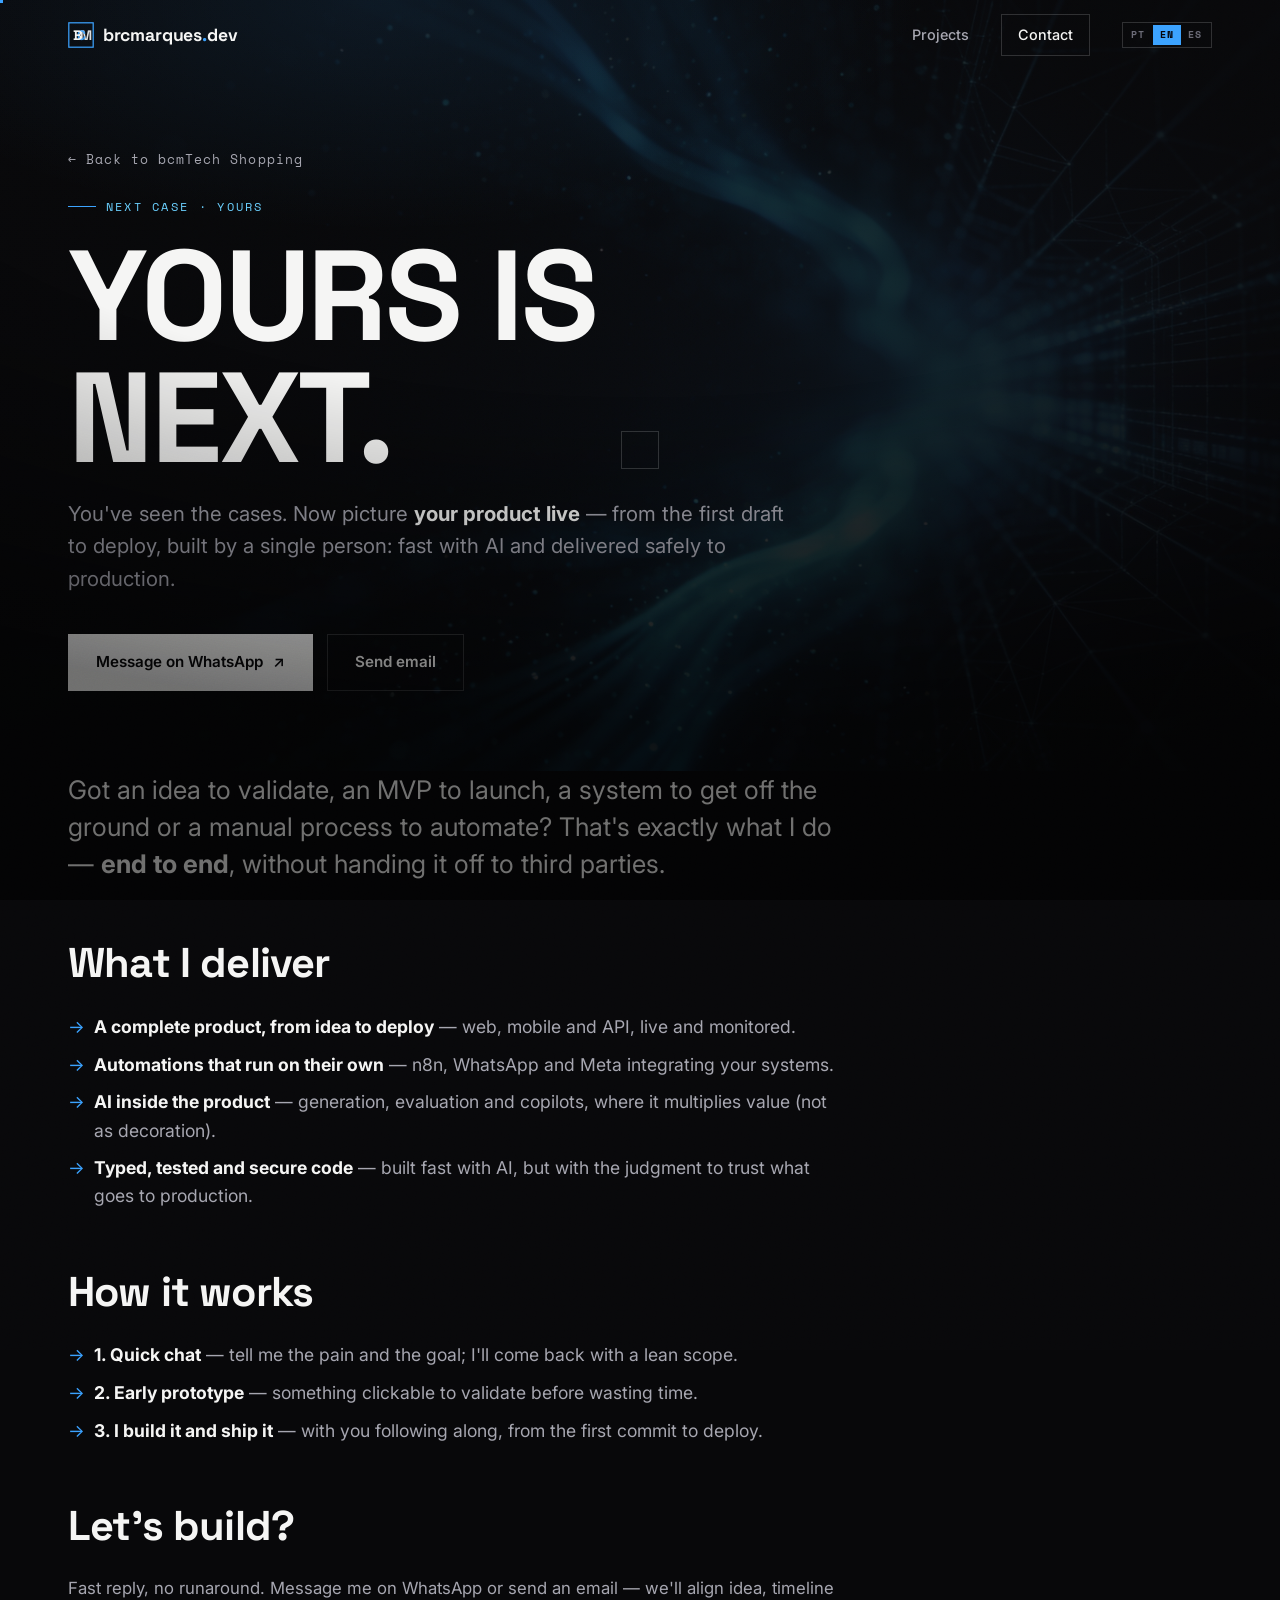
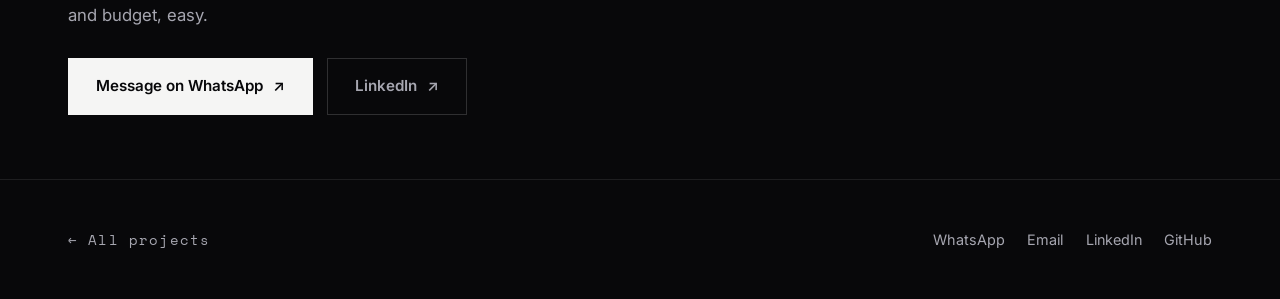
<file: projects/seu-projeto.html>
<!DOCTYPE html>
<html lang="pt-BR">
<head>
  <meta charset="UTF-8" />
  <meta name="viewport" content="width=device-width, initial-scale=1, viewport-fit=cover" />
  <title data-i18n="np_title">O próximo é o seu — Vamos construir? · Bruno Marques</title>
  <meta name="description" data-i18n="np_desc" content="Tem uma ideia, um MVP ou um sistema pra tirar do papel? Construo seu produto de ponta a ponta — da ideia ao deploy, rápido com IA e seguro em produção. Bora conversar." />
  <meta name="theme-color" content="#08080a" />
  <link rel="canonical" href="https://brcmarques-tech.github.io/projects/seu-projeto.html" />
  <link rel="alternate" hreflang="pt-BR" href="https://brcmarques-tech.github.io/projects/seu-projeto.html" />
  <link rel="alternate" hreflang="en" href="https://brcmarques-tech.github.io/projects/seu-projeto.html?lang=en" />
  <link rel="alternate" hreflang="es" href="https://brcmarques-tech.github.io/projects/seu-projeto.html?lang=es" />
  <link rel="alternate" hreflang="x-default" href="https://brcmarques-tech.github.io/projects/seu-projeto.html" />
  <link rel="icon" href="../assets/favicon.svg" type="image/svg+xml" />
  <link rel="preconnect" href="https://fonts.googleapis.com" />
  <link rel="preconnect" href="https://fonts.gstatic.com" crossorigin />
  <link href="https://fonts.googleapis.com/css2?family=Inter:wght@400;500;600;700&family=Space+Grotesk:wght@500;700&family=Space+Mono:wght@400;700&display=swap" rel="stylesheet" />
  <link rel="stylesheet" href="../assets/css/style.css" />
</head>
<body>
  <div class="grain" aria-hidden="true"></div>
  <div class="vignette" aria-hidden="true"></div>
  <div class="cursor-dot" aria-hidden="true"></div>
  <div class="cursor-ring" aria-hidden="true"></div>
  <div class="scroll-progress" aria-hidden="true"></div>

  <nav class="nav">
    <div class="wrap">
      <a href="../index.html" class="brand">
        <svg class="mark" viewBox="0 0 32 32" fill="none" aria-hidden="true">
          <rect x="1" y="1" width="30" height="30" stroke="#3ba2ff" stroke-width="1.5"/>
          <g font-family="'Space Grotesk', system-ui, Arial, sans-serif" font-weight="700" font-size="17" text-anchor="middle">
            <text x="22" y="22" fill="#f5f5f4" opacity="0.9">M</text>
            <text x="16.5" y="22" fill="#3ba2ff" opacity="0.92">C</text>
            <text x="11" y="22" fill="#f5f5f4">B</text>
          </g>
        </svg>
        <span>brcmarques<b>.</b>dev</span>
      </a>
      <div class="nav-links">
        <a href="../index.html#projetos" data-i18n="nav_projects">Projetos</a>
        <a href="../index.html#contato" class="nav-cta" data-magnetic="0.25" data-i18n="nav_contact">Contato</a>
        <div class="lang" role="group" aria-label="Idioma / Language / Idioma">
          <button type="button" data-lang="pt">PT</button>
          <button type="button" data-lang="en">EN</button>
          <button type="button" data-lang="es">ES</button>
        </div>
      </div>
    </div>
  </nav>

  <header class="case-hero" style="padding-bottom:clamp(3rem,7vw,5rem);">
    <div aria-hidden="true" style="position:absolute;inset:0;background:#08080a url('../assets/img/cta/build.jpg') center/cover no-repeat;opacity:0.55;"></div>
    <div aria-hidden="true" style="position:absolute;inset:0;background:linear-gradient(90deg, rgba(8,8,10,0.93) 0%, rgba(8,8,10,0.62) 52%, rgba(8,8,10,0.85) 100%);"></div>
    <div class="wrap" style="position:relative;z-index:2;">
      <a href="bcm-shopping.html" class="back" data-i18n="np_back">← Voltar ao bcmTech Shopping</a>
      <span class="eyebrow r" style="display:flex;margin-top:1.6rem;" data-i18n="np_eyebrow">Próximo case · o seu</span>
      <h1 class="display" data-split data-i18n="np_h1" style="font-size:clamp(2.8rem,11vw,8rem);text-transform:uppercase;margin:1.2rem 0;">O próximo<br><span class="accent">é o seu.</span></h1>
      <p class="lead r d2" style="max-width:56ch;" data-i18n="np_lead">Você viu os cases. Agora imagina o <strong style="color:var(--ink)">seu produto no ar</strong> — do primeiro rascunho ao deploy, construído por uma pessoa só: rápido com IA e entregue com segurança pra produção.</p>
      <div class="hero-actions r d3" style="display:flex;flex-wrap:wrap;gap:0.9rem;margin-top:2.4rem;">
        <a href="https://wa.me/5553991971031?text=Oi%20Bruno!%20Vi%20seu%20portf%C3%B3lio%20e%20quero%20tirar%20um%20projeto%20do%20papel." target="_blank" rel="noopener" class="btn btn-solid" data-magnetic="0.3"><span data-i18n="h_cta_wa">Chamar no WhatsApp</span> <span class="ar">↗</span></a>
        <a href="mailto:bruno@bcmtech.com.br" class="btn" data-magnetic="0.3"><span data-i18n="np_btn_email">Mandar e-mail</span></a>
      </div>
    </div>
  </header>

  <main class="wrap">
    <div class="prose">
      <p class="big r" data-i18n="np_big">Tem uma ideia pra validar, um MVP pra lançar, um sistema pra tirar do papel ou um processo manual pra automatizar? É exatamente isso que eu faço — <strong>ponta a ponta</strong>, sem repassar pra terceiros.</p>

      <h2 class="r" data-i18n="np_h2_deliver">O que eu entrego</h2>
      <ul class="r">
        <li data-i18n="np_d1"><strong>Produto completo, da ideia ao deploy</strong> — web, mobile e API, no ar e monitorado.</li>
        <li data-i18n="np_d2"><strong>Automações que rodam sozinhas</strong> — n8n, WhatsApp e Meta integrando seus sistemas.</li>
        <li data-i18n="np_d3"><strong>IA dentro do produto</strong> — geração, avaliação e copilotos, onde ela multiplica valor (não como enfeite).</li>
        <li data-i18n="np_d4"><strong>Código tipado, testado e seguro</strong> — construído rápido com IA, mas com o julgamento pra confiar no que vai pra produção.</li>
      </ul>

      <h2 class="r" data-i18n="h2_how">Como funciona</h2>
      <ul class="r">
        <li data-i18n="np_how1"><strong>1. Conversa rápida</strong> — me conta a dor e o objetivo; eu já devolvo um escopo enxuto.</li>
        <li data-i18n="np_how2"><strong>2. Protótipo cedo</strong> — algo navegável pra validar antes de gastar tempo à toa.</li>
        <li data-i18n="np_how3"><strong>3. Construo e coloco no ar</strong> — com você acompanhando, do primeiro commit ao deploy.</li>
      </ul>

      <h2 class="r" data-i18n="np_h2_build">Bora construir?</h2>
      <p class="r" data-i18n="np_build">Resposta rápida, sem enrolação. Me chama no WhatsApp ou manda um e-mail — a gente alinha ideia, prazo e orçamento numa boa.</p>
      <p class="r" style="margin-top:1.8rem;display:flex;flex-wrap:wrap;gap:0.9rem;">
        <a href="https://wa.me/5553991971031?text=Oi%20Bruno!%20Vi%20seu%20portf%C3%B3lio%20e%20quero%20tirar%20um%20projeto%20do%20papel." target="_blank" rel="noopener" class="btn btn-solid" data-magnetic="0.3"><span data-i18n="h_cta_wa">Chamar no WhatsApp</span> <span class="ar">↗</span></a>
        <a href="https://www.linkedin.com/in/bruno-marques-2516ab214" target="_blank" rel="noopener" class="btn" data-magnetic="0.3"><span>LinkedIn</span> <span class="ar">↗</span></a>
      </p>
    </div>
  </main>

  <footer class="footer" style="margin-top:4rem;">
    <div class="wrap">
      <a href="../index.html#projetos" class="back" data-i18n="foot_all_projects">← Todos os projetos</a>
      <div class="links">
        <a href="https://wa.me/5553991971031" target="_blank" rel="noopener">WhatsApp</a>
        <a href="mailto:bruno@bcmtech.com.br" data-i18n="foot_email">E-mail</a>
        <a href="https://www.linkedin.com/in/bruno-marques-2516ab214" target="_blank" rel="noopener">LinkedIn</a>
        <a href="https://github.com/brcmarques-tech" target="_blank" rel="noopener">GitHub</a>
      </div>
    </div>
  </footer>

  <script src="../assets/js/i18n-dict.js"></script>
  <script src="../assets/js/i18n.js"></script>
  <script src="../assets/js/lenis.min.js"></script>
  <script src="../assets/js/main.js"></script>
</body>
</html>
</file>
<file: assets/css/style.css>
/* =========================================================
   brcmarques.dev — Portfolio
   Dark · editorial · cinematic. Vanilla CSS, zero framework.
   Author build: Bruno Marques (brcmarques-tech)
   ========================================================= */

/* ---------- TOKENS ---------- */
:root {
  --bg:        #08080a;
  --bg-2:      #0e0e12;
  --surface:   #141419;
  --surface-2: #1b1b22;
  --ink:       #f5f5f4;
  --ink-dim:   #a6a6b0;
  --ink-faint: #6a6a76;
  --line:      rgba(255,255,255,0.09);
  --line-2:    rgba(255,255,255,0.16);
  --accent:    #3ba2ff;
  --accent-2:  #6ad0ff;
  --accent-deep:#1f6fd0;
  --warm:      #ff6a3d;
  --glow:      0 0 60px rgba(59,162,255,0.35);
  --max:       1240px;
  --pad:       clamp(1.1rem, 4.5vw, 3rem);
  --ease:      cubic-bezier(0.16, 1, 0.3, 1);
  --ease-in-out: cubic-bezier(0.65, 0, 0.35, 1);
  --font-sans: "Inter", system-ui, -apple-system, "Segoe UI", Roboto, sans-serif;
  --font-disp: "Space Grotesk", "Inter", system-ui, sans-serif;
  --font-mono: "Space Mono", ui-monospace, "SFMono-Regular", Menlo, monospace;
}

/* ---------- RESET ---------- */
*, *::before, *::after { margin: 0; padding: 0; box-sizing: border-box; border-radius: 0; }
html { -webkit-text-size-adjust: 100%; scroll-behavior: smooth; }
@media (prefers-reduced-motion: reduce) { html { scroll-behavior: auto; } }

/* Lenis smooth-scroll (overrides native smooth so they don't fight) */
html.lenis, html.lenis body { height: auto; }
.lenis.lenis-smooth { scroll-behavior: auto !important; }
.lenis.lenis-smooth [data-lenis-prevent] { overscroll-behavior: contain; }
.lenis.lenis-stopped { overflow: clip; }
.lenis.lenis-scrolling iframe { pointer-events: none; }
body {
  font-family: var(--font-sans);
  background: var(--bg);
  color: var(--ink);
  line-height: 1.6;
  font-size: clamp(1rem, 0.95rem + 0.25vw, 1.1rem);
  -webkit-font-smoothing: antialiased;
  text-rendering: optimizeLegibility;
  overflow-x: hidden;
}
a { color: inherit; text-decoration: none; }
img, svg, canvas { display: block; max-width: 100%; }
button { font: inherit; color: inherit; background: none; border: none; cursor: pointer; }
::selection { background: var(--accent); color: #04040a; }
:focus-visible { outline: 2px solid var(--accent); outline-offset: 3px; }

/* ---------- GLOBAL FX LAYERS ---------- */
/* film grain */
.grain {
  position: fixed; inset: -50%; z-index: 9990; pointer-events: none;
  opacity: 0.05; mix-blend-mode: overlay;
  background-image: url("data:image/svg+xml,%3Csvg xmlns='http://www.w3.org/2000/svg' width='120' height='120'%3E%3Cfilter id='n'%3E%3CfeTurbulence type='fractalNoise' baseFrequency='0.85' numOctaves='3' stitchTiles='stitch'/%3E%3C/filter%3E%3Crect width='100%25' height='100%25' filter='url(%23n)'/%3E%3C/svg%3E");
  animation: grain 6s steps(6) infinite;
}
@keyframes grain {
  0%,100%{transform:translate(0,0)} 10%{transform:translate(-3%,-5%)}
  30%{transform:translate(4%,-2%)} 50%{transform:translate(-2%,4%)}
  70%{transform:translate(3%,3%)} 90%{transform:translate(-4%,2%)}
}
/* vignette */
.vignette { position: fixed; inset: 0; z-index: 9989; pointer-events: none;
  background: radial-gradient(120% 80% at 50% 0%, transparent 55%, rgba(0,0,0,0.55) 100%); }

/* ---------- CUSTOM CURSOR ---------- */
.cursor-dot, .cursor-ring { position: fixed; top: 0; left: 0; z-index: 9999; pointer-events: none;
  transform: translate(-50%, -50%); will-change: transform; }
.cursor-dot { width: 6px; height: 6px; background: var(--accent); }
.cursor-ring { width: 38px; height: 38px; border: 1px solid var(--line-2);
  transition: width .25s var(--ease), height .25s var(--ease), background .25s, border-color .25s; }
.cursor-ring.hover { width: 64px; height: 64px; border-color: var(--accent); background: rgba(59,162,255,0.08); }
.cursor-ring.down { width: 26px; height: 26px; }
@media (hover: none), (pointer: coarse) { .cursor-dot, .cursor-ring { display: none; } }
/* hide native cursor only while the custom one is active */
body.has-cursor, body.has-cursor * { cursor: none !important; }

/* ---------- PRELOADER ---------- */
.preloader { position: fixed; inset: 0; z-index: 10000; background: var(--bg);
  display: flex; align-items: flex-end; justify-content: space-between;
  padding: clamp(1.5rem,5vw,3rem); transition: opacity .6s var(--ease), visibility .6s; }
.preloader.done { opacity: 0; visibility: hidden; }
.preloader .pl-word { font-family: var(--font-disp); font-weight: 700; text-transform: uppercase;
  letter-spacing: -0.02em; font-size: clamp(1.6rem, 6vw, 3rem); overflow: hidden; }
.preloader .pl-word span { display: inline-block; transform: translateY(110%); animation: plUp .8s var(--ease) forwards; }
@keyframes plUp { to { transform: translateY(0); } }
.preloader .pl-count { font-family: var(--font-mono); font-size: clamp(2.5rem,12vw,7rem);
  font-weight: 700; line-height: 1; color: var(--ink); }
.pl-bar { position: absolute; left: 0; bottom: 0; height: 2px; width: 0; background: var(--accent); box-shadow: var(--glow); }

/* ---------- LAYOUT ---------- */
.wrap { max-width: var(--max); margin: 0 auto; padding-inline: var(--pad); width: 100%; }
.eyebrow { font-family: var(--font-mono); font-size: 0.72rem; letter-spacing: 0.2em;
  text-transform: uppercase; color: var(--accent-2); display: inline-flex; align-items: center; gap: 0.6rem; }
.eyebrow::before { content: ""; width: 28px; height: 1px; background: var(--accent); display: inline-block; }
.muted { color: var(--ink-dim); }
.faint { color: var(--ink-faint); }
.display { font-family: var(--font-disp); font-weight: 700; letter-spacing: -0.025em; line-height: 0.95; }

/* ---------- SCROLL PROGRESS ---------- */
.scroll-progress { position: fixed; top: 0; left: 0; height: 2px; width: 0%; z-index: 9988;
  background: linear-gradient(90deg, var(--accent), var(--accent-2)); box-shadow: var(--glow); }

/* ---------- NAV ---------- */
.nav { position: fixed; top: 0; left: 0; right: 0; z-index: 9980;
  transition: transform .4s var(--ease), background .3s, border-color .3s;
  border-bottom: 1px solid transparent; }
.nav.scrolled { background: rgba(8,8,10,0.72); backdrop-filter: saturate(180%) blur(14px); border-color: var(--line); }
.nav.hidden { transform: translateY(-100%); }
.nav .wrap { display: flex; align-items: center; justify-content: space-between; height: 70px; }
.brand { font-family: var(--font-disp); font-weight: 700; font-size: 1.1rem; letter-spacing: -0.01em;
  display: inline-flex; align-items: center; gap: 0.55rem; }
.brand .mark { width: 26px; height: 26px; }
.brand b { color: var(--accent); }
.nav-links { display: flex; align-items: center; gap: clamp(1rem, 3vw, 2rem); font-size: 0.9rem; font-weight: 500; }
.nav-links a { color: var(--ink-dim); position: relative; transition: color .2s; }
.nav-links a::after { content: ""; position: absolute; left: 0; bottom: -4px; height: 1px; width: 0;
  background: var(--accent); transition: width .3s var(--ease); }
.nav-links a:hover { color: var(--ink); } .nav-links a:hover::after { width: 100%; }
.nav-cta { border: 1px solid var(--line-2); padding: 0.5rem 1rem !important; color: var(--ink) !important; }
.nav-cta:hover { background: var(--ink); color: var(--bg) !important; }
/* language switcher */
.lang { display: inline-flex; gap: 1px; border: 1px solid var(--line-2); padding: 2px; align-self: center; }
.lang button { font-family: var(--font-mono); font-size: 0.64rem; letter-spacing: 0.1em; font-weight: 700;
  padding: 0.3rem 0.42rem; color: var(--ink-faint); background: transparent; border: 0; cursor: pointer;
  text-transform: uppercase; line-height: 1; transition: color .2s var(--ease), background .2s var(--ease); }
.lang button:hover { color: var(--ink); }
.lang button[aria-current="true"] { color: #04040a; background: var(--accent); }
body.has-cursor .lang button { cursor: none; }
@media (max-width: 600px) { .nav-links a.hide-sm { display: none; } .nav-links { gap: 0.85rem; } }

/* ---------- BUTTONS ---------- */
.btn { position: relative; display: inline-flex; align-items: center; gap: 0.6rem;
  font-weight: 600; font-size: 0.95rem; padding: 0.95rem 1.7rem; border: 1px solid var(--line-2);
  overflow: hidden; transition: color .3s, border-color .3s; will-change: transform; }
.btn span { position: relative; z-index: 1; }
.btn::before { content: ""; position: absolute; inset: 0; background: var(--accent);
  transform: translateY(101%); transition: transform .45s var(--ease); z-index: 0; }
.btn:hover::before { transform: translateY(0); }
.btn:hover { color: #04040a; border-color: var(--accent); }
.btn-solid { background: var(--ink); color: var(--bg); border-color: var(--ink); }
.btn-solid::before { background: var(--accent); }
.btn .ar { transition: transform .3s var(--ease); } .btn:hover .ar { transform: translate(4px,-4px); }

/* ---------- HERO ---------- */
.hero { position: relative; min-height: 100svh; display: flex; flex-direction: column;
  padding: 8rem 0 2rem; overflow: hidden; }
.hero > .wrap { margin-block: auto; }
#hero-canvas { position: absolute; inset: 0; z-index: 0; opacity: 0.9; }
.hero::after { content: ""; position: absolute; inset: 0; z-index: 1; pointer-events: none;
  background: radial-gradient(80% 60% at 70% 30%, rgba(59,162,255,0.10), transparent 60%); }
.hero .wrap { position: relative; z-index: 2; }
.hero h1 { font-size: clamp(3rem, 12vw, 9.5rem); text-transform: uppercase; margin: 1.2rem 0 1.6rem; }
.hero h1 .accent { color: var(--accent); -webkit-text-stroke: 0; }
.hero h1 .outline { color: transparent; -webkit-text-stroke: 1.5px var(--ink-faint); }
.lead { font-size: clamp(1.05rem, 1.6vw, 1.4rem); max-width: 50ch; color: var(--ink-dim); }
.hero-actions { display: flex; flex-wrap: wrap; gap: 0.9rem; margin-top: 2.4rem; }
.hero-meta { position: static; margin-top: 1.6rem; z-index: 2; }
.hero-meta .wrap { display: flex; justify-content: space-between; align-items: end; gap: 1rem; flex-wrap: wrap; }
.hero-meta .item { font-family: var(--font-mono); font-size: 0.74rem; color: var(--ink-faint); letter-spacing: 0.08em; }
.hero-meta .item b { display: block; color: var(--ink); font-size: 0.95rem; margin-top: 0.2rem; font-family: var(--font-sans); }
.scroll-hint { font-family: var(--font-mono); font-size: 0.7rem; letter-spacing: 0.2em; color: var(--ink-faint);
  writing-mode: vertical-rl; display: flex; align-items: center; gap: 0.8rem; }
.scroll-hint::after { content: ""; width: 1px; height: 40px; background: linear-gradient(var(--accent), transparent); animation: scrollPulse 1.8s var(--ease) infinite; }
@keyframes scrollPulse { 0%{transform:scaleY(0);transform-origin:top} 50%{transform:scaleY(1);transform-origin:top} 51%{transform-origin:bottom} 100%{transform:scaleY(0);transform-origin:bottom} }

/* text reveal (split lines) */
.reveal-line { display: block; overflow: hidden; }
.reveal-line > * { display: inline-block; transform: translateY(110%); }
.in .reveal-line > * { transform: translateY(0); transition: transform 1s var(--ease); }
.in .reveal-line:nth-child(2) > * { transition-delay: .08s; }
.in .reveal-line:nth-child(3) > * { transition-delay: .16s; }
.in .reveal-line:nth-child(4) > * { transition-delay: .24s; }

/* generic reveal */
.r { opacity: 0; transform: translateY(34px); transition: opacity .9s var(--ease), transform .9s var(--ease); }
.r.in { opacity: 1; transform: none; }
.r.d1 { transition-delay: .08s; } .r.d2 { transition-delay: .16s; }
.r.d3 { transition-delay: .24s; } .r.d4 { transition-delay: .32s; } .r.d5 { transition-delay: .4s; }
.clip { clip-path: inset(0 100% 0 0); transition: clip-path 1.1s var(--ease); }
.clip.in { clip-path: inset(0 0 0 0); }

/* ---------- SECTION SHELL ---------- */
section { position: relative; padding: clamp(4rem, 11vw, 9rem) 0; }
.section-head { display: flex; align-items: end; justify-content: space-between; gap: 1.5rem;
  flex-wrap: wrap; margin-bottom: clamp(2rem, 5vw, 4rem); }
.section-head h2 { font-size: clamp(2rem, 6vw, 4.5rem); text-transform: uppercase; }
.section-head .idx { font-family: var(--font-mono); color: var(--accent); font-size: 0.85rem; letter-spacing: 0.15em; }
.divider { height: 1px; background: var(--line); width: 100%; }

/* ---------- MANIFESTO ---------- */
.manifesto { border-top: 1px solid var(--line); border-bottom: 1px solid var(--line); }
.manifesto .big { font-family: var(--font-disp); font-weight: 500; letter-spacing: -0.02em;
  font-size: clamp(1.6rem, 5vw, 3.6rem); line-height: 1.12; max-width: 20ch; }
.manifesto .big em { font-style: normal; color: var(--ink-faint); }
.manifesto .big b { color: var(--accent); font-weight: 700; }

/* ---------- MARQUEE ---------- */
.marquee { overflow: hidden; border-top: 1px solid var(--line); border-bottom: 1px solid var(--line);
  padding: 1.4rem 0; background: var(--bg-2); }
.marquee-track { display: flex; gap: 3rem; width: max-content; animation: marquee 28s linear infinite; }
.marquee:hover .marquee-track { animation-play-state: paused; }
.marquee-track span { font-family: var(--font-disp); font-weight: 700; text-transform: uppercase;
  font-size: clamp(1.4rem, 4vw, 2.6rem); color: var(--ink-faint); letter-spacing: -0.01em; display: inline-flex; align-items: center; gap: 3rem; }
.marquee-track span::after { content: "✦"; color: var(--accent); font-size: 0.6em; }
@keyframes marquee { to { transform: translateX(-50%); } }

/* ---------- STATS ---------- */
.stats { display: grid; grid-template-columns: repeat(2,1fr); gap: 1px; background: var(--line); border: 1px solid var(--line); }
@media (min-width: 760px) { .stats { grid-template-columns: repeat(4,1fr); } }
.stat { background: var(--bg); padding: clamp(1.6rem,4vw,2.6rem); }
.stat .num { font-family: var(--font-disp); font-weight: 700; font-size: clamp(2.4rem,7vw,4rem); line-height: 1; letter-spacing: -0.02em; }
.stat .num .suf { color: var(--accent); }
.stat .lbl { font-family: var(--font-mono); font-size: 0.74rem; letter-spacing: 0.1em; text-transform: uppercase; color: var(--ink-dim); margin-top: 0.7rem; }

/* ---------- FEATURED PROJECT ---------- */
.featured { overflow: visible; }
.featured .inner { display: grid; grid-template-columns: 1fr; gap: clamp(1.5rem, 3vw, 2.5rem); }
@media (min-width: 920px) { .featured .inner { grid-template-columns: 0.82fr 1.18fr; align-items: center; } }
.featured .copy { padding: 0; display: flex; flex-direction: column; gap: 1.2rem; justify-content: center; }
.featured h3 { font-family: var(--font-disp); font-weight: 700; font-size: clamp(2rem,5vw,3.4rem); letter-spacing: -0.02em; line-height: 1; }
.featured .shot-wrap { position: relative; border-left: 1px solid var(--line); min-height: 320px; overflow: hidden; background: #000; }
.featured .shot-wrap img { width: 100%; height: 100%; object-fit: cover; object-position: top center;
  transition: transform 1.2s var(--ease); }
.featured:hover .shot-wrap img { transform: scale(1.04); }
.featured .shot-wrap::after { content: ""; position: absolute; inset: 0; background: linear-gradient(120deg, rgba(8,8,10,0.5), transparent 40%); }
@media (max-width: 919px) { .featured .shot-wrap { border-left: none; border-top: 1px solid var(--line); } }

/* ---------- PROJECTS GRID ---------- */
.projects { display: grid; grid-template-columns: 1fr; gap: 1px; background: var(--line); border: 1px solid var(--line); }
@media (min-width: 760px) { .projects { grid-template-columns: 1fr 1fr; } }
.proj { position: relative; background: var(--bg); padding: clamp(1.6rem,3.5vw,2.6rem);
  display: flex; flex-direction: column; gap: 1rem; min-height: 280px; overflow: hidden;
  transition: background .4s var(--ease); }
.proj::before { content: ""; position: absolute; left: 0; top: 0; height: 2px; width: 0; background: var(--accent); transition: width .5s var(--ease); }
.proj:hover { background: var(--surface); } .proj:hover::before { width: 100%; }
.proj .num-tag { font-family: var(--font-mono); font-size: 0.74rem; color: var(--ink-faint); letter-spacing: 0.1em; }
.proj .top { display: flex; align-items: start; justify-content: space-between; gap: 1rem; }
.proj h3 { font-family: var(--font-disp); font-weight: 700; font-size: clamp(1.6rem,3vw,2.1rem); letter-spacing: -0.01em; }
.proj .arrow { font-size: 1.4rem; color: var(--accent); transition: transform .35s var(--ease); }
.proj:hover .arrow { transform: translate(5px,-5px); }
.proj p { color: var(--ink-dim); font-size: 0.97rem; flex: 1; }
.tags { display: flex; flex-wrap: wrap; gap: 0.45rem; }
.tag { font-family: var(--font-mono); font-size: 0.7rem; letter-spacing: 0.04em; padding: 0.3rem 0.65rem;
  border: 1px solid var(--line); color: var(--ink-dim); }
.proj.soon { opacity: 0.6; }
.badge { font-family: var(--font-mono); font-size: 0.66rem; font-weight: 700; letter-spacing: 0.1em; text-transform: uppercase;
  padding: 0.25rem 0.6rem; background: var(--accent); color: #04040a; }
.badge.ghost { background: transparent; color: var(--ink-faint); border: 1px solid var(--line); }

/* ---------- CAPABILITIES ---------- */
.caps { display: grid; grid-template-columns: 1fr; gap: 1px; background: var(--line); border: 1px solid var(--line); }
@media (min-width: 760px) { .caps { grid-template-columns: repeat(3,1fr); } }
.cap { background: var(--bg); padding: clamp(1.6rem,4vw,2.4rem); display: flex; flex-direction: column; gap: 0.9rem;
  transition: background .4s; }
.cap:hover { background: var(--surface); }
.cap .ic { width: 46px; height: 46px; display: inline-flex; align-items: center; justify-content: center;
  border: 1px solid var(--line); color: var(--accent); transition: border-color .4s var(--ease), background .4s; }
.cap .ic svg { width: 24px; height: 24px; stroke: currentColor; fill: none; stroke-width: 1.6; stroke-linecap: round; stroke-linejoin: round; }
.cap:hover .ic { border-color: var(--accent); background: rgba(59,162,255,0.07); }
.cap h4 { font-family: var(--font-disp); font-weight: 700; font-size: 1.2rem; }
.cap p { color: var(--ink-dim); font-size: 0.92rem; }
.cap ul { list-style: none; display: flex; flex-wrap: wrap; gap: 0.4rem; margin-top: 0.3rem; }
.cap li { font-family: var(--font-mono); font-size: 0.72rem; color: var(--ink-faint); border: 1px solid var(--line); padding: 0.22rem 0.5rem; }

/* ---------- PROCESS / TIMELINE ---------- */
.timeline { display: grid; gap: 1px; background: var(--line); border: 1px solid var(--line); }
.step { background: var(--bg); padding: clamp(1.5rem,4vw,2.6rem); display: grid; grid-template-columns: auto 1fr; gap: 1.4rem; align-items: start;
  transition: background .4s; }
.step:hover { background: var(--surface); }
.step .no { font-family: var(--font-disp); font-weight: 700; font-size: clamp(2rem,5vw,3.2rem); color: var(--ink-faint); line-height: 1; min-width: 2.5ch; }
.step:hover .no { color: var(--accent); }
.step h4 { font-family: var(--font-disp); font-weight: 700; font-size: clamp(1.2rem,2.5vw,1.6rem); margin-bottom: 0.4rem; }
.step p { color: var(--ink-dim); font-size: 0.95rem; max-width: 60ch; }

/* ---------- CINEMATIC BAND ---------- */
.band { position: relative; min-height: 72vh; display: flex; align-items: center; overflow: hidden;
  border-top: 1px solid var(--line); border-bottom: 1px solid var(--line); padding: 0; }
.band-img { position: absolute; inset: -12% 0; background-size: cover; background-position: center 30%; will-change: transform; }
.band-overlay { position: absolute; inset: 0; background:
  linear-gradient(90deg, rgba(8,8,10,0.94) 0%, rgba(8,8,10,0.55) 55%, rgba(8,8,10,0.78) 100%),
  radial-gradient(60% 80% at 20% 50%, rgba(59,162,255,0.12), transparent 70%); }
.band-content { position: relative; z-index: 2; padding-block: clamp(3rem,8vw,5rem); }
.band-quote { font-size: clamp(2.6rem, 9vw, 6.5rem); text-transform: uppercase; margin-top: 1rem; }
.band-quote .accent { color: var(--accent); }

/* ---------- ABOUT ---------- */
.about-photo { position: relative; border: 1px solid var(--line); overflow: hidden; background: var(--surface); margin-bottom: 1.6rem; }
.about-photo img { width: 100%; display: block; transition: transform 1.1s var(--ease); }
.about-photo:hover img { transform: scale(1.05); }
.about-photo::after { content: ""; position: absolute; inset: 0; pointer-events: none;
  background: linear-gradient(180deg, transparent 60%, rgba(8,8,10,0.4)); }
.about-grid { display: grid; gap: clamp(2rem,5vw,3.5rem); grid-template-columns: 1fr; }
@media (min-width: 880px) { .about-grid { grid-template-columns: 1.5fr 1fr; } }
.about-grid .bio p { font-size: clamp(1.1rem,2vw,1.45rem); line-height: 1.5; margin-bottom: 1.2rem; }
.about-grid .bio p.first { color: var(--ink); } .about-grid .bio p { color: var(--ink-dim); }
.about-grid .bio strong { color: var(--accent); font-weight: 600; }
.facts { border-top: 1px solid var(--line); }
.fact { display: flex; justify-content: space-between; gap: 1rem; padding: 1rem 0; border-bottom: 1px solid var(--line); }
.fact .k { font-family: var(--font-mono); font-size: 0.74rem; letter-spacing: 0.1em; text-transform: uppercase; color: var(--ink-faint); }
.fact .v { font-weight: 600; text-align: right; }
.skill-list { display: flex; flex-wrap: wrap; gap: 0.5rem; margin-top: 1.4rem; }
.skill { font-family: var(--font-mono); font-size: 0.78rem; padding: 0.45rem 0.75rem; background: var(--surface); border: 1px solid var(--line); transition: border-color .3s, color .3s, transform .3s; }
.skill:hover { border-color: var(--accent); color: var(--accent); transform: translateY(-2px); }

/* ---------- CONTACT CTA ---------- */
.cta { text-align: center; border-top: 1px solid var(--line); }
.cta h2 { font-size: clamp(2.6rem, 11vw, 9rem); text-transform: uppercase; line-height: 0.95; }
.cta h2 a { transition: color .3s; } .cta h2 a:hover { color: var(--accent); }
.cta .sub { color: var(--ink-dim); max-width: 44ch; margin: 1.5rem auto 0; }
.cta-links { display: flex; flex-wrap: wrap; gap: 1rem; justify-content: center; margin-top: 2.5rem; }

/* ---------- FOOTER ---------- */
.footer { border-top: 1px solid var(--line); padding: 3rem 0; }
.footer .wrap { display: flex; flex-wrap: wrap; gap: 1.5rem; align-items: center; justify-content: space-between; }
.footer .links { display: flex; gap: 1.4rem; flex-wrap: wrap; }
.footer a { color: var(--ink-dim); font-size: 0.9rem; transition: color .2s; } .footer a:hover { color: var(--accent); }
.footer .copy { font-family: var(--font-mono); font-size: 0.75rem; color: var(--ink-faint); }

/* =========================================================
   PROJECT CASE PAGE
   ========================================================= */
.case-hero { position: relative; padding: 9rem 0 3rem; overflow: hidden; }
.case-hero::after { content: ""; position: absolute; inset: 0; background: radial-gradient(70% 50% at 30% 0%, rgba(59,162,255,0.10), transparent 60%); pointer-events: none; }
.case-hero .wrap { position: relative; z-index: 1; }
.back { font-family: var(--font-mono); font-size: 0.8rem; letter-spacing: 0.08em; color: var(--ink-dim); transition: color .2s; }
.back:hover { color: var(--accent); }
.case-hero h1 { font-size: clamp(2.8rem, 10vw, 7rem); text-transform: uppercase; margin: 1.2rem 0; }
.case-meta { display: grid; grid-template-columns: repeat(2,1fr); gap: 1px; background: var(--line); border: 1px solid var(--line); margin-top: 2.5rem; }
@media (min-width: 760px) { .case-meta { grid-template-columns: repeat(5,1fr); } }
.case-meta .item { background: var(--bg); padding: 1.2rem 1.4rem; }
.case-meta .k { font-family: var(--font-mono); font-size: 0.68rem; letter-spacing: 0.12em; text-transform: uppercase; color: var(--ink-faint); }
.case-meta .v { font-weight: 600; margin-top: 0.4rem; font-size: 0.95rem; }
.case-meta .v a { color: var(--accent); }

.prose { max-width: 70ch; }
.prose h2 { font-family: var(--font-disp); font-weight: 700; font-size: clamp(1.6rem, 4.5vw, 2.6rem); margin: 3rem 0 1rem; letter-spacing: -0.02em; }
.prose p { margin-bottom: 1.1rem; color: var(--ink-dim); font-size: 1.05rem; }
.prose p.big { color: var(--ink); font-size: clamp(1.2rem,2.4vw,1.6rem); line-height: 1.45; }
.prose ul { margin: 0 0 1.2rem 0; list-style: none; }
.prose li { position: relative; padding-left: 1.6rem; margin-bottom: 0.6rem; color: var(--ink-dim); }
.prose li::before { content: "→"; position: absolute; left: 0; color: var(--accent); }
.prose strong { color: var(--ink); }

.shots { display: grid; gap: 1px; background: var(--line); border: 1px solid var(--line); margin: 2rem 0; }
@media (min-width: 760px) { .shots.two { grid-template-columns: 1fr 1fr; } }
.shot { background: var(--surface); overflow: hidden; }
.shot img { width: 100%; height: auto; transition: transform 1s var(--ease); }
.shot:hover img { transform: scale(1.03); }
.shot figcaption { font-family: var(--font-mono); font-size: 0.74rem; color: var(--ink-faint); padding: 0.7rem 0.9rem; border-top: 1px solid var(--line); background: var(--bg); }
figure.full { margin: 2rem 0; border: 1px solid var(--line); overflow: hidden; background: var(--surface); }
figure.full img { width: 100%; }
figure.full figcaption { font-family: var(--font-mono); font-size: 0.74rem; color: var(--ink-faint); padding: 0.7rem 0.9rem; border-top: 1px solid var(--line); background: var(--bg); }

/* ---------- UTILITIES ---------- */
.spacer-sm { height: 2rem; } .spacer { height: 4rem; }
.center { text-align: center; }
.no-scroll { overflow: hidden; }

/* =========================================================
   RESPONSIVE POLISH — telas pequenas / tablets
   ========================================================= */

/* Hero: vira coluna natural no mobile — sem hero-meta absoluto sobrepondo o texto */
@media (max-width: 600px) {
  .hero { min-height: auto; padding: 6.5rem 0 3rem; flex-direction: column; align-items: stretch; }
  .hero-meta { position: static; margin-top: 2.4rem; }
  .hero-meta .wrap { padding-inline: 0; }
  .scroll-hint { display: none; }
}

/* Nav: em telas minúsculas, deixa só a logo + CTA "Contato" (Projetos fica a um scroll) */
@media (max-width: 480px) {
  .brand { font-size: 1rem; gap: 0.45rem; }
  .brand .mark { width: 23px; height: 23px; }
  .nav-links a:not(.nav-cta) { display: none; }
  .nav-cta { padding: 0.5rem 0.95rem !important; }
}

/* Capacidades: 2 colunas no tablet (3 ficava apertado a ~768) */
@media (min-width: 760px) and (max-width: 919px) {
  .caps { grid-template-columns: 1fr 1fr; }
}

/* Case: meta em 1 coluna em telas minúsculas */
@media (max-width: 430px) {
  .case-meta { grid-template-columns: 1fr; }
}

/* ---------- DESTAQUE: telas flutuando livres (desktop) / carrossel (mobile) ---------- */
.feat-gallery { position: relative; min-height: clamp(400px, 44vw, 520px); }
.fcard { position: absolute; margin: 0; overflow: hidden; background: #000;
  border: 1px solid var(--line-2); box-shadow: 0 22px 52px rgba(0,0,0,0.6);
  transition: transform .45s var(--ease), box-shadow .45s var(--ease), border-color .3s;
  animation: floatY var(--dur, 7s) ease-in-out infinite; will-change: transform; }
.fcard img { width: 100%; height: 100%; object-fit: cover; display: block; }
.fcard.web { aspect-ratio: 16 / 10; }  .fcard.web img { object-position: top left; }
.fcard.phone { aspect-ratio: 9 / 19; } .fcard.phone img { object-position: top center; }
@keyframes floatY {
  0%, 100% { transform: translateY(0) rotate(var(--rot)); }
  50% { transform: translateY(-15px) rotate(calc(var(--rot) + 0.8deg)); }
}
/* posições + ritmo de flutuação (cada uma diferente = movimento orgânico) */
.c1 { width: 57%; top: 6%;  left: 1%;  z-index: 2; --rot: -2deg; --dur: 7s;   animation-delay: -0.5s; }
.c2 { width: 21%; max-width: 124px; bottom: 8%; left: 21%; z-index: 5; --rot: 2deg;  --dur: 5.5s; animation-delay: -2s; }
.c3 { width: 48%; right: 2%; bottom: 7%; z-index: 3; --rot: 2deg;  --dur: 8s;   animation-delay: -3.5s; }
.c4 { width: 19%; max-width: 112px; top: 9%; right: 8%; z-index: 4; --rot: -3deg; --dur: 6s;   animation-delay: -1s; }
/* hover: avança — cresce, endireita, vem pra frente e pausa o float */
@media (hover: hover) {
  .fcard:hover { animation-play-state: paused; transform: scale(1.14) rotate(0deg) !important;
    box-shadow: 0 40px 90px rgba(0,0,0,0.8); border-color: var(--accent); z-index: 9; }
}
.feat-swipe { display: none; }

/* tablet/celular: vira carrossel deslizável com snap (sem flutuar) */
@media (max-width: 919px) {
  .feat-gallery { display: flex; gap: 0.9rem; min-height: 0; overflow-x: auto;
    scroll-snap-type: x mandatory; -webkit-overflow-scrolling: touch;
    padding: 0.4rem 0 0.3rem; scrollbar-width: none; }
  .feat-gallery::-webkit-scrollbar { display: none; }
  .fcard { position: static; flex: 0 0 auto; transform: none; animation: none;
    scroll-snap-align: center; box-shadow: 0 16px 38px rgba(0,0,0,0.5); }
  .fcard.web { width: min(86%, 470px); }
  .fcard.phone { width: min(52%, 240px); max-width: none; }
  .feat-swipe { display: block; position: absolute; top: -1.4rem; right: 0.2rem; z-index: 6;
    font-family: var(--font-mono); font-size: 0.62rem; letter-spacing: 0.14em;
    text-transform: uppercase; color: var(--ink-faint); pointer-events: none; }
}

/* ---------- REDUCED MOTION ---------- */
@media (prefers-reduced-motion: reduce) {
  *, *::before, *::after { animation-duration: 0.001ms !important; animation-iteration-count: 1 !important; transition-duration: 0.001ms !important; }
  .r, .clip, .reveal-line > * { opacity: 1 !important; transform: none !important; clip-path: none !important; }
  .grain { display: none; }
}
</file>
